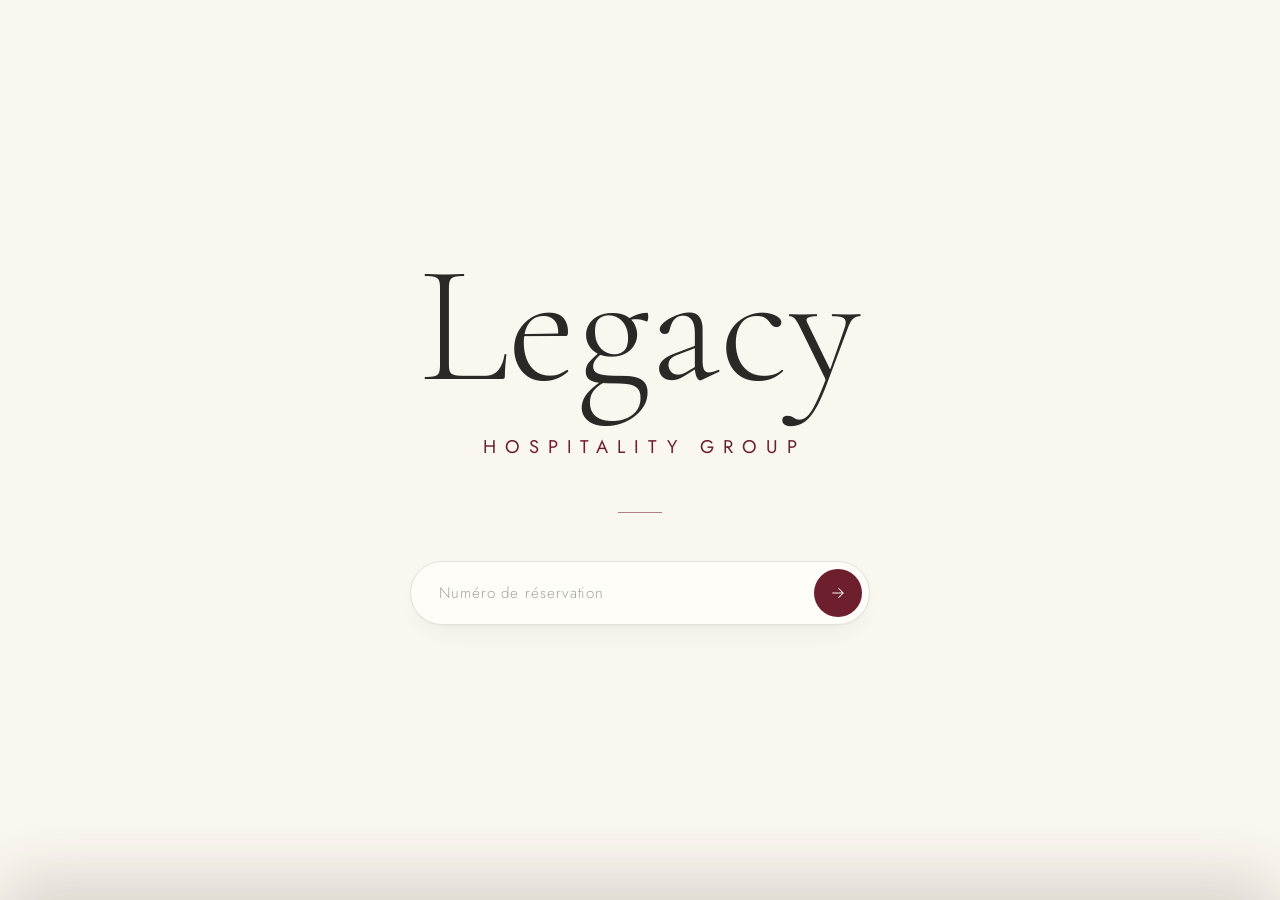
<file: index.html>
<!DOCTYPE html>
<html lang="fr">
<head>
  <meta charset="UTF-8">
  <meta name="viewport" content="width=device-width, initial-scale=1.0">
  <title>Legacy Hospitality Group</title>
  <link rel="preconnect" href="https://fonts.googleapis.com">
  <link rel="preconnect" href="https://fonts.gstatic.com" crossorigin>
  <link href="https://fonts.googleapis.com/css2?family=Cormorant+Garamond:wght@300;400;500&family=Jost:wght@300;400;500&display=swap" rel="stylesheet">
  <style>
    :root {
      --ivory: #FAF7F0;
      --cream: #F3EEE3;
      --grey-light: #E4E1DB;
      --grey: #A8A39B;
      --ink: #2B2826;
      --burgundy: #6E1F2E;
      --burgundy-deep: #561723;
    }

    * { margin: 0; padding: 0; box-sizing: border-box; }

    html, body { height: 100%; }

    body {
      background: var(--ivory);
      color: var(--ink);
      font-family: 'Jost', system-ui, sans-serif;
      font-weight: 300;
      -webkit-font-smoothing: antialiased;
      display: flex;
      align-items: center;
      justify-content: center;
      min-height: 100vh;
      padding: 24px 16px;
    }

    main {
      width: 100%;
      max-width: 960px;
      text-align: center;
      animation: rise 1.4s cubic-bezier(.2,.7,.2,1) both;
    }

    h1 {
      font-family: 'Cormorant Garamond', serif;
      font-weight: 300;
      line-height: 1.05;
      letter-spacing: 0.01em;
      color: var(--ink);
    }

    h1 .legacy {
      display: block;
      font-size: clamp(4.2rem, 16vw, 10.5rem);
    }

    h1 .group {
      display: block;
      margin-top: 22px;
      font-family: 'Jost', sans-serif;
      font-weight: 400;
      font-size: clamp(0.85rem, 2.6vw, 1.15rem);
      letter-spacing: 0.48em;
      text-transform: uppercase;
      color: var(--burgundy);
      padding-left: 0.48em; /* compense le letter-spacing final */
    }

    .divider {
      width: 44px;
      height: 1px;
      background: var(--burgundy);
      opacity: .55;
      margin: 56px auto 48px;
    }

    form {
      display: flex;
      align-items: center;
      gap: 8px;
      max-width: 460px;
      margin: 0 auto;
      padding: 7px 7px 7px 28px;
      background: #FFFDF8;
      border: 1px solid var(--grey-light);
      border-radius: 999px;
      box-shadow: 0 1px 2px rgba(43,40,38,.03), 0 12px 32px -16px rgba(43,40,38,.12);
      transition: border-color .4s ease, box-shadow .4s ease;
    }

    form:focus-within {
      border-color: rgba(110,31,46,.35);
      box-shadow: 0 1px 2px rgba(43,40,38,.03), 0 16px 40px -18px rgba(110,31,46,.25);
    }

    form.error { animation: shake .45s ease; border-color: rgba(110,31,46,.55); }

    label.sr {
      position: absolute; width: 1px; height: 1px; overflow: hidden; clip: rect(0 0 0 0);
    }

    input {
      flex: 1;
      min-width: 0;
      border: none;
      outline: none;
      background: transparent;
      font-family: 'Jost', sans-serif;
      font-size: 0.95rem;
      font-weight: 400;
      letter-spacing: 0.14em;
      text-transform: uppercase;
      color: var(--ink);
      padding: 12px 0;
    }

    input::placeholder {
      color: var(--grey);
      font-weight: 300;
      letter-spacing: 0.06em;
      text-transform: none;
    }

    button {
      flex-shrink: 0;
      width: 48px;
      height: 48px;
      border: none;
      border-radius: 50%;
      background: var(--burgundy);
      color: var(--ivory);
      cursor: pointer;
      display: grid;
      place-items: center;
      transition: background .3s ease, transform .3s ease;
    }

    button:hover { background: var(--burgundy-deep); transform: translateX(2px); }
    button:focus-visible { outline: 2px solid var(--burgundy); outline-offset: 3px; }

    button svg { width: 18px; height: 18px; }

    @keyframes rise {
      from { opacity: 0; transform: translateY(14px); }
      to   { opacity: 1; transform: none; }
    }

    @keyframes shake {
      20%, 60% { transform: translateX(-5px); }
      40%, 80% { transform: translateX(5px); }
    }

    .message {
      min-height: 1.4em;
      margin-top: 18px;
      font-size: 0.82rem;
      letter-spacing: 0.06em;
      color: var(--burgundy);
      opacity: 0;
      transition: opacity .4s ease;
    }

    .message.visible { opacity: 1; }

    /* ---------- Transition vers la page de l'hôtel ---------- */
    .curtain {
      position: fixed;
      inset: 0;
      z-index: 10;
      background: #FAF7F0; /* fond ivoire de la page de l'hôtel */
      border-radius: 32px 32px 0 0;
      box-shadow: 0 -24px 60px rgba(60, 45, 30, 0.16);
      transform: translateY(100%);
      pointer-events: none;
    }

    .leaving main {
      animation: leave .7s cubic-bezier(.5,0,.2,1) forwards;
    }

    .leaving form { border-color: rgba(110,31,46,.35); }

    .leaving .curtain {
      animation: curtain-up 1s .35s cubic-bezier(.7,0,.2,1) forwards;
    }

    @keyframes leave {
      from { opacity: 1; transform: none; filter: blur(0); }
      to   { opacity: 0; transform: translateY(-28px); filter: blur(6px); }
    }

    @keyframes curtain-up {
      from { transform: translateY(100%); }
      to   { transform: translateY(0); }
    }

    @media (prefers-reduced-motion: reduce) {
      main, form.error { animation: none; }
      .leaving main { animation: none; opacity: 0; transition: opacity .3s ease; }
      .leaving .curtain { animation: none; transform: none; }
    }
  </style>
</head>
<body>
  <main>
    <h1>
      <span class="legacy">Legacy</span>
      <span class="group">Hospitality Group</span>
    </h1>

    <div class="divider" aria-hidden="true"></div>

    <form id="booking" novalidate>
      <label class="sr" for="ref">Numéro de réservation</label>
      <input id="ref" name="ref" type="text" autocomplete="off" spellcheck="false"
             placeholder="Numéro de réservation" maxlength="24">
      <button type="submit" aria-label="Accéder à ma réservation">
        <svg viewBox="0 0 24 24" fill="none" stroke="currentColor" stroke-width="1.4" stroke-linecap="round" stroke-linejoin="round">
          <path d="M5 12h14M13 6l6 6-6 6"/>
        </svg>
      </button>
    </form>
    <p class="message" id="message" role="alert" aria-live="polite"></p>
  </main>

  <div class="curtain" aria-hidden="true"></div>

  <script>
    // Numéros de réservation → page de l'hôtel associé
    const RESERVATIONS = {
      '012345': 'shelter-co.html',
    };

    const form = document.getElementById('booking');
    const input = document.getElementById('ref');
    const message = document.getElementById('message');

    function fail(text) {
      message.textContent = text;
      message.classList.add('visible');
      form.classList.remove('error');
      void form.offsetWidth;
      form.classList.add('error');
      input.focus();
    }

    input.addEventListener('input', () => message.classList.remove('visible'));

    form.addEventListener('submit', (e) => {
      e.preventDefault();
      const ref = input.value.trim().toUpperCase();
      if (!ref) return fail('Veuillez saisir votre numéro de réservation.');
      const page = RESERVATIONS[ref];
      if (!page) return fail('Numéro de réservation introuvable.');

      // Le contenu s'efface, un rideau gris monte, puis la page de l'hôtel prend le relais
      input.blur();
      try { sessionStorage.setItem('lhg-transition', '1'); } catch (err) {}
      document.body.classList.add('leaving');
      const reduce = matchMedia('(prefers-reduced-motion: reduce)').matches;
      setTimeout(() => {
        window.location.href = page + '?ref=' + encodeURIComponent(ref);
      }, reduce ? 300 : 1400);
    });

    // Retour arrière (cache du navigateur) : on retire le rideau
    addEventListener('pageshow', (e) => {
      if (e.persisted) document.body.classList.remove('leaving');
    });
  </script>
</body>
</html>
</file>
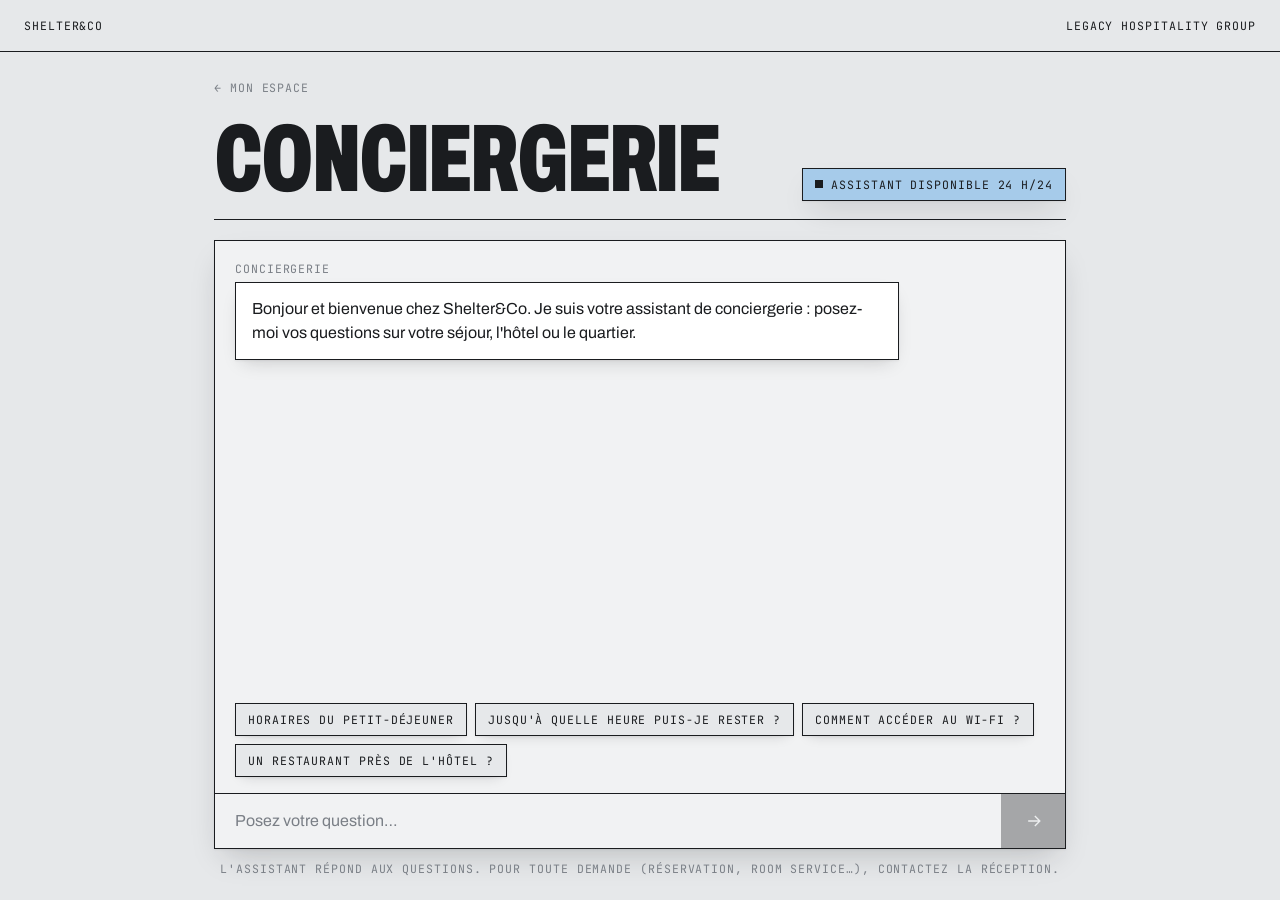
<file: conciergerie-ia.html>
<!DOCTYPE html>
<html lang="fr">
<head>
  <meta charset="UTF-8">
  <meta name="viewport" content="width=device-width, initial-scale=1.0">
  <title>Conciergerie — Shelter&amp;Co</title>
  <link rel="preconnect" href="https://fonts.googleapis.com">
  <link rel="preconnect" href="https://fonts.gstatic.com" crossorigin>
  <link href="https://fonts.googleapis.com/css2?family=Archivo:wdth,wght@62..125,300..900&family=JetBrains+Mono:wght@400;500&display=swap" rel="stylesheet">
  <style>
    :root {
      --bg: #E6E8EA;
      --panel: #F1F2F3;
      --line: #1A1C1F;
      --ink: #1A1C1F;
      --grey: #7A7F86;
      --blue: #A6CBEA;
      --blue-ink: #3F6F98;
      --shadow: 0 1px 2px rgba(26,28,31,.06), 0 14px 30px -10px rgba(26,28,31,.22);
      --shadow-up: 0 2px 4px rgba(26,28,31,.08), 0 26px 44px -12px rgba(26,28,31,.30);
    }

    * { margin: 0; padding: 0; box-sizing: border-box; }

    html, body { height: 100%; }

    body {
      background: var(--bg);
      color: var(--ink);
      font-family: 'Archivo', system-ui, sans-serif;
      -webkit-font-smoothing: antialiased;
      display: flex;
      flex-direction: column;
    }

    .mono {
      font-family: 'JetBrains Mono', ui-monospace, monospace;
      font-size: 0.72rem;
      letter-spacing: 0.08em;
      text-transform: uppercase;
    }

    .topbar {
      display: flex;
      justify-content: space-between;
      padding: 18px 24px;
      border-bottom: 1px solid var(--line);
      background: var(--bg);
    }

    main {
      flex: 1;
      min-height: 0;
      width: 100%;
      max-width: 900px;
      margin: 0 auto;
      padding: 28px 24px 24px;
      display: flex;
      flex-direction: column;
      animation: rise .7s cubic-bezier(.2,.7,.2,1) both;
    }

    .back {
      color: var(--grey);
      text-decoration: none;
      margin-bottom: 24px;
      transition: color .2s ease;
    }

    .back:hover { color: var(--ink); }

    .head {
      display: flex;
      justify-content: space-between;
      align-items: flex-end;
      gap: 16px;
      flex-wrap: wrap;
      padding-bottom: 18px;
      border-bottom: 1px solid var(--line);
      margin-bottom: 20px;
    }

    h1 {
      font-weight: 850;
      font-stretch: 62%;
      font-size: clamp(3rem, 9vw, 6rem);
      line-height: 0.85;
      text-transform: uppercase;
      letter-spacing: -0.02em;
    }

    .status {
      display: inline-flex;
      align-items: center;
      gap: 8px;
      background: var(--blue);
      border: 1px solid var(--line);
      padding: 8px 12px;
      box-shadow: var(--shadow);
    }

    .status::before {
      content: '';
      width: 8px;
      height: 8px;
      background: var(--ink);
      animation: blink 2s ease-in-out infinite;
    }

    /* ---------- Fenêtre de discussion ---------- */
    .chat {
      flex: 1;
      min-height: 320px;
      display: flex;
      flex-direction: column;
      border: 1px solid var(--line);
      background: var(--panel);
      box-shadow: var(--shadow);
    }

    .log {
      flex: 1;
      min-height: 0;
      overflow-y: auto;
      padding: 20px;
      display: flex;
      flex-direction: column;
      gap: 14px;
      scroll-behavior: smooth;
    }

    .msg {
      max-width: 82%;
      display: flex;
      flex-direction: column;
      gap: 6px;
      animation: rise .35s cubic-bezier(.2,.7,.2,1) both;
    }

    .msg .who { color: var(--grey); }

    .msg .bubble {
      padding: 14px 16px;
      border: 1px solid var(--line);
      font-size: 1rem;
      line-height: 1.5;
      white-space: pre-wrap;
      overflow-wrap: anywhere;
      box-shadow: 0 1px 2px rgba(26,28,31,.06), 0 8px 18px -8px rgba(26,28,31,.22);
    }

    .msg.bot { align-self: flex-start; }
    .msg.bot .bubble { background: #fff; }

    .msg.user { align-self: flex-end; align-items: flex-end; }
    .msg.user .bubble { background: var(--blue); }

    .msg.error .bubble { background: var(--bg); color: var(--grey); border-style: dashed; }

    /* points d'attente pendant que l'assistant écrit */
    .typing { display: inline-flex; gap: 5px; padding: 4px 0; }
    .typing i {
      width: 7px;
      height: 7px;
      background: var(--ink);
      animation: dot 1.2s ease-in-out infinite;
    }
    .typing i:nth-child(2) { animation-delay: .15s; }
    .typing i:nth-child(3) { animation-delay: .3s; }

    .suggestions {
      display: flex;
      flex-wrap: wrap;
      gap: 8px;
      padding: 0 20px 16px;
    }

    .suggestions[hidden] { display: none; }

    .suggestions button {
      padding: 8px 12px;
      border: 1px solid var(--line);
      background: var(--bg);
      color: var(--ink);
      cursor: pointer;
      box-shadow: 0 1px 2px rgba(26,28,31,.06), 0 6px 14px -8px rgba(26,28,31,.22);
      transition: background .2s ease, transform .2s ease;
    }

    .suggestions button:hover { background: var(--blue); transform: translateY(-2px); }

    .composer {
      display: flex;
      align-items: stretch;
      border-top: 1px solid var(--line);
    }

    .composer textarea {
      flex: 1;
      min-width: 0;
      resize: none;
      border: none;
      outline: none;
      background: transparent;
      padding: 16px 20px;
      font-family: 'Archivo', sans-serif;
      font-size: 1rem;
      line-height: 1.4;
      max-height: 140px;
      color: var(--ink);
    }

    .composer textarea::placeholder { color: var(--grey); }

    .composer:focus-within { box-shadow: inset 0 0 0 2px var(--blue-ink); }

    .send {
      flex-shrink: 0;
      width: 64px;
      border: none;
      border-left: 1px solid var(--line);
      background: var(--ink);
      color: var(--bg);
      cursor: pointer;
      display: grid;
      place-items: center;
      transition: background .2s ease, color .2s ease;
    }

    .send:hover:not(:disabled) { background: var(--blue); color: var(--ink); }
    .send:disabled { opacity: .35; cursor: not-allowed; }
    .send svg { width: 20px; height: 20px; fill: none; stroke: currentColor; stroke-width: 1.6; }

    .note { color: var(--grey); margin-top: 12px; text-align: center; }

    @keyframes rise {
      from { opacity: 0; transform: translateY(10px); }
      to   { opacity: 1; transform: none; }
    }

    @keyframes dot {
      0%, 80%, 100% { transform: scale(.5); opacity: .4; }
      40% { transform: scale(1); opacity: 1; }
    }

    @keyframes blink { 50% { opacity: .25; } }

    @media (max-width: 760px) {
      .topbar { padding: 14px 16px; }
      main { padding: 20px 16px 16px; }
      .log { padding: 16px; }
      .msg { max-width: 92%; }
      .suggestions { padding: 0 16px 14px; }
      .composer textarea { padding: 14px 16px; }
      .send { width: 56px; }
    }

    @media (prefers-reduced-motion: reduce) {
      main, .msg { animation: none; }
      .log { scroll-behavior: auto; }
    }
  </style>
</head>
<body>
  <header class="topbar mono">
    <span>Shelter&amp;Co</span>
    <span>Legacy Hospitality Group</span>
  </header>

  <main>
    <a class="back mono" id="back" href="shelter-co.html#espace">← Mon espace</a>

    <div class="head">
      <h1>Conciergerie</h1>
      <span class="status mono">Assistant disponible 24&nbsp;h/24</span>
    </div>

    <section class="chat" aria-label="Discussion avec l'assistant de conciergerie">
      <div class="log" id="log" role="log" aria-live="polite"></div>

      <div class="suggestions" id="suggestions">
        <button type="button" class="mono">Horaires du petit-déjeuner</button>
        <button type="button" class="mono">Jusqu'à quelle heure puis-je rester ?</button>
        <button type="button" class="mono">Comment accéder au Wi-Fi ?</button>
        <button type="button" class="mono">Un restaurant près de l'hôtel ?</button>
      </div>

      <form class="composer" id="composer">
        <label for="input" class="mono" style="position:absolute;width:1px;height:1px;overflow:hidden;clip:rect(0 0 0 0)">Votre question</label>
        <textarea id="input" rows="1" maxlength="2000" placeholder="Posez votre question…"></textarea>
        <button class="send" id="send" type="submit" aria-label="Envoyer" disabled>
          <svg viewBox="0 0 24 24" aria-hidden="true"><path d="M5 12h14M13 6l6 6-6 6"/></svg>
        </button>
      </form>
    </section>

    <p class="note mono">L'assistant répond aux questions. Pour toute demande (réservation, room service…), contactez la réception.</p>
  </main>

  <script>
    const ref = new URLSearchParams(location.search).get('ref') || '';
    if (ref) {
      document.getElementById('back').href =
        'shelter-co.html?ref=' + encodeURIComponent(ref) + '#espace';
    }

    const log = document.getElementById('log');
    const form = document.getElementById('composer');
    const input = document.getElementById('input');
    const send = document.getElementById('send');
    const suggestions = document.getElementById('suggestions');

    // Historique envoyé au serveur (texte uniquement)
    const history = [];
    let busy = false;

    function addMessage(role, text) {
      const wrap = document.createElement('div');
      wrap.className = 'msg ' + (role === 'user' ? 'user' : 'bot');
      const who = document.createElement('span');
      who.className = 'who mono';
      who.textContent = role === 'user' ? 'Vous' : 'Conciergerie';
      const bubble = document.createElement('div');
      bubble.className = 'bubble';
      bubble.textContent = text;
      wrap.append(who, bubble);
      log.appendChild(wrap);
      log.scrollTop = log.scrollHeight;
      return { wrap, bubble };
    }

    function typing(bubble) {
      bubble.innerHTML = '<span class="typing" aria-label="L\'assistant écrit"><i></i><i></i><i></i></span>';
    }

    function refreshSend() {
      send.disabled = busy || !input.value.trim();
    }

    function autosize() {
      input.style.height = 'auto';
      input.style.height = Math.min(input.scrollHeight, 140) + 'px';
    }

    // Lecture du flux Server-Sent Events renvoyé par /api/chat
    async function readStream(response, onEvent) {
      const reader = response.body.getReader();
      const decoder = new TextDecoder();
      let buffer = '';
      for (;;) {
        const { value, done } = await reader.read();
        if (done) break;
        buffer += decoder.decode(value, { stream: true });
        let cut;
        while ((cut = buffer.indexOf('\n\n')) >= 0) {
          const chunk = buffer.slice(0, cut);
          buffer = buffer.slice(cut + 2);
          const line = chunk.split('\n').find((l) => l.startsWith('data: '));
          if (line) onEvent(JSON.parse(line.slice(6)));
        }
      }
    }

    async function ask(question) {
      question = question.trim();
      if (!question || busy) return;
      busy = true;
      suggestions.hidden = true;
      input.value = '';
      autosize();
      refreshSend();

      addMessage('user', question);
      history.push({ role: 'user', content: question });

      const { wrap, bubble } = addMessage('assistant', '');
      typing(bubble);
      let answer = '';
      let failed = '';

      try {
        const response = await fetch('/api/chat', {
          method: 'POST',
          headers: { 'Content-Type': 'application/json' },
          body: JSON.stringify({ ref, messages: history }),
        });
        if (!response.ok || !response.body) {
          const data = await response.json().catch(() => ({}));
          throw new Error(data.error || 'L\'assistant est momentanément indisponible.');
        }
        await readStream(response, (event) => {
          if (event.text) {
            answer += event.text;
            bubble.textContent = answer;
            log.scrollTop = log.scrollHeight;
          }
          if (event.error) failed = event.error;
        });
      } catch (err) {
        failed = err && err.message && !/fetch/i.test(err.message)
          ? err.message
          : 'Connexion à l\'assistant impossible. Le site doit être ouvert via le serveur (serveur.py).';
      }

      if (answer.trim()) {
        history.push({ role: 'assistant', content: answer });
      } else {
        // pas de réponse : on retire la question de l'historique pour pouvoir la reposer
        history.pop();
      }
      if (failed && !answer.trim()) {
        wrap.classList.add('error');
        bubble.textContent = failed;
      }

      busy = false;
      refreshSend();
      input.focus();
    }

    form.addEventListener('submit', (e) => {
      e.preventDefault();
      ask(input.value);
    });

    // Entrée pour envoyer, Maj+Entrée pour aller à la ligne
    input.addEventListener('keydown', (e) => {
      if (e.key === 'Enter' && !e.shiftKey && !e.isComposing) {
        e.preventDefault();
        ask(input.value);
      }
    });

    input.addEventListener('input', () => { autosize(); refreshSend(); });

    suggestions.addEventListener('click', (e) => {
      const btn = e.target.closest('button');
      if (btn) ask(btn.textContent);
    });

    addMessage('assistant',
      'Bonjour et bienvenue chez Shelter&Co. Je suis votre assistant de conciergerie : ' +
      'posez-moi vos questions sur votre séjour, l\'hôtel ou le quartier.');
  </script>
</body>
</html>
</file>
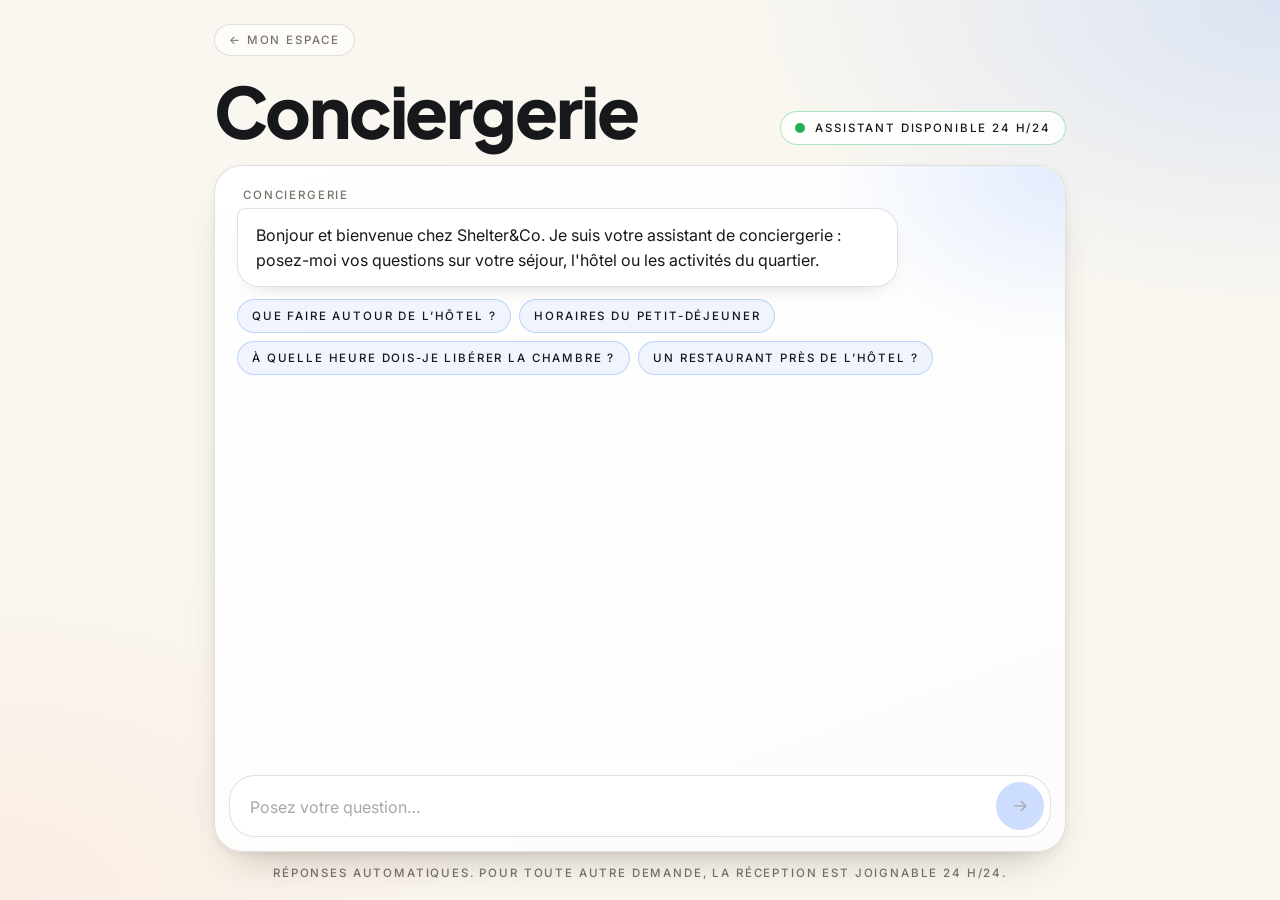
<file: conciergerie.html>
<!DOCTYPE html>
<html lang="fr">
<head>
  <meta charset="UTF-8">
  <meta name="viewport" content="width=device-width, initial-scale=1.0">
  <title>Conciergerie — Shelter&amp;Co</title>
  <script>
    // Arrivée depuis une tuile de Mon espace : le contenu arrive en glissant
    try {
      if (sessionStorage.getItem('lhg-portal')) document.documentElement.classList.add('portal-in');
      sessionStorage.removeItem('lhg-portal');
    } catch (e) {}
  </script>
  <link rel="preconnect" href="https://fonts.googleapis.com">
  <link rel="preconnect" href="https://fonts.gstatic.com" crossorigin>
  <link href="https://fonts.googleapis.com/css2?family=Plus+Jakarta+Sans:wght@500;600;700;800&family=Inter:wght@400;500;600&display=swap" rel="stylesheet">
  <link rel="stylesheet" href="assets/urbain.css">
  <style>
    :root { --accent: var(--blue); }

    html, body { height: 100%; }

    body {
      display: flex;
      flex-direction: column;
    }

    main {
      flex: 1;
      min-height: 0;
      width: 100%;
      max-width: 900px;
      margin: 0 auto;
      padding: 24px 24px 20px;
      display: flex;
      flex-direction: column;
      animation: rise .8s var(--ease) both;
    }

    .back { align-self: flex-start; margin-bottom: 22px; }

    .head {
      display: flex;
      justify-content: space-between;
      align-items: flex-end;
      gap: 16px;
      flex-wrap: wrap;
      margin-bottom: 20px;
    }

    h1 {
      font-family: 'Plus Jakarta Sans', sans-serif;
      font-weight: 800;
      font-size: clamp(2.4rem, 7vw, 4.4rem);
      line-height: 0.95;
      letter-spacing: -0.03em;
    }

    .status {
      display: inline-flex;
      align-items: center;
      gap: 10px;
      padding: 9px 14px;
      border-radius: 999px;
      background: rgba(255, 255, 255, 0.85);
      border: 1px solid color-mix(in srgb, #1FAF55 35%, transparent);
    }

    /* voyant « disponible » : vert franc avec une onde qui pulse */
    .status::before {
      content: '';
      width: 10px;
      height: 10px;
      border-radius: 50%;
      background: #1FAF55;
      box-shadow: 0 0 0 0 rgba(31, 175, 85, 0.55);
      animation: live 1.8s ease-out infinite;
    }

    /* ---------- Fenêtre de discussion ---------- */
    .chat {
      position: relative;
      flex: 1;
      min-height: 340px;
      display: flex;
      flex-direction: column;
      overflow: hidden;
      isolation: isolate;
      border-radius: 28px;
      background: var(--card-bg);
      border: 1px solid var(--stroke);
      box-shadow: var(--shadow);
    }

    /* halo de couleur : dégradé qui épouse l'arrondi (pas de cercle flouté qui déborde) */
    .chat::before {
      content: '';
      position: absolute;
      inset: 0;
      border-radius: inherit;
      background: radial-gradient(360px 260px at 100% 0%, color-mix(in srgb, var(--blue) 32%, transparent), transparent 70%);
      opacity: .6;
      z-index: -1;
      pointer-events: none;
      transition: opacity .45s ease;
    }

    .log {
      flex: 1;
      min-height: 0;
      overflow-y: auto;
      padding: 22px;
      display: flex;
      flex-direction: column;
      gap: 14px;
      scroll-behavior: smooth;
      transform: translateZ(0);
      -webkit-transform: translateZ(0);
    }

    .msg {
      max-width: 82%;
      display: flex;
      flex-direction: column;
      gap: 6px;
      animation: rise .4s var(--ease) both;
    }

    .msg .who { color: var(--muted); padding: 0 6px; }

    .msg .bubble {
      padding: 14px 18px;
      border-radius: 22px;
      font-size: 1rem;
      line-height: 1.55;
      white-space: pre-wrap;
      overflow-wrap: anywhere;
    }

    .msg.bot { align-self: flex-start; }

    .msg.bot .bubble {
      background: #fff;
      border: 1px solid var(--stroke);
      border-top-left-radius: 8px;
      box-shadow: 0 10px 24px -18px rgba(60, 45, 30, 0.4);
    }

    .msg.user { align-self: flex-end; align-items: flex-end; }

    .msg.user .bubble {
      background: var(--blue);
      color: var(--on-accent);
      border-top-right-radius: 8px;
      box-shadow: 0 14px 30px -16px color-mix(in srgb, var(--blue) 80%, transparent);
    }

    .msg.error .bubble { color: var(--muted); border-style: dashed; }

    .typing { display: inline-flex; gap: 5px; padding: 4px 0; }

    .typing i {
      width: 7px;
      height: 7px;
      border-radius: 50%;
      background: var(--text);
      animation: dot 1.2s ease-in-out infinite;
    }

    .typing i:nth-child(2) { animation-delay: .15s; }
    .typing i:nth-child(3) { animation-delay: .3s; }

    /* suggestions : affichées dans le fil, sous la dernière réponse */
    .suggestions {
      display: flex;
      flex-wrap: wrap;
      gap: 8px;
      max-width: 92%;
      margin-top: -2px;
      animation: rise .4s var(--ease) both;
    }

    .suggestions button {
      padding: 9px 14px;
      border-radius: 999px;
      border: 1px solid color-mix(in srgb, var(--blue) 40%, transparent);
      background: color-mix(in srgb, var(--blue) 10%, transparent);
      color: var(--text);
      cursor: pointer;
      transition: background .25s ease, color .25s ease, transform .3s var(--ease);
    }

    .suggestions button:hover {
      background: var(--blue);
      color: var(--on-accent);
      transform: translateY(-2px);
    }

    .composer {
      display: flex;
      align-items: flex-end;
      gap: 10px;
      margin: 0 14px 14px;
      padding: 6px 6px 6px 8px;
      border-radius: 26px;
      background: rgba(255, 255, 255, 0.85);
      border: 1px solid var(--stroke);
      transition: border-color .2s ease, box-shadow .2s ease;
    }

    .composer:focus-within {
      border-color: color-mix(in srgb, var(--blue) 60%, transparent);
      box-shadow: 0 0 0 4px color-mix(in srgb, var(--blue) 16%, transparent);
    }

    .composer textarea {
      flex: 1;
      min-width: 0;
      resize: none;
      border: none;
      background: transparent;
      box-shadow: none;
      padding: 12px 12px;
      max-height: 140px;
      line-height: 1.4;
    }

    .composer textarea:focus { box-shadow: none; background: transparent; }

    .send {
      flex-shrink: 0;
      width: 48px;
      height: 48px;
      border: none;
      border-radius: 50%;
      background: var(--blue);
      color: var(--on-accent);
      cursor: pointer;
      display: grid;
      place-items: center;
      transition: transform .3s var(--ease), filter .2s ease, opacity .2s ease;
    }

    .send:hover:not(:disabled) { transform: rotate(-45deg); filter: brightness(1.08); }
    .send:disabled { opacity: .35; cursor: not-allowed; }
    .send svg { width: 20px; height: 20px; fill: none; stroke: currentColor; stroke-width: 1.8; }

    .note { color: var(--muted); margin-top: 14px; text-align: center; }

    @keyframes dot {
      0%, 80%, 100% { transform: scale(.5); opacity: .4; }
      40% { transform: scale(1); opacity: 1; }
    }

    @keyframes live {
      0%   { box-shadow: 0 0 0 0 rgba(31, 175, 85, 0.55); }
      70%  { box-shadow: 0 0 0 9px rgba(31, 175, 85, 0); }
      100% { box-shadow: 0 0 0 0 rgba(31, 175, 85, 0); }
    }

    @media (max-width: 760px) {
      main { padding: 20px 16px 14px; }
      .log { padding: 16px; }
      .msg { max-width: 92%; }
      .composer { margin: 0 10px 10px; }
    }

  </style>
</head>
<body>

  <main>
    <a class="back mono" id="back" href="shelter-co.html#espace">← Mon espace</a>

    <div class="head">
      <h1>Conciergerie</h1>
      <span class="status mono">Assistant disponible 24&nbsp;h/24</span>
    </div>

    <section class="chat" aria-label="Discussion avec l'assistant de conciergerie">
      <div class="log" id="log" role="log" aria-live="polite"></div>


      <form class="composer" id="composer">
        <label for="input" class="mono" style="position:absolute;width:1px;height:1px;overflow:hidden;clip:rect(0 0 0 0)">Votre question</label>
        <textarea id="input" rows="1" maxlength="2000" placeholder="Posez votre question…"></textarea>
        <button class="send" id="send" type="submit" aria-label="Envoyer" disabled>
          <svg viewBox="0 0 24 24" aria-hidden="true"><path d="M5 12h14M13 6l6 6-6 6"/></svg>
        </button>
      </form>
    </section>

    <p class="note mono">Réponses automatiques. Pour toute autre demande, la réception est joignable 24&nbsp;h/24.</p>
  </main>

  <script src="assets/activites-data.js"></script>
  <script src="assets/conciergerie-data.js"></script>
  <script>
    // ------------------------------------------------------------------
    // Assistant de conciergerie à réponses programmées (gratuit, sans IA).
    // Chaque sujet : une question type, des mots-clés, une réponse.
    // Données de démonstration — à adapter aux vraies infos de l'hôtel.
    // ------------------------------------------------------------------

    const RESERVATIONS = {
      '012345': {
        room: '412 — Suite Deluxe',
        arrival: 'lundi 12 octobre',
        departure: 'jeudi 15 octobre',
        checkout: '14:00',
        tier: 'Silver',
        points: '12 480',
        toGold: '2 520',
        lp: '1 500',
      },
    };

    const ref = new URLSearchParams(location.search).get('ref') || '';
    const r = RESERVATIONS[ref] || null;
    // points et solde LP à jour (activités réservées)
    const ACT = window.LHG_ACTIVITES;
    if (r && ACT && ACT.STAYS[ref]) {
      const f = (n) => new Intl.NumberFormat('fr-FR').format(n).replace(/\u202F/g, '\u00A0');
      const pts = ACT.loyaltyPoints(ref);
      r.points = f(pts);
      r.toGold = f(Math.max(0, ACT.STAYS[ref].nextTierAt - pts));
      r.lp = f(ACT.balance(ref));
    }

    // Les 100 questions-réponses sont dans assets/conciergerie-data.js (un seul fichier à modifier)
    const DATA = window.CONCIERGE;
    const TOPICS = DATA.topics.map((t) => ({ ...t }));
    const INDEX = Object.fromEntries(TOPICS.map((t, i) => [t.id, i]));
    TOPICS.forEach((t) => {
      const answer = t.a;
      t.a = () => answer(r);                       // réponse personnalisée avec la réservation
      t.next = t.next.map((id) => INDEX[id]);      // suggestions : identifiants → positions
    });
    const FALLBACK = DATA.fallback;
    const START = DATA.start.map((id) => INDEX[id]);
    const POPULAR = DATA.popular.map((id) => INDEX[id]);

    // ------------------------------------------------------------------

    if (ref) {
      document.getElementById('back').href =
        'shelter-co.html?ref=' + encodeURIComponent(ref) + '#espace';
    }

    const log = document.getElementById('log');
    const form = document.getElementById('composer');
    const input = document.getElementById('input');
    const send = document.getElementById('send');
    const reduce = matchMedia('(prefers-reduced-motion: reduce)').matches;
    let busy = false;

    // Un mot-clé précédé de « ~ » est faible : il ne compte que pour moitié
    // (« matin », « venir »… apparaissent dans beaucoup de questions).

    // minuscules, sans accents ni ponctuation : « Petit-déj ? » → « petit dej »
    const normalize = (s) => ' ' + s.toLowerCase()
      .normalize('NFD').replace(/[̀-ͯ]/g, '')
      .replace(/[^a-z0-9]+/g, ' ').trim() + ' ';

    TOPICS.forEach((t) => {
      t.norm = t.keys.map((k) => ({
        text: normalize(k.replace(/^~/, '')).trim(),
        weight: k.startsWith('~') ? 0.5 : 1,
      }));
    });

    // Le sujet dont le plus de mots-clés apparaissent (les expressions longues comptent plus)
    function findTopic(text) {
      const n = normalize(text);
      let best = null;
      let bestScore = 0;
      TOPICS.forEach((t) => {
        let score = 0;
        t.norm.forEach((k) => {
          if (n.includes(' ' + k.text)) score += k.text.split(' ').length * k.weight;
        });
        if (score > bestScore) { best = t; bestScore = score; }
      });
      return best;
    }

    function addMessage(role, text) {
      const wrap = document.createElement('div');
      wrap.className = 'msg ' + (role === 'user' ? 'user' : 'bot');
      const who = document.createElement('span');
      who.className = 'who mono';
      who.textContent = role === 'user' ? 'Vous' : 'Conciergerie';
      const bubble = document.createElement('div');
      bubble.className = 'bubble';
      bubble.textContent = text;
      wrap.append(who, bubble);
      log.appendChild(wrap);
      log.scrollTop = log.scrollHeight;
      return bubble;
    }

    // une seule rangée de suggestions à la fois, placée sous la dernière réponse
    function clearSuggestions() {
      log.querySelectorAll('.suggestions').forEach((el) => {
        el.style.display = 'none'; // libère la place avant la suppression (évite les restes d'affichage)
        el.remove();
      });
    }

    function showSuggestions(indexes) {
      clearSuggestions();
      if (!indexes.length) return;
      const group = document.createElement('div');
      group.className = 'suggestions';
      group.setAttribute('role', 'group');
      group.setAttribute('aria-label', 'Suggestions de questions');
      indexes.forEach((i) => {
        const b = document.createElement('button');
        b.type = 'button';
        b.className = 'mono';
        b.dataset.index = i;
        b.textContent = TOPICS[i].q;
        group.appendChild(b);
      });
      log.appendChild(group);
      log.scrollTop = log.scrollHeight;
    }

    function refreshSend() {
      send.disabled = busy || !input.value.trim();
    }

    function autosize() {
      input.style.height = 'auto';
      input.style.height = Math.min(input.scrollHeight, 140) + 'px';
    }

    // topicIndex : sujet choisi directement via une suggestion
    function ask(question, topicIndex) {
      question = question.trim();
      if (!question || busy) return;
      busy = true;
      input.value = '';
      autosize();
      refreshSend();
      clearSuggestions();

      addMessage('user', question);
      const topic = Number.isInteger(topicIndex) ? TOPICS[topicIndex] : findTopic(question);

      const bubble = addMessage('assistant', '');
      bubble.innerHTML = '<span class="typing" aria-label="L\'assistant écrit"><i></i><i></i><i></i></span>';

      // petit délai d'écriture pour un échange plus naturel
      setTimeout(() => {
        if (topic) {
          bubble.textContent = topic.a();
          showSuggestions(topic.next);
        } else {
          bubble.textContent = FALLBACK;
          showSuggestions(POPULAR);
        }
        busy = false;
        refreshSend();
        log.scrollTop = log.scrollHeight;
        input.focus();
      }, reduce ? 0 : 500 + Math.random() * 400);
    }

    form.addEventListener('submit', (e) => {
      e.preventDefault();
      ask(input.value);
    });

    // Entrée pour envoyer, Maj+Entrée pour aller à la ligne
    input.addEventListener('keydown', (e) => {
      if (e.key === 'Enter' && !e.shiftKey && !e.isComposing) {
        e.preventDefault();
        ask(input.value);
      }
    });

    input.addEventListener('input', () => { autosize(); refreshSend(); });

    log.addEventListener('click', (e) => {
      const btn = e.target.closest('.suggestions button');
      if (btn) ask(btn.textContent, Number(btn.dataset.index));
    });

    addMessage('assistant',
      'Bonjour et bienvenue chez Shelter&Co. Je suis votre assistant de conciergerie : ' +
      'posez-moi vos questions sur votre séjour, l\'hôtel ou les activités du quartier.');
    showSuggestions(START);
  
  </script>
</body>
</html>
</file>
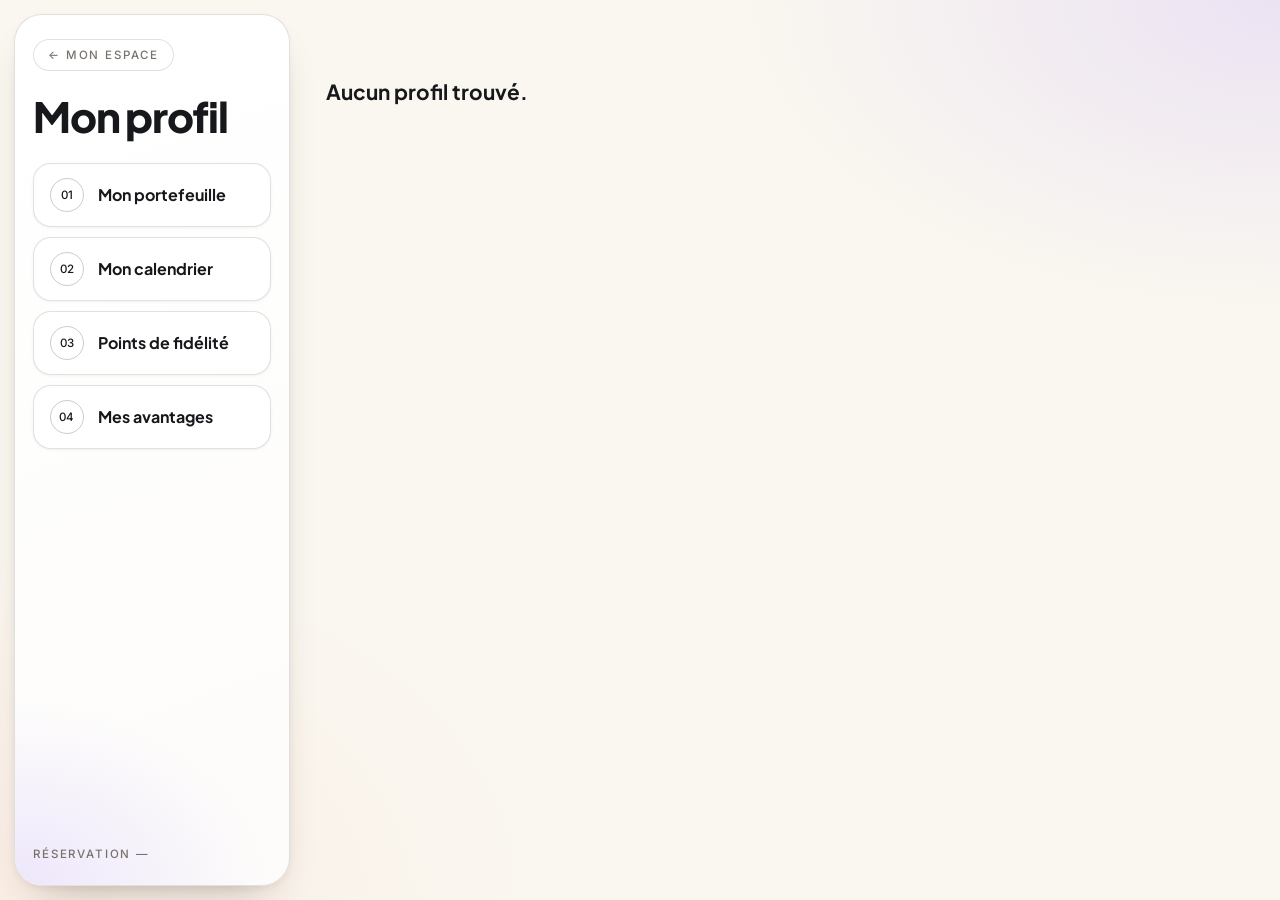
<file: mon-profil.html>
<!DOCTYPE html>
<html lang="fr">
<head>
  <meta charset="UTF-8">
  <meta name="viewport" content="width=device-width, initial-scale=1.0">
  <title>Mon profil — Shelter&amp;Co</title>
  <script>
    // Arrivée depuis une tuile de Mon espace : le contenu arrive en glissant
    try {
      if (sessionStorage.getItem('lhg-portal')) document.documentElement.classList.add('portal-in');
      sessionStorage.removeItem('lhg-portal');
    } catch (e) {}
  </script>
  <link rel="preconnect" href="https://fonts.googleapis.com">
  <link rel="preconnect" href="https://fonts.gstatic.com" crossorigin>
  <link href="https://fonts.googleapis.com/css2?family=Plus+Jakarta+Sans:wght@500;600;700;800&family=Inter:wght@400;500;600&display=swap" rel="stylesheet">
  <link rel="stylesheet" href="assets/urbain.css">
  <style>
    :root {
      --accent: var(--violet);
      --bar: 0px;
      /* Mon profil : uniquement des nuances de violet */
      --v-profond: #6E4FD8;   /* Mon portefeuille : violet profond */
      --v-indigo: #8F73F2;    /* Mon calendrier : violet soutenu */
      --v-violet: #B6A1FF;    /* Points de fidélité : violet moyen */
      --v-lavande: #DDD1FF;   /* Mes avantages : lavande pâle */
    }

    .layout {
      display: grid;
      grid-template-columns: 290px minmax(0, 1fr);
      gap: 8px;
      max-width: 1320px;
      margin: 0 auto;
      min-height: calc(100vh - var(--bar));
    }

    /* ---------- Bandeau vertical (verre flottant) ---------- */
    .side {
      position: sticky;
      top: calc(var(--bar) + 14px);
      align-self: start;
      height: calc(100vh - var(--bar) - 28px);
      margin: 14px 0 14px 14px;
      display: flex;
      flex-direction: column;
      gap: 26px;
      padding: 24px 18px;
      border-radius: 28px;
      overflow: hidden;
      isolation: isolate;
      background: var(--card-bg);
      border: 1px solid var(--stroke);
      backdrop-filter: blur(22px);
      -webkit-backdrop-filter: blur(22px);
      box-shadow: var(--shadow);
    }

    /* halo de couleur : dégradé qui épouse l'arrondi (pas de cercle flouté qui déborde) */
    .side::before {
      content: '';
      position: absolute;
      inset: 0;
      border-radius: inherit;
      background: radial-gradient(360px 260px at 0% 100%, color-mix(in srgb, var(--violet) 32%, transparent), transparent 70%);
      opacity: .7;
      z-index: -1;
      pointer-events: none;
      transition: opacity .45s ease;
    }

    .back { align-self: flex-start; }

    .side h1 {
      font-family: 'Plus Jakarta Sans', sans-serif;
      font-weight: 800;
      font-size: 2.6rem;
      line-height: 0.95;
      letter-spacing: -0.03em;
    }

    .tabs { display: flex; flex-direction: column; gap: 10px; }

    .tab {
      --c: var(--violet);
      display: flex;
      align-items: center;
      gap: 14px;
      padding: 14px 16px;
      border-radius: 18px;
      border: 1px solid var(--stroke);
      background: #fff;
      color: var(--text);
      box-shadow: 0 1px 3px rgba(60, 45, 30, 0.06);
      text-align: left;
      cursor: pointer;
      transition: background .3s ease, color .3s ease, border-color .3s ease, transform .4s var(--ease);
    }

    #tab-portefeuille { --c: var(--v-profond); }
    #tab-calendrier { --c: var(--v-indigo); }
    #tab-points { --c: var(--v-violet); }
    #tab-avantages { --c: var(--v-lavande); }
    #tab-portefeuille[aria-selected="true"],
    #tab-calendrier[aria-selected="true"] { color: #fff; } /* texte blanc sur le violet profond */

    .tab .idx {
      display: grid;
      place-items: center;
      flex-shrink: 0;
      width: 34px;
      height: 34px;
      border-radius: 50%;
      border: 1px solid var(--stroke-2);
      letter-spacing: 0.04em;
      transition: background .3s ease, color .3s ease, border-color .3s ease;
    }

    .tab .label {
      font-family: 'Plus Jakarta Sans', sans-serif;
      font-weight: 700;
      font-size: 1rem;
      display: flex;
      justify-content: space-between;
      flex: 1;
      gap: 8px;
    }

    .tab .label span { opacity: 0; transform: translateX(-6px); transition: opacity .3s ease, transform .3s var(--ease); }

    .tab:hover { border-color: color-mix(in srgb, var(--c) 60%, transparent); transform: translateY(-2px); }

    .tab[aria-selected="true"] {
      color: var(--on-accent);
      background: var(--c);
      border-color: var(--c);
      box-shadow: 0 16px 34px -16px color-mix(in srgb, var(--c) 75%, transparent);
    }

    .tab[aria-selected="true"] .idx { background: #fff; border-color: #fff; color: var(--text); }
    .tab[aria-selected="true"] .label span { opacity: 1; transform: none; }

    .side-foot { margin-top: auto; color: var(--muted); }

    /* ---------- Contenu ---------- */
    .content {
      min-width: 0;
      padding: 30px 28px 72px;
      max-width: 1000px;
    }

    .panel[hidden] { display: none; }
    .panel { animation: rise .55s var(--ease) both; }

    .panel-head {
      display: flex;
      justify-content: space-between;
      align-items: flex-end;
      gap: 16px;
      flex-wrap: wrap;
      margin-bottom: 26px;
    }

    .panel-head h2 {
      font-family: 'Plus Jakarta Sans', sans-serif;
      font-weight: 800;
      font-size: clamp(2.2rem, 5.5vw, 4rem);
      line-height: 0.95;
      letter-spacing: -0.03em;
    }

    .tag {
      display: inline-flex;
      align-items: center;
      gap: 8px;
      padding: 9px 14px;
      border-radius: 999px;
      background: color-mix(in srgb, var(--violet) 16%, transparent);
      border: 1px solid color-mix(in srgb, var(--violet) 45%, transparent);
    }

    .tag::before {
      content: '';
      width: 8px;
      height: 8px;
      border-radius: 50%;
      background: var(--violet);
      box-shadow: 0 0 12px var(--violet);
    }

    .cards {
      display: grid;
      grid-template-columns: repeat(2, minmax(0, 1fr));
      gap: 14px;
    }

    .cards[hidden] { display: none; }

    .card {
      --c: var(--violet);
      position: relative;
      overflow: hidden;
      isolation: isolate;
      display: flex;
      flex-direction: column;
      justify-content: space-between;
      gap: 26px;
      min-height: 170px;
      padding: 22px;
      border-radius: var(--radius);
      background: var(--card-bg);
      border: 1px solid var(--stroke);
      backdrop-filter: blur(20px);
      -webkit-backdrop-filter: blur(20px);
      box-shadow: var(--shadow);
      transition: transform .45s var(--ease), box-shadow .45s var(--ease), border-color .45s ease;
    }

    /* halo de couleur : dégradé qui épouse l'arrondi (pas de cercle flouté qui déborde) */
    .card::before {
      content: '';
      position: absolute;
      inset: 0;
      border-radius: inherit;
      background: radial-gradient(360px 260px at 100% 0%, color-mix(in srgb, var(--c) 32%, transparent), transparent 70%);
      opacity: .7;
      z-index: -1;
      pointer-events: none;
      transition: opacity .45s ease;
    }

    .card:hover {
      transform: translateY(-4px);
      border-color: color-mix(in srgb, var(--c) 45%, transparent);
      box-shadow: 0 30px 60px -24px color-mix(in srgb, var(--c) 40%, transparent);
    }

    .card:hover::before { opacity: 1; }

    .card.wide { grid-column: 1 / -1; }

    /* carte « mise en avant » : dégradé coloré */
    .card.dark {
      background:
        radial-gradient(420px 220px at 100% 0%, color-mix(in srgb, var(--c) 45%, transparent), transparent 70%),
        linear-gradient(150deg, #24222E, #17181C);
      border-color: color-mix(in srgb, var(--c) 30%, transparent);
    }

    .card.dark .k { color: rgba(245, 245, 247, 0.7); }

    .k { color: var(--muted); display: flex; justify-content: space-between; align-items: center; gap: 12px; }

    .big {
      font-family: 'Plus Jakarta Sans', sans-serif;
      font-weight: 800;
      font-size: clamp(2.6rem, 7vw, 4.4rem);
      line-height: 0.9;
      letter-spacing: -0.03em;
    }

    .big small {
      font-size: 0.34em;
      font-weight: 600;
      letter-spacing: 0;
      color: var(--muted);
      margin-left: 6px;
    }

    .v {
      font-family: 'Plus Jakarta Sans', sans-serif;
      font-weight: 700;
      font-size: clamp(1.1rem, 2vw, 1.35rem);
      letter-spacing: -0.01em;
      line-height: 1.2;
    }

    .v-sub { color: var(--muted); margin-top: 8px; }

    .progress {
      height: 12px;
      border-radius: 999px;
      background: rgba(23, 24, 27, 0.08);
      overflow: hidden;
    }

    .progress i {
      display: block;
      height: 100%;
      border-radius: 999px;
      background: linear-gradient(90deg, var(--v-violet), var(--v-profond));
      box-shadow: 0 0 18px color-mix(in srgb, var(--violet) 60%, transparent);
    }

    .scale { display: flex; justify-content: space-between; margin-top: 10px; color: var(--text); }

    .rows { list-style: none; }

    .rows li {
      display: flex;
      justify-content: space-between;
      align-items: baseline;
      gap: 16px;
      padding: 14px 0;
      border-top: 1px solid var(--stroke);
    }

    .rows li:first-child { border-top: none; padding-top: 0; }

    .rows .pts {
      font-family: 'Plus Jakarta Sans', sans-serif;
      font-weight: 700;
      white-space: nowrap;
      color: var(--violet-ink);
    }

    .rows li.doc { align-items: center; }
    .rows li.doc .pts { color: var(--text); }
    .doc-end { display: flex; align-items: center; gap: 14px; }

    .dl {
      display: grid;
      place-items: center;
      width: 42px;
      height: 42px;
      flex-shrink: 0;
      border-radius: 50%;
      border: 1px solid var(--stroke-2);
      background: var(--glass);
      transition: background .2s ease, color .2s ease, transform .3s var(--ease);
    }

    .dl:hover { background: var(--violet); color: var(--on-accent); transform: translateY(-2px); }
    .dl svg { width: 18px; height: 18px; fill: none; stroke: currentColor; stroke-width: 1.8; }

    .status {
      align-self: flex-start;
      padding: 5px 12px;
      border-radius: 999px;
      border: 1px solid var(--stroke-2);
      color: var(--muted);
    }

    .status.on {
      background: color-mix(in srgb, var(--v-lavande) 70%, transparent);
      border-color: color-mix(in srgb, var(--v-lavande) 100%, transparent);
      color: var(--violet-ink);
    }

    .group-title {
      margin: 40px 0 16px;
      font-family: 'Plus Jakarta Sans', sans-serif;
      font-size: 1.4rem;
      font-weight: 700;
      letter-spacing: -0.01em;
      display: flex;
      align-items: center;
      gap: 14px;
    }

    .panel-head + .group-title { margin-top: 0; }

    /* couleur des cartes selon l'onglet */
    #panel-portefeuille .card { --c: var(--v-profond); }
    #panel-calendrier .card { --c: var(--v-indigo); }
    #panel-points .card { --c: var(--v-violet); }
    #panel-avantages .card { --c: var(--v-lavande); }
    #panel-portefeuille .card.dark { --c: var(--violet); }

    /* ---------- Mon calendrier ---------- */
    .card.month { gap: 18px; min-height: 0; }
    .month-name { font-family: 'Plus Jakarta Sans', sans-serif; font-weight: 800; font-size: 1.5rem; letter-spacing: -0.02em; text-transform: capitalize; }

    .grid7 { display: grid; grid-template-columns: repeat(7, minmax(0, 1fr)); row-gap: 6px; text-align: center; }
    .grid7 .wd { color: var(--muted); padding-bottom: 6px; }

    .day {
      position: relative;
      display: grid;
      place-items: center;
      height: 46px;
      font-family: 'Plus Jakarta Sans', sans-serif;
      font-weight: 600;
      color: var(--text-2);
    }
    .day.out { visibility: hidden; }
    .day.stay { color: var(--text); background: color-mix(in srgb, var(--v-indigo) 18%, transparent); }
    .day.first { border-radius: 999px 0 0 999px; }
    .day.last { border-radius: 0 999px 999px 0; }
    .day.first.last { border-radius: 999px; }
    .day.first > span:first-child, .day.last > span:first-child {
      display: grid; place-items: center; width: 40px; height: 40px; border-radius: 50%;
      background: var(--v-profond); color: #fff; box-shadow: 0 8px 18px -8px var(--v-profond);
    }
    .day a { position: absolute; inset: 0; border-radius: inherit; }
    .day .dots { position: absolute; bottom: 3px; left: 50%; transform: translateX(-50%); display: flex; gap: 3px; }
    .day .dots i { width: 5px; height: 5px; border-radius: 50%; background: var(--v-indigo); }
    .day.first .dots, .day.last .dots { bottom: -1px; }

    .legend { display: flex; flex-wrap: wrap; gap: 8px 18px; color: var(--muted); }
    .legend span { display: inline-flex; align-items: center; gap: 8px; }
    .legend i { width: 10px; height: 10px; border-radius: 50%; }

    .agenda { display: flex; flex-direction: column; gap: 14px; margin-top: 14px; }
    .agenda .card { flex-direction: row; justify-content: flex-start; gap: 22px; min-height: 0; scroll-margin-top: 20px; }
    .agenda .card:target { border-color: var(--v-indigo); }

    .date-col { flex: 0 0 74px; display: flex; flex-direction: column; align-items: flex-start; gap: 4px; }
    .date-col .num { font-family: 'Plus Jakarta Sans', sans-serif; font-weight: 800; font-size: 2.6rem; line-height: .9; letter-spacing: -0.03em; }
    .date-col .mono { color: var(--muted); }

    .events { flex: 1; min-width: 0; list-style: none; }
    .events li {
      display: grid;
      grid-template-columns: 92px minmax(0, 1fr) auto;
      align-items: center;
      gap: 14px;
      padding: 12px 0;
      border-top: 1px solid var(--stroke);
    }
    .events li:first-child { border-top: none; padding-top: 2px; }
    .events .time { font-family: 'Plus Jakarta Sans', sans-serif; font-weight: 700; }
    .events .time small { display: block; font-family: 'Inter', sans-serif; font-weight: 500; font-size: .78rem; color: var(--muted); }
    .events .pill { padding: 5px 11px; border-radius: 999px; white-space: nowrap; }
    .events .pill.stay { background: var(--v-profond); color: #fff; }
    .events .pill.act { background: color-mix(in srgb, var(--v-indigo) 20%, transparent); color: var(--violet-ink); }
    .events .empty { color: var(--muted); display: block; }
    .events .empty a { color: var(--violet-ink); text-decoration: underline; text-underline-offset: 3px; }

    @media (max-width: 640px) {
      .agenda .card { flex-direction: column; gap: 14px; }
      .date-col { flex-direction: row; align-items: baseline; gap: 10px; }
      .events li { grid-template-columns: 64px minmax(0, 1fr); }
      .events .pill { grid-column: 2; justify-self: start; }
      .day { height: 40px; }
      .day.first > span:first-child, .day.last > span:first-child { width: 34px; height: 34px; }
    }

    /* ---------- Legacy Points ---------- */
    .credit-row {
      display: flex;
      justify-content: space-between;
      align-items: flex-end;
      gap: 16px;
      flex-wrap: wrap;
    }

    .lp { display: inline-block; flex-shrink: 0; vertical-align: middle; }
    .lp-lg { width: 0.8em; height: 0.8em; margin-right: 14px; filter: drop-shadow(0 0 18px rgba(183, 155, 255, 0.5)); }
    .lp-sm { width: 18px; height: 18px; margin-right: 6px; }
    .lp-big { display: flex; align-items: center; }

    .btn-light {
      background: var(--violet);
      border: none;
      color: var(--on-accent);
      font-weight: 600;
    }

    .btn-light:hover { background: color-mix(in srgb, var(--violet) 85%, white); }

    .price {
      display: inline-flex;
      align-items: center;
      padding: 5px 12px 5px 6px;
      border-radius: 999px;
      background: #fff;
      border: 1px solid var(--stroke-2);
      color: var(--text);
      letter-spacing: 0.08em;
    }

    .card.activity { gap: 20px; }

    .act-foot {
      display: flex;
      justify-content: space-between;
      align-items: center;
      gap: 12px;
      flex-wrap: wrap;
    }

    .act-foot .ok { color: var(--violet-ink); }
    .act-foot .short { color: var(--muted); }
    .earn { margin-top: 10px; color: var(--violet-ink); font-weight: 600; }
    .new {
      display: inline-block; vertical-align: middle; margin-left: 6px; padding: 3px 8px;
      border-radius: 999px; background: var(--v-lavande); color: var(--violet-ink); font-size: .62rem;
    }

    .act-foot .booked { color: var(--v-profond); font-weight: 600; }

    /* ---------- Fenêtre « Ajouter de l'argent » ---------- */
    .money {
      margin: auto;
      width: min(460px, calc(100vw - 32px));
      padding: 0;
      border-radius: 28px;
      border: 1px solid var(--stroke-2);
      background: linear-gradient(160deg, #FFFFFF, #F6F2EA);
      color: var(--text);
      box-shadow: 0 40px 90px -30px rgba(60, 45, 30, 0.45);
      overflow: hidden;
    }

    .money::backdrop {
      background: rgba(40, 32, 24, 0.25);
      backdrop-filter: blur(10px);
      -webkit-backdrop-filter: blur(10px);
    }

    .money[open] { animation: rise .4s var(--ease) both; }

    .money-head {
      display: flex;
      justify-content: space-between;
      align-items: center;
      padding: 16px 16px 8px 24px;
      color: var(--muted);
    }

    .money-body { padding: 8px 24px 24px; display: flex; flex-direction: column; gap: 18px; }

    .money h3 {
      font-family: 'Plus Jakarta Sans', sans-serif;
      font-weight: 800;
      font-size: 2rem;
      line-height: 1;
      letter-spacing: -0.02em;
    }

    .amounts { display: grid; grid-template-columns: repeat(4, 1fr); gap: 8px; }

    .amounts button {
      padding: 13px 0;
      border-radius: 16px;
      border: 1px solid var(--stroke-2);
      background: var(--glass);
      color: var(--text);
      font-family: 'Plus Jakarta Sans', sans-serif;
      font-weight: 700;
      font-size: 1rem;
      cursor: pointer;
      transition: background .2s ease, color .2s ease, border-color .2s ease;
    }

    .amounts button:hover { background: var(--glass-2); }
    .amounts button[aria-pressed="true"] { background: var(--violet); border-color: var(--violet); color: var(--on-accent); }

    .custom {
      display: flex;
      align-items: center;
      border-radius: 16px;
      border: 1px solid var(--stroke);
      background: #fff;
      transition: border-color .2s ease, box-shadow .2s ease;
    }

    .custom:focus-within {
      border-color: color-mix(in srgb, var(--violet) 70%, transparent);
      box-shadow: 0 0 0 4px color-mix(in srgb, var(--violet) 18%, transparent);
    }

    .custom input { border: none; background: transparent; box-shadow: none; }
    .custom input:focus { box-shadow: none; background: transparent; }
    .custom span { padding: 0 16px; font-weight: 600; color: var(--muted); }

    .money .confirm {
      display: flex;
      justify-content: space-between;
      align-items: center;
      padding: 18px 22px;
      border: none;
      border-radius: 999px;
      background: var(--violet);
      color: var(--on-accent);
      font-family: 'Plus Jakarta Sans', sans-serif;
      font-weight: 700;
      font-size: 1.05rem;
      cursor: pointer;
      box-shadow: 0 18px 36px -16px color-mix(in srgb, var(--violet) 75%, transparent);
      transition: filter .2s ease, transform .3s var(--ease);
    }

    .money .confirm:hover:not(:disabled) { filter: brightness(1.06); transform: translateY(-2px); }
    .money .confirm:disabled { opacity: .4; cursor: not-allowed; }

    .money-note { color: var(--violet-ink); min-height: 1.2em; }

    .icon-btn {
      width: 38px;
      height: 38px;
      border-radius: 50%;
      border: 1px solid var(--stroke-2);
      background: var(--glass);
      color: var(--text);
      cursor: pointer;
      font-size: 0.95rem;
      transition: background .2s ease;
    }

    .icon-btn:hover { background: var(--glass-2); }

    .missing {
      padding: 48px 0;
      font-family: 'Plus Jakarta Sans', sans-serif;
      font-weight: 700;
      font-size: 1.3rem;
    }

    @media (max-width: 860px) {
      :root { --bar: 0px; }
      .layout { grid-template-columns: 138px minmax(0, 1fr); gap: 0; }
      .side { margin: 10px 0 10px 10px; padding: 16px 8px; gap: 18px; border-radius: 22px; top: calc(var(--bar) + 10px); height: calc(100vh - var(--bar) - 20px); }
      .side h1 { font-size: 1.35rem; padding: 0 6px; }
      .back { padding: 7px 10px; font-size: 0.62rem; }
      .tab { flex-direction: column; align-items: flex-start; gap: 8px; padding: 10px 8px; }
      .tab .label { font-size: 0.72rem; hyphens: auto; -webkit-hyphens: auto; }
      .tab .label span { display: none; }
      .side-foot { display: none; }
      .content { padding: 22px 14px 56px; }
      .cards { grid-template-columns: minmax(0, 1fr); gap: 12px; }
      .card { min-height: 130px; padding: 18px; }
      .amounts { grid-template-columns: repeat(2, 1fr); }
    }


    /* cartes « mise en avant » : fond sombre, texte clair */
    .card.dark { color: #F5F5F7; }
    .card.dark .big small { color: rgba(245, 245, 247, 0.6); }
  </style>
</head>
<body>
  <!-- Logo de la monnaie Legacy Points (pièce frappée d'un L) -->
  <svg width="0" height="0" style="position:absolute" aria-hidden="true">
    <symbol id="lp-logo" viewBox="0 0 32 32">
      <circle cx="16" cy="16" r="15" fill="#B79BFF" stroke="#121316" stroke-width="1.5"/>
      <circle cx="16" cy="16" r="11.5" fill="none" stroke="#121316" stroke-width="1" stroke-dasharray="1.6 1.8"/>
      <path d="M12.5 9.5v13h8" fill="none" stroke="#121316" stroke-width="3.2" stroke-linecap="square"/>
    </symbol>
  </svg>

  <div class="layout">
    <aside class="side">
      <a class="back mono" id="back" href="shelter-co.html#espace">← Mon espace</a>
      <h1>Mon profil</h1>

      <nav class="tabs" role="tablist" aria-orientation="vertical" aria-label="Mon profil">
        <button class="tab" role="tab" id="tab-portefeuille" aria-controls="panel-portefeuille" data-tab="portefeuille">
          <span class="idx mono">01</span>
          <span class="label">Mon portefeuille <span>→</span></span>
        </button>
        <button class="tab" role="tab" id="tab-calendrier" aria-controls="panel-calendrier" data-tab="calendrier">
          <span class="idx mono">02</span>
          <span class="label">Mon calendrier <span>→</span></span>
        </button>
        <button class="tab" role="tab" id="tab-points" aria-controls="panel-points" data-tab="points">
          <span class="idx mono">03</span>
          <span class="label">Points de fidélité <span>→</span></span>
        </button>
        <button class="tab" role="tab" id="tab-avantages" aria-controls="panel-avantages" data-tab="avantages">
          <span class="idx mono">04</span>
          <span class="label">Mes avantages <span>→</span></span>
        </button>
      </nav>

      <span class="side-foot mono" id="ref">Réservation —</span>
    </aside>

    <main class="content" id="content"></main>
  </div>

  <dialog class="money" id="money" aria-labelledby="money-title">
    <div class="money-head mono">
      <span>Mon portefeuille</span>
      <button class="icon-btn" id="money-close" type="button" aria-label="Fermer">✕</button>
    </div>
    <form class="money-body" id="money-form" method="dialog" novalidate>
      <h3 id="money-title">Ajouter de l’argent</h3>
      <div class="amounts" role="group" aria-label="Montant">
        <button type="button" data-amount="50">50 €</button>
        <button type="button" data-amount="100">100 €</button>
        <button type="button" data-amount="200">200 €</button>
        <button type="button" data-amount="500">500 €</button>
      </div>
      <label class="custom">
        <input id="money-amount" type="number" min="1" step="1" inputmode="numeric" placeholder="Autre montant" aria-label="Autre montant">
        <span>€</span>
      </label>
      <button class="confirm" id="money-confirm" type="submit" disabled>
        <span>Continuer</span><span aria-hidden="true">→</span>
      </button>
      <p class="money-note mono" id="money-note" role="status"></p>
    </form>
  </dialog>

  <script src="assets/activites-data.js"></script>
  <script>
    const ACT = window.LHG_ACTIVITES;
    // Données de démonstration — à remplacer par la vraie base clients
    const PROFILES = {
      '012345': {
        tier: 'Silver',
        nextTier: 'Gold',
        tierStart: 5000,   // seuil du statut actuel (Silver)
        nextTierAt: 15000, // seuil du statut suivant (Gold)
        // Le solde affiché est la somme de cet historique (12 480 points)
        history: [
          { label: 'Shelter&Co Paris — 2 nuits', date: 'Mai 2026',   pts: 900 },
          { label: 'Parrainage d’un ami',        date: 'Avr. 2026',  pts: 1000 },
          { label: 'Bonus de statut Silver',     date: 'Mars 2026',  pts: 1000 },
          { label: 'Shelter&Co Paris — 7 nuits', date: 'Févr. 2026', pts: 3150 },
          { label: 'Restaurant & spa',           date: 'Févr. 2026', pts: 1380 },
          { label: 'Shelter&Co Paris — 4 nuits', date: 'Déc. 2025',  pts: 1800 },
          { label: 'Bonus anniversaire',         date: 'Oct. 2025',  pts: 500 },
          { label: 'Shelter&Co Paris — 5 nuits', date: 'Juil. 2025', pts: 2250 },
          { label: 'Bienvenue dans le programme', date: 'Janv. 2025', pts: 500 },
        ],
        perks: [
          { name: 'Late check-out', detail: "Jusqu'à 14:00", status: 'Inclus', on: true },
          { name: 'Petit-déjeuner', detail: 'Offert chaque matin', status: 'Inclus', on: true },
          { name: 'Surclassement', detail: 'Selon disponibilité à l’arrivée', status: 'Sur demande', on: false },
          { name: 'Wi-Fi premium', detail: 'Très haut débit', status: 'Inclus', on: true },
        ],
        vouchers: [
          { name: 'Spa — 20 %', until: 'Valable jusqu’au 31 déc. 2026' },
          { name: 'Dîner pour deux', until: 'Valable jusqu’au 15 oct. 2026' },
        ],
        wallet: {
          // Solde de Legacy Points et activités : voir assets/activites-data.js
          // Factures et reçus (PDF dans le dossier documents/) — masqués pour l'instant
          showInvoices: false,
          invoices: [
            { label: 'Rechargement du portefeuille', kind: 'Reçu', date: '12 sept. 2026', amount: '150,00 €', file: 'documents/recu-R-2026-0912.pdf' },
            { label: 'Séjour mai 2026 — 2 nuits',   kind: 'Facture', date: '20 mai 2026',  amount: '412,00 €', file: 'documents/facture-F-2026-0518.pdf' },
            { label: 'Séjour déc. 2025 — 4 nuits',  kind: 'Facture', date: '8 déc. 2025',  amount: '700,00 €', file: 'documents/facture-F-2025-1204.pdf' },
          ],
        },
      },
    };

    const ref = new URLSearchParams(location.search).get('ref');
    const data = ref && PROFILES[ref];
    const content = document.getElementById('content');
    const nfBase = new Intl.NumberFormat('fr-FR');
    // espace insécable classique (la police n'a pas l'espace fine insécable)
    const nf = { format: (n) => nfBase.format(n).replace(/\u202F/g, '\u00A0') };

    if (ref) {
      document.getElementById('ref').textContent = 'Réservation n° ' + ref;
      document.getElementById('back').href =
        'shelter-co.html?ref=' + encodeURIComponent(ref) + '#espace';
    }

    // Monnaie virtuelle Legacy Hospitality Group
    const LP_RATE = 10; // 1 € = 10 Legacy Points
    const lpIcon = (cls) =>
      `<svg class="lp ${cls}" viewBox="0 0 32 32" role="img" aria-label="Legacy Points"><use href="#lp-logo"/></svg>`;

    const esc = (s) => String(s).replace(/[&<>"]/g, (c) =>
      ({ '&': '&amp;', '<': '&lt;', '>': '&gt;', '"': '&quot;' }[c]));

    // ---------- Mon calendrier : séjour + activités réservées ----------
    const toMin = (h) => { const [a, b] = h.split(':').map(Number); return a * 60 + b; };
    const fmtH = (m) => String(Math.floor(m / 60)).padStart(2, '0') + 'h' + String(m % 60).padStart(2, '0');
    const dateOf = (day) => new Date(day + 'T12:00:00');
    const fmtDate = (day, opts) => dateOf(day).toLocaleDateString('fr-FR', opts);

    function stayEvents(stay, day) {
      const list = [];
      if (day === stay.arrival) list.push({
        start: toMin(stay.arrivalHour), title: 'Arrivée · Check-in',
        sub: 'Shelter&Co · 24 rue Charlot, 75003 Paris', pill: 'Séjour', cls: 'stay',
      });
      if (day === stay.departure) list.push({
        start: toMin(stay.departureHour), title: 'Départ · Check-out',
        sub: 'Late check-out · avantage membre Silver', pill: 'Séjour', cls: 'stay',
      });
      ACT.getBookings(ref).filter((b) => b.day === day).forEach((b) => {
        const a = ACT.ACTIVITIES.find((x) => x.id === b.activity);
        if (!a) return;
        list.push({
          start: toMin(b.hour), end: toMin(b.hour) + a.duration,
          title: a.name, sub: a.place, pill: nf.format(a.cost) + ' LP', cls: 'act',
        });
      });
      return list.sort((x, y) => x.start - y.start);
    }

    function monthGrid(stay, days, first) {
      const y = first.getFullYear(), m = first.getMonth();
      const lead = (first.getDay() + 6) % 7; // semaine commençant le lundi
      const count = new Date(y, m + 1, 0).getDate();
      const cells = [];
      for (let i = 0; i < lead; i++) cells.push('<div class="day out"></div>');
      for (let n = 1; n <= count; n++) {
        const day = `${y}-${String(m + 1).padStart(2, '0')}-${String(n).padStart(2, '0')}`;
        const inStay = days.includes(day);
        const acts = inStay ? ACT.getBookings(ref).filter((b) => b.day === day).length : 0;
        const cls = ['day', inStay && 'stay', day === stay.arrival && 'first', day === stay.departure && 'last']
          .filter(Boolean).join(' ');
        cells.push(`<div class="${cls}"><span>${n}</span>${acts
          ? `<span class="dots">${'<i></i>'.repeat(Math.min(acts, 3))}</span>` : ''}${inStay
          ? `<a href="#jour-${day}" aria-label="${esc(fmtDate(day, { weekday: 'long', day: 'numeric', month: 'long' }))}"></a>` : ''}</div>`);
      }
      return `
        <div class="card month">
          <span class="month-name">${esc(first.toLocaleDateString('fr-FR', { month: 'long', year: 'numeric' }))}</span>
          <div class="grid7">
            ${['L', 'M', 'M', 'J', 'V', 'S', 'D'].map((d) => `<span class="wd mono">${d}</span>`).join('')}
            ${cells.join('')}
          </div>
          <div class="legend mono">
            <span><i style="background:var(--v-profond)"></i>Arrivée / départ</span>
            <span><i style="background:color-mix(in srgb, var(--v-indigo) 35%, transparent)"></i>Votre séjour</span>
            <span><i style="background:var(--v-indigo)"></i>Activité réservée</span>
          </div>
        </div>`;
    }

    function calendarPanel() {
      const stay = ACT.STAYS[ref];
      if (!stay) return '';
      const days = ACT.stayDays(stay);
      const nbActs = ACT.getBookings(ref).filter((b) => days.includes(b.day)).length;
      const nights = days.length - 1;

      // un mois par mois couvert par le séjour
      const months = [];
      for (const d of days) {
        const first = new Date(dateOf(d).getFullYear(), dateOf(d).getMonth(), 1);
        if (!months.some((x) => x.getTime() === first.getTime())) months.push(first);
      }

      const portefeuille = '#portefeuille';
      return `
        <section class="panel" id="panel-calendrier" role="tabpanel" aria-labelledby="tab-calendrier" hidden>
          <div class="panel-head">
            <h2>Mon calendrier</h2>
            <span class="tag mono">${nights} nuit${nights > 1 ? 's' : ''} · ${nbActs} activité${nbActs > 1 ? 's' : ''}</span>
          </div>
          <div class="cards">${months.map((f) => monthGrid(stay, days, f).replace('card month', 'card month wide')).join('')}</div>

          <div class="agenda">
            ${days.map((day) => {
              const ev = stayEvents(stay, day);
              return `
              <div class="card" id="jour-${day}">
                <div class="date-col">
                  <span class="num">${dateOf(day).getDate()}</span>
                  <span class="mono">${esc(fmtDate(day, { weekday: 'long' }))}</span>
                  <span class="mono">${esc(fmtDate(day, { month: 'long' }))}</span>
                </div>
                <ul class="events">
                  ${ev.length ? ev.map((e) => `
                    <li>
                      <span class="time">${fmtH(e.start)}${e.end ? `<small>→ ${fmtH(e.end)}</small>` : ''}</span>
                      <span><span class="v">${esc(e.title)}</span><span class="v-sub mono" style="display:block">${esc(e.sub)}</span></span>
                      <span class="pill mono ${e.cls}">${esc(e.pill)}</span>
                    </li>`).join('') : `
                    <li><span class="empty mono" style="grid-column:1/-1">Journée libre · <a href="${portefeuille}" data-go="portefeuille">réserver une activité</a></span></li>`}
                </ul>
              </div>`;
            }).join('')}
          </div>
        </section>`;
    }

    // Activités réservées en LP → lignes de l'historique des points de fidélité
    function bookingHistory() {
      return ACT.getBookings(ref).slice().reverse().map((b) => {
        const a = ACT.ACTIVITIES.find((x) => x.id === b.activity);
        const when = new Date(b.bookedAt || Date.now());
        const month = when.toLocaleDateString('fr-FR', { month: 'short', year: 'numeric' });
        return {
          label: (a ? a.name : 'Activité') + ' · réservée en Legacy Points',
          date: month.charAt(0).toUpperCase() + month.slice(1),
          pts: b.pts != null ? b.pts : a ? ACT.pointsFor(a) : 0,
          fresh: true,
        };
      });
    }

    function panels(d) {
      const history = bookingHistory().concat(d.history);
      d.points = history.reduce((sum, h) => sum + h.pts, 0);
      const pct = Math.min(100, Math.max(0,
        Math.round((d.points - d.tierStart) / (d.nextTierAt - d.tierStart) * 100)));
      const remaining = Math.max(0, d.nextTierAt - d.points);

      return calendarPanel() + `
        <section class="panel" id="panel-points" role="tabpanel" aria-labelledby="tab-points" hidden>
          <div class="panel-head">
            <h2>Points de fidélité</h2>
            <span class="tag mono ${d.tier === 'Silver' ? 'silver' : ''}">Membre ${esc(d.tier)}</span>
          </div>
          <div class="cards">
            <div class="card dark">
              <span class="k mono">Solde</span>
              <div class="big">${nf.format(d.points)}<small>pts</small></div>
            </div>
            <div class="card">
              <span class="k mono">Vers ${esc(d.nextTier)} <span>${pct} %</span></span>
              <div>
                <div class="progress" role="progressbar" aria-valuenow="${pct}" aria-valuemin="0" aria-valuemax="100"><i style="width:${pct}%"></i></div>
                <div class="scale mono"><span>${nf.format(d.tierStart)} pts</span><span>${nf.format(d.nextTierAt)} pts</span></div>
                <p class="v-sub mono">Encore ${nf.format(remaining)} points pour devenir membre ${esc(d.nextTier)}</p>
              </div>
            </div>
            <div class="card wide">
              <span class="k mono">Historique</span>
              <ul class="rows">
                ${history.map((h) => `
                  <li>
                    <span><span class="v">${esc(h.label)}${h.fresh ? ' <span class="new mono">Nouveau</span>' : ''}</span><span class="v-sub mono" style="display:block">${esc(h.date)}</span></span>
                    <span class="pts">+${nf.format(h.pts)}</span>
                  </li>`).join('')}
              </ul>
            </div>
          </div>
        </section>

        <section class="panel" id="panel-avantages" role="tabpanel" aria-labelledby="tab-avantages" hidden>
          <div class="panel-head">
            <h2>Mes avantages</h2>
            <span class="tag mono ${d.tier === 'Silver' ? 'silver' : ''}">Membre ${esc(d.tier)}</span>
          </div>
          <h3 class="group-title">Avantages</h3>
          <div class="cards">
            ${d.perks.map((p) => `
              <div class="card">
                <span class="status mono ${p.on ? 'on' : ''}">${esc(p.status)}</span>
                <div>
                  <div class="v">${esc(p.name)}</div>
                  <p class="v-sub mono">${esc(p.detail)}</p>
                </div>
              </div>`).join('')}
          </div>

          <h3 class="group-title">Bons cadeaux</h3>
          <div class="cards">
            ${d.vouchers.map((v) => `
              <div class="card">
                <span class="status mono on">Bon cadeau</span>
                <div>
                  <div class="v">${esc(v.name)}</div>
                  <p class="v-sub mono">${esc(v.until)}</p>
                </div>
              </div>`).join('')}
          </div>
        </section>

        <section class="panel" id="panel-portefeuille" role="tabpanel" aria-labelledby="tab-portefeuille" hidden>
          <div class="panel-head">
            <h2>Mon portefeuille</h2>
          </div>
          <div class="cards">
            <div class="card dark wide">
              <span class="k mono">Legacy Points disponibles</span>
              <div class="credit-row">
                <div class="big lp-big">${lpIcon('lp-lg')}${nf.format(ACT.balance(ref))}<small>LP</small></div>
              </div>
            </div>
          </div>

          <h3 class="group-title">Activités à l’hôtel</h3>
          <div class="cards">
            ${ACT.ACTIVITIES.map((a) => {
              const missing = a.cost - ACT.balance(ref);
              const booked = ACT.getBookings(ref).filter((b) => b.activity === a.id);
              const book = 'reserver.html?ref=' + encodeURIComponent(ref) + '&activite=' + encodeURIComponent(a.id);
              const status = booked.length
                ? `<span class="mono booked">✓ Réservé · ${booked.map((b) => esc(b.label)).join(' · ')}</span>`
                : `<span class="mono ${missing > 0 ? 'short' : 'ok'}">${missing > 0
                    ? `Il vous manque ${nf.format(missing)} LP`
                    : 'Disponible avec vos points'}</span>`;
              return `
              <div class="card activity">
                <span class="k mono">${esc(a.cat)} <span class="price">${lpIcon('lp-sm')}${nf.format(a.cost)} LP</span></span>
                <div>
                  <div class="v">${esc(a.name)}</div>
                  <p class="v-sub mono">${esc(a.detail)}</p>
                  <p class="earn mono">+${nf.format(ACT.pointsFor(a))} pts de fidélité</p>
                </div>
                <div class="act-foot">
                  ${status}
                  <a class="btn mono" href="${esc(book)}">Réserver →</a>
                </div>
              </div>`;
            }).join('')}
          </div>

          <div class="cards" ${d.wallet.showInvoices ? '' : 'hidden'}>
            <div class="card wide">
              <span class="k mono">Factures & reçus</span>
              <ul class="rows">
                ${d.wallet.invoices.map((i) => `
                  <li class="doc">
                    <span><span class="v">${esc(i.label)}</span><span class="v-sub mono" style="display:block">${esc(i.kind)} · ${esc(i.date)}</span></span>
                    <span class="doc-end">
                      <span class="pts">${esc(i.amount)}</span>
                      <a class="dl" href="${esc(i.file)}" target="_blank" rel="noopener"
                         aria-label="Ouvrir le PDF : ${esc(i.kind)} ${esc(i.label)}" title="Ouvrir / télécharger le PDF">
                        <svg viewBox="0 0 24 24" aria-hidden="true"><path d="M12 4v11M7 10l5 5 5-5M5 20h14"/></svg>
                      </a>
                    </span>
                  </li>`).join('')}
              </ul>
            </div>
          </div>
        </section>`;
    }

    // ---------- Ajouter de l'argent ----------
    // Le paiement n'est pas encore branché : on choisit un montant, puis un message l'indique.
    function setupAddMoney() {
      const dialog = document.getElementById('money');
      const input = document.getElementById('money-amount');
      const confirm = document.getElementById('money-confirm');
      const note = document.getElementById('money-note');
      const presets = [...dialog.querySelectorAll('[data-amount]')];
      let amount = 0;

      function setAmount(value, fromPreset) {
        amount = Math.max(0, Math.floor(Number(value) || 0));
        presets.forEach((b) => b.setAttribute('aria-pressed', fromPreset && Number(b.dataset.amount) === amount));
        confirm.disabled = amount < 1;
        confirm.firstElementChild.textContent = amount
          ? `Ajouter ${nf.format(amount)} € · ${nf.format(amount * LP_RATE)} LP`
          : 'Continuer';
        note.textContent = '';
      }

      presets.forEach((b) => b.addEventListener('click', () => {
        input.value = '';
        setAmount(b.dataset.amount, true);
      }));
      input.addEventListener('input', () => setAmount(input.value, false));

      document.getElementById('add-money').addEventListener('click', () => {
        input.value = '';
        setAmount(0);
        dialog.showModal();
      });
      document.getElementById('money-close').addEventListener('click', () => dialog.close());
      dialog.addEventListener('click', (e) => { if (e.target === dialog) dialog.close(); });

      document.getElementById('money-form').addEventListener('submit', (e) => {
        e.preventDefault();
        if (amount < 1) return;
        note.textContent = 'Le paiement en ligne sera bientôt disponible.';
      });
    }

    const tabs = [...document.querySelectorAll('.tab')];

    function select(name, focus) {
      const tab = tabs.find((t) => t.dataset.tab === name) || tabs[0];
      tabs.forEach((t) => {
        const on = t === tab;
        t.setAttribute('aria-selected', on);
        t.tabIndex = on ? 0 : -1;
        const panel = document.getElementById('panel-' + t.dataset.tab);
        if (panel) panel.hidden = !on;
      });
      if (focus) tab.focus();
      history.replaceState(null, '', location.search + '#' + tab.dataset.tab);
    }

    if (!data) {
      content.innerHTML = '<p class="missing">Aucun profil trouvé.</p>';
      tabs.forEach((t) => (t.disabled = true));
    } else {
      content.innerHTML = panels(data);
      content.addEventListener('click', (e) => {
        const go = e.target.closest('[data-go]');
        if (go) { e.preventDefault(); select(go.dataset.go); scrollTo({ top: 0, behavior: 'smooth' }); }
      });
      // bouton « Ajouter de l'argent » retiré : la fenêtre et setupAddMoney() restent disponibles
      if (document.getElementById('add-money')) setupAddMoney();
      tabs.forEach((t) => t.addEventListener('click', () => select(t.dataset.tab)));

      // navigation au clavier entre les onglets
      document.querySelector('.tabs').addEventListener('keydown', (e) => {
        const i = tabs.indexOf(document.activeElement);
        if (i < 0) return;
        if (e.key === 'ArrowDown') { e.preventDefault(); select(tabs[(i + 1) % tabs.length].dataset.tab, true); }
        if (e.key === 'ArrowUp')   { e.preventDefault(); select(tabs[(i - 1 + tabs.length) % tabs.length].dataset.tab, true); }
      });

      select(location.hash.slice(1) || 'portefeuille');

      // Mise à jour après chaque réservation (retour arrière, autre onglet)
      const refresh = () => {
        const current = (tabs.find((t) => t.getAttribute('aria-selected') === 'true') || tabs[0]).dataset.tab;
        content.innerHTML = panels(data);
        select(current);
      };
      addEventListener('pageshow', (e) => { if (e.persisted) refresh(); });
      addEventListener('storage', (e) => { if (e.key === 'lhg-bookings-' + ref) refresh(); });
    }
  
  </script>
</body>
</html>
</file>
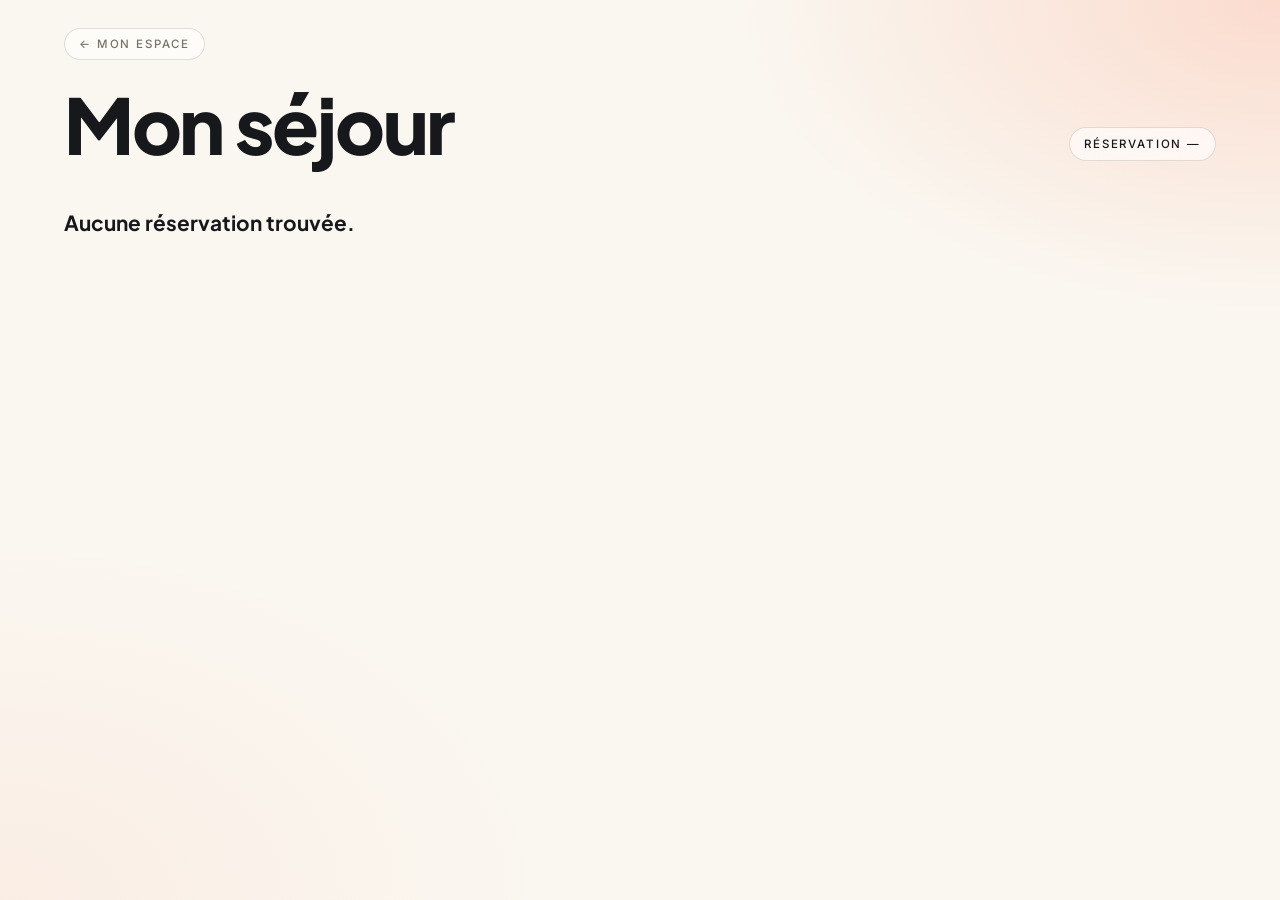
<file: mon-sejour.html>
<!DOCTYPE html>
<html lang="fr">
<head>
  <meta charset="UTF-8">
  <meta name="viewport" content="width=device-width, initial-scale=1.0">
  <title>Mon séjour — Shelter&amp;Co</title>
  <script>
    // Arrivée depuis la tuile « Mon séjour » : la photo démarre à la position de la tuile
    try {
      const z = JSON.parse(sessionStorage.getItem('lhg-room-zoom') || 'null');
      if (z && z.width > 0) {
        const root = document.documentElement;
        root.classList.add('zoom-in');
        ['top', 'left', 'width', 'height'].forEach((k) => root.style.setProperty('--z-' + k, z[k] + 'px'));
      }
      sessionStorage.removeItem('lhg-room-zoom');
    } catch (e) {}
  </script>
  <link rel="preconnect" href="https://fonts.googleapis.com">
  <link rel="preconnect" href="https://fonts.gstatic.com" crossorigin>
  <link href="https://fonts.googleapis.com/css2?family=Plus+Jakarta+Sans:wght@500;600;700;800&family=Inter:wght@400;500;600&display=swap" rel="stylesheet">
  <link rel="stylesheet" href="assets/urbain.css">
  <style>
    :root { --accent: var(--coral); }

    main {
      max-width: 1200px;
      margin: 0 auto;
      padding: 28px 24px 72px;
      animation: rise .8s var(--ease) both;
    }

    .back { margin-bottom: 28px; }

    .head {
      display: flex;
      justify-content: space-between;
      align-items: flex-end;
      gap: 16px;
      flex-wrap: wrap;
    }

    h1 {
      font-family: 'Plus Jakarta Sans', sans-serif;
      font-weight: 800;
      font-size: clamp(2.6rem, 7vw, 4.8rem);
      line-height: 0.95;
      letter-spacing: -0.03em;
    }

    .ref-tag {
      padding: 9px 14px;
      border-radius: 999px;
      background: var(--glass);
      border: 1px solid var(--stroke);
      backdrop-filter: blur(14px);
      -webkit-backdrop-filter: blur(14px);
    }

    /* ---------- Chambre ---------- */
    .room {
      display: flex;
      justify-content: space-between;
      align-items: baseline;
      gap: 16px;
      flex-wrap: wrap;
      padding: 34px 0 18px;
    }

    .room h2 {
      font-family: 'Plus Jakarta Sans', sans-serif;
      font-weight: 700;
      font-size: clamp(1.4rem, 3vw, 2.1rem);
      letter-spacing: -0.02em;
      line-height: 1.1;
    }

    .room .meta { color: var(--muted); }

    .gallery {
      display: grid;
      grid-template-columns: repeat(2, minmax(0, 1fr));
      grid-template-rows: minmax(260px, 56vh) minmax(170px, 30vh);
      gap: 14px;
    }

    .gallery figure {
      position: relative;
      overflow: hidden;
      border-radius: var(--radius);
      border: 1px solid var(--stroke);
      background: var(--bg-2);
      box-shadow: var(--shadow);
      transition: transform .5s var(--ease), box-shadow .5s var(--ease);
    }

    .gallery figure:first-child { grid-column: 1 / -1; }

    .gallery figure:hover {
      transform: translateY(-4px);
      box-shadow: var(--shadow-up);
    }

    .gallery img {
      width: 100%;
      height: 100%;
      object-fit: cover;
      display: block;
      transition: transform 1s var(--ease);
    }

    .gallery figure:hover img { transform: scale(1.05); }

    .gallery .open {
      display: block;
      width: 100%;
      height: 100%;
      padding: 0;
      border: none;
      background: none;
      cursor: zoom-in;
    }

    .gallery figcaption {
      position: absolute;
      left: 14px;
      bottom: 14px;
      padding: 7px 12px;
      border-radius: 999px;
      background: rgba(18, 19, 22, 0.5);
      border: 1px solid var(--stroke);
      backdrop-filter: blur(12px);
      -webkit-backdrop-filter: blur(12px);
      pointer-events: none;
    }

    /* ---------- Agrandissement des photos ---------- */
    .lightbox {
      width: 100vw;
      height: 100vh;
      max-width: none;
      max-height: none;
      margin: 0;
      padding: 0;
      border: none;
      background: rgba(12, 13, 15, 0.82);
      backdrop-filter: blur(24px);
      -webkit-backdrop-filter: blur(24px);
      color: var(--text);
    }

    .lightbox::backdrop { background: transparent; }

    .lightbox[open] {
      display: grid;
      grid-template-rows: auto 1fr;
      animation: lb-in .3s ease both;
    }

    .lb-bar {
      display: flex;
      justify-content: space-between;
      align-items: center;
      padding: 16px 18px 16px 24px;
    }

    .lb-bar .count { color: var(--muted); margin-left: 12px; }

    .lb-stage {
      position: relative;
      display: grid;
      place-items: center;
      padding: 8px 84px 28px;
      min-height: 0;
    }

    .lb-stage img {
      max-width: 100%;
      max-height: calc(100vh - 120px);
      object-fit: contain;
      border-radius: var(--radius);
      box-shadow: 0 40px 80px -30px rgba(0, 0, 0, 0.8);
      animation: lb-img .4s var(--ease) both;
    }

    .lb-btn {
      display: grid;
      place-items: center;
      width: 48px;
      height: 48px;
      border-radius: 50%;
      border: 1px solid var(--stroke-2);
      background: var(--glass);
      color: var(--text);
      font-size: 1.1rem;
      cursor: pointer;
      backdrop-filter: blur(12px);
      -webkit-backdrop-filter: blur(12px);
      transition: background .2s ease, color .2s ease;
    }

    .lb-btn:hover { background: var(--accent); color: var(--on-accent); border-color: var(--accent); }

    .lb-prev, .lb-next { position: absolute; top: 50%; transform: translateY(-50%); }
    .lb-prev { left: 18px; }
    .lb-next { right: 18px; }

    @keyframes lb-in  { from { opacity: 0; } to { opacity: 1; } }
    @keyframes lb-img { from { opacity: 0; transform: scale(.97); } to { opacity: 1; transform: none; } }

    /* ---------- Infos du séjour ---------- */
    .info {
      display: grid;
      grid-template-columns: 1fr 1fr 1.3fr;
      grid-template-areas:
        "arr dep addr"
        "cal cal addr";
      gap: 14px;
      margin-top: 36px;
    }

    .cell {
      position: relative;
      overflow: hidden;
      isolation: isolate;
      padding: 22px;
      min-height: 190px;
      display: flex;
      flex-direction: column;
      justify-content: space-between;
      gap: 28px;
      border-radius: var(--radius);
      background: var(--card-bg);
      border: 1px solid var(--stroke);
      backdrop-filter: blur(20px);
      -webkit-backdrop-filter: blur(20px);
      box-shadow: var(--shadow);
      transition: transform .45s var(--ease), box-shadow .45s var(--ease), border-color .45s ease;
    }

    /* halo de couleur : dégradé qui épouse l'arrondi (pas de cercle flouté qui déborde) */
    .cell::before {
      content: '';
      position: absolute;
      inset: 0;
      border-radius: inherit;
      background: radial-gradient(360px 260px at 100% 0%, color-mix(in srgb, var(--c, var(--accent)) 32%, transparent), transparent 70%);
      opacity: .75;
      z-index: -1;
      pointer-events: none;
      transition: opacity .45s ease;
    }

    .cell:hover {
      transform: translateY(-4px);
      border-color: color-mix(in srgb, var(--c, var(--accent)) 45%, transparent);
    }

    .cell-arr  { grid-area: arr;  --c: var(--coral); }
    .cell-dep  { grid-area: dep;  --c: var(--violet); }
    .cell-addr { grid-area: addr; --c: var(--blue); }

    .cell .label { color: var(--muted); display: flex; justify-content: space-between; align-items: center; gap: 8px; }

    .date {
      font-family: 'Plus Jakarta Sans', sans-serif;
      font-weight: 800;
      font-size: clamp(2.4rem, 5vw, 3.6rem);
      line-height: 0.9;
      letter-spacing: -0.03em;
      text-transform: uppercase;
    }

    .date small {
      display: block;
      margin-top: 10px;
      font-family: 'Inter', sans-serif;
      font-weight: 500;
      font-size: 1rem;
      letter-spacing: 0;
      text-transform: none;
    }

    .sub { color: var(--muted); margin-top: 8px; }
    .perk { color: #5F656E; margin-top: 8px; }

    .nights {
      padding: 4px 10px;
      border-radius: 999px;
      background: color-mix(in srgb, var(--c, var(--accent)) 22%, transparent);
      border: 1px solid color-mix(in srgb, var(--c, var(--accent)) 50%, transparent);
      color: var(--text);
    }

    .address {
      font-family: 'Plus Jakarta Sans', sans-serif;
      font-weight: 700;
      font-size: clamp(1.15rem, 2vw, 1.45rem);
      line-height: 1.3;
      letter-spacing: -0.01em;
    }

    .address .amp { font-weight: 800; }

    .map-link {
      display: inline-flex;
      align-self: flex-start;
      gap: 10px;
      padding: 10px 16px;
      border-radius: 999px;
      border: 1px solid var(--stroke-2);
      background: var(--glass);
      text-decoration: none;
      transition: background .2s ease, color .2s ease;
    }

    .map-link:hover { background: var(--blue); color: var(--on-accent); border-color: var(--blue); }

    .cal-wrap { grid-area: cal; display: flex; flex-direction: column; gap: 10px; }

    .cal-btn {
      width: 100%;
      display: flex;
      justify-content: space-between;
      align-items: center;
      gap: 16px;
      padding: 22px 26px;
      border: none;
      border-radius: var(--radius);
      background: linear-gradient(110deg, var(--coral), color-mix(in srgb, var(--coral) 55%, var(--violet)));
      color: var(--on-accent);
      font-family: 'Plus Jakarta Sans', sans-serif;
      font-weight: 700;
      font-size: clamp(1.05rem, 1.8vw, 1.3rem);
      text-align: left;
      cursor: pointer;
      box-shadow: 0 20px 40px -18px color-mix(in srgb, var(--coral) 70%, transparent);
      transition: transform .45s var(--ease), box-shadow .45s var(--ease), filter .3s ease;
    }

    .cal-btn:hover { transform: translateY(-4px); filter: brightness(1.06); }

    .cal-btn .plus {
      display: grid;
      place-items: center;
      width: 40px;
      height: 40px;
      border-radius: 50%;
      background: rgba(18, 19, 22, 0.15);
      font-weight: 400;
      font-size: 1.4rem;
      line-height: 1;
    }

    .missing {
      padding: 48px 0;
      font-family: 'Plus Jakarta Sans', sans-serif;
      font-weight: 700;
      font-size: 1.3rem;
    }

    @media (max-width: 760px) {
      main { padding: 22px 16px 56px; }
      .gallery { grid-template-rows: 260px 150px; gap: 10px; }
      .gallery figcaption { left: 10px; bottom: 10px; padding: 5px 10px; }
      .lb-stage { padding: 8px 16px 90px; }
      .lb-prev, .lb-next { top: auto; bottom: 24px; transform: none; }
      .lb-stage img { max-height: calc(100vh - 200px); }
      .info {
        grid-template-columns: repeat(2, minmax(0, 1fr));
        gap: 10px;
        grid-template-areas:
          "arr dep"
          "cal cal"
          "addr addr";
      }
      .cell { min-height: 160px; padding: 18px; }
    }


    /* éléments posés sur photo ou fond sombre : texte clair */
    .gallery figcaption { color: #F5F5F7; border-color: rgba(255, 255, 255, 0.22); }
    .lightbox { color: #F5F5F7; }
    .lb-bar .count { color: rgba(245, 245, 247, 0.6); }
    .lb-btn { background: rgba(255, 255, 255, 0.12); border-color: rgba(255, 255, 255, 0.25); color: #F5F5F7; }

    /* photo affichée dès le premier rendu à la position de la tuile, puis remplacée par .zoom (JS) */
    .zoom-in body::after {
      content: '';
      position: fixed;
      z-index: 100;
      top: var(--z-top);
      left: var(--z-left);
      width: var(--z-width);
      height: var(--z-height);
      border-radius: 26px;
      background: url('images/chambre-412/chambre.jpg') center / cover;
    }

    .zoom-in.zoom-ready body::after { display: none; }
    .zoom-in main { opacity: 0; }

    .zoom {
      position: fixed;
      z-index: 100;
      background: center / cover no-repeat;
      box-shadow: 0 30px 60px -28px rgba(60, 45, 30, 0.45);
      pointer-events: none;
    }

    /* « + » dessiné en icône : parfaitement centré dans son rond */
    .cal-btn .plus svg {
      width: 18px;
      height: 18px;
      fill: none;
      stroke: currentColor;
      stroke-width: 2.2;
      stroke-linecap: round;
    }

    /* menu des calendriers */
    .cal-btn .plus { transition: transform .35s var(--ease); }
    .cal-btn.open .plus { transform: rotate(45deg); }

    .cal-menu {
      display: grid;
      grid-template-columns: repeat(3, minmax(0, 1fr));
      gap: 10px;
      animation: rise .35s var(--ease) both;
    }

    .cal-menu[hidden] { display: none; }

    .cal-opt {
      display: flex;
      align-items: center;
      gap: 12px;
      padding: 14px;
      border-radius: 18px;
      border: 1px solid var(--stroke);
      background: #fff;
      color: var(--text);
      text-decoration: none;
      box-shadow: var(--shadow);
      transition: transform .35s var(--ease), border-color .25s ease;
    }

    .cal-opt:hover { transform: translateY(-3px); border-color: color-mix(in srgb, var(--coral) 55%, transparent); }

    .cal-opt b { display: block; font-family: 'Plus Jakarta Sans', sans-serif; font-weight: 700; font-size: 0.98rem; }
    .cal-opt small { display: block; margin-top: 3px; color: var(--muted); font-size: 0.62rem; }

    .cal-ico {
      flex-shrink: 0;
      display: grid;
      place-items: center;
      width: 40px;
      height: 40px;
      border-radius: 12px;
      background: var(--ico);
      color: #fff;
    }

    .cal-ico svg { width: 20px; height: 20px; fill: none; stroke: currentColor; stroke-width: 1.8; stroke-linecap: round; }
    .cal-go { margin-left: auto; color: var(--muted); }

    @media (max-width: 760px) {
      .cal-menu { grid-template-columns: minmax(0, 1fr); }
    }
  </style>
</head>
<body>

  <main>
    <a class="back mono" id="back" href="shelter-co.html#espace">← Mon espace</a>

    <div class="head">
      <h1>Mon séjour</h1>
      <span class="ref-tag mono" id="ref">Réservation —</span>
    </div>

    <div id="content"></div>
  </main>

  <dialog class="lightbox" id="lightbox" aria-label="Photo agrandie">
    <div class="lb-bar mono">
      <span><span id="lb-caption"></span><span class="count" id="lb-count"></span></span>
      <button class="lb-btn" id="lb-close" type="button" aria-label="Fermer">✕</button>
    </div>
    <div class="lb-stage" id="lb-stage">
      <img id="lb-img" alt="">
      <button class="lb-btn lb-prev" id="lb-prev" type="button" aria-label="Photo précédente">←</button>
      <button class="lb-btn lb-next" id="lb-next" type="button" aria-label="Photo suivante">→</button>
    </div>
  </dialog>

  <script>
    // Données de démonstration — à remplacer par la vraie base de réservations
    const RESERVATIONS = {
      '012345': {
        room: { number: '412', type: 'Suite Deluxe', guests: '2 adultes', size: '38 m²' },
        arrival:   { date: '2026-10-12', hour: '15:00', label: 'dès' },
        // Late check-out jusqu'à 14:00 grâce au statut Silver (heure standard : 11:00)
        departure: { date: '2026-10-15', hour: '14:00', label: 'avant', perk: 'Late check-out · avantage membre Silver', tier: 'Silver' },
        hotel: {
          name: 'Shelter&Co',
          street: '24 rue Charlot',
          city: '75003 Paris',
          district: 'Haut-Marais', // quartier : affiché, mais pas envoyé à l'itinéraire
          country: 'France',
        },
        photos: [
          { src: 'images/chambre-412/chambre.jpg',     caption: 'Chambre' },
          { src: 'images/chambre-412/salle-d-eau.jpg', caption: "Salle d'eau" },
          { src: 'images/chambre-412/dressing.jpg',    caption: 'Dressing' },
        ],
      },
    };

    // Calendriers proposés par le bouton « Ajouter à mon calendrier »
    const CAL_OPTIONS = [
      { id: 'apple',   name: 'Calendrier Apple', hint: 'iPhone · iPad · Mac', color: '#17181B', newTab: false },
      { id: 'google',  name: 'Google Agenda',    hint: 'Android · Gmail',     color: '#2F62D6', newTab: true },
      { id: 'outlook', name: 'Outlook',          hint: 'Outlook.com · Hotmail', color: '#0F6CBD', newTab: true },
    ];

    // Site en ligne (GitHub Pages) : pas de serveur serveur.py, donc pas d'API /api/…
    const HAS_SERVER = ['localhost', '127.0.0.1', '[::1]'].includes(location.hostname);
    const ref = new URLSearchParams(location.search).get('ref');
    const data = ref && RESERVATIONS[ref];
    const content = document.getElementById('content');

    if (ref) {
      document.getElementById('ref').textContent = 'Réservation n° ' + ref;
      document.getElementById('back').href =
        'shelter-co.html?ref=' + encodeURIComponent(ref) + '#espace';
    }

    const esc = (s) => String(s).replace(/[&<>"]/g, (c) =>
      ({ '&': '&amp;', '<': '&lt;', '>': '&gt;', '"': '&quot;' }[c]));

    function formatDate(iso) {
      const d = new Date(iso + 'T12:00:00');
      return {
        day: d.toLocaleDateString('fr-FR', { day: '2-digit' }),
        month: d.toLocaleDateString('fr-FR', { month: 'short' }).replace('.', ''),
        full: d.toLocaleDateString('fr-FR', { weekday: 'long', day: 'numeric', month: 'long', year: 'numeric' }),
      };
    }

    if (!data) {
      content.innerHTML = '<p class="missing">Aucune réservation trouvée.</p>';
      document.documentElement.classList.remove('zoom-in');
    } else {
      const a = formatDate(data.arrival.date);
      const d = formatDate(data.departure.date);
      const nights = Math.round(
        (new Date(data.departure.date) - new Date(data.arrival.date)) / 86400000);
      const h = data.hotel;
      const fullAddress = `${h.street}, ${h.city}, ${h.country}`;
      const hotelName = esc(h.name).replace('&amp;', '<span class="amp">&amp;</span>');

      content.innerHTML = `
        <section class="room">
          <h2>Chambre ${esc(data.room.number)} — ${esc(data.room.type)}</h2>
          <span class="meta mono">${esc(data.room.size)} · ${esc(data.room.guests)}</span>
        </section>

        <section class="gallery" aria-label="Photos de la chambre">
          ${data.photos.map((p, i) => `
            <figure>
              <button class="open" type="button" data-index="${i}" aria-label="Agrandir : ${esc(p.caption)}">
                <img src="${esc(p.src)}" alt="${esc(p.caption)}" loading="lazy">
              </button>
              <figcaption class="mono">${esc(p.caption)}</figcaption>
            </figure>`).join('')}
        </section>

        <section class="info">
          <div class="cell cell-arr">
            <span class="label mono">Arrivée <span class="nights">${nights} nuit${nights > 1 ? 's' : ''}</span></span>
            <div>
              <div class="date">${a.day} ${a.month}<small>${esc(data.arrival.label)} ${esc(data.arrival.hour)}</small></div>
              <p class="sub mono">${a.full}</p>
            </div>
          </div>
          <div class="cell cell-dep">
            <span class="label mono">Départ ${data.departure.tier ? `<span class="nights ${data.departure.tier === 'Silver' ? 'silver' : ''}">${esc(data.departure.tier)}</span>` : ''}</span>
            <div>
              <div class="date">${d.day} ${d.month}<small>${esc(data.departure.label)} ${esc(data.departure.hour)}</small></div>
              ${data.departure.perk ? `<p class="perk mono">${esc(data.departure.perk).replace('Silver', '<span class="silver-text">Silver</span>')}</p>` : ''}
              <p class="sub mono">${d.full}</p>
            </div>
          </div>
          <div class="cal-wrap">
            <button class="cal-btn" id="add-calendar" type="button" aria-expanded="false" aria-controls="cal-menu">
              Ajouter à mon calendrier <span class="plus" aria-hidden="true"><svg viewBox="0 0 24 24"><path d="M12 5v14M5 12h14"/></svg></span>
            </button>
            <div class="cal-menu" id="cal-menu" hidden>
              ${CAL_OPTIONS.map((o) => `
                <a class="cal-opt" id="cal-${o.id}" href="#" ${o.newTab ? 'target="_blank" rel="noopener"' : ''}>
                  <span class="cal-ico" style="--ico:${o.color}" aria-hidden="true"><svg viewBox="0 0 24 24"><rect x="4" y="5" width="16" height="15" rx="3"/><path d="M4 10h16M9 3v4M15 3v4"/></svg></span>
                  <span><b>${o.name}</b><small class="mono">${o.hint}</small></span>
                  <span class="cal-go" aria-hidden="true">↗</span>
                </a>`).join('')}
            </div>
          </div>
          <div class="cell cell-addr">
            <span class="label mono">Adresse de l'hôtel</span>
            <p class="address">${hotelName}<br>${esc(h.street)}<br>${esc(h.city)}${h.district ? ' — ' + esc(h.district) : ''}<br>${esc(h.country)}</p>
            <a class="map-link mono" target="_blank" rel="noopener"
               href="https://www.google.com/maps/search/?api=1&query=${encodeURIComponent(fullAddress)}">
              Itinéraire <span>↗</span>
            </a>
          </div>
        </section>`;

      setupCalendar(ref, data);

      setupLightbox(data.photos);
      playZoomIn();
    }

    // ---------- Agrandissement des photos ----------
    function setupLightbox(photos) {
      const box = document.getElementById('lightbox');
      const img = document.getElementById('lb-img');
      const caption = document.getElementById('lb-caption');
      const count = document.getElementById('lb-count');
      const pad = (n) => String(n).padStart(2, '0');
      let index = 0;

      function show(i) {
        index = (i + photos.length) % photos.length;
        const p = photos[index];
        img.src = p.src;
        img.alt = p.caption;
        img.style.animation = 'none';
        void img.offsetWidth;
        img.style.animation = '';
        caption.textContent = p.caption;
        count.textContent = `${pad(index + 1)} / ${pad(photos.length)}`;
      }

      document.querySelectorAll('.gallery .open').forEach((btn) =>
        btn.addEventListener('click', () => {
          show(Number(btn.dataset.index));
          box.showModal();
          document.body.style.overflow = 'hidden';
        }));

      box.addEventListener('close', () => { document.body.style.overflow = ''; });
      document.getElementById('lb-close').addEventListener('click', () => box.close());
      document.getElementById('lb-prev').addEventListener('click', () => show(index - 1));
      document.getElementById('lb-next').addEventListener('click', () => show(index + 1));

      // clic en dehors de la photo : fermeture
      document.getElementById('lb-stage').addEventListener('click', (e) => {
        if (e.target.id === 'lb-stage') box.close();
      });

      box.addEventListener('keydown', (e) => {
        if (e.key === 'ArrowLeft') show(index - 1);
        if (e.key === 'ArrowRight') show(index + 1);
      });

      // balayage sur mobile
      let startX = null;
      box.addEventListener('touchstart', (e) => { startX = e.touches[0].clientX; }, { passive: true });
      box.addEventListener('touchend', (e) => {
        if (startX === null) return;
        const dx = e.changedTouches[0].clientX - startX;
        if (Math.abs(dx) > 50) show(index + (dx < 0 ? 1 : -1));
        startX = null;
      });
    }

    // ---------- Ajouter le séjour à son calendrier ----------
    // Décalage horaire de Paris à une date donnée (« +02:00 » en été, « +01:00 » en hiver)
    function parisOffset(date, hour) {
      const d = new Date(`${date}T${hour}:00Z`);
      const name = new Intl.DateTimeFormat('en-US', { timeZone: 'Europe/Paris', timeZoneName: 'longOffset' })
        .formatToParts(d).find((p) => p.type === 'timeZoneName').value; // « GMT+02:00 »
      return name.replace('GMT', '') || '+00:00';
    }

    function setupCalendar(ref, data) {
      const h = data.hotel;
      const ev = {
        title: `Séjour — ${h.name}`,
        start: `${data.arrival.date}T${data.arrival.hour}`,
        end: `${data.departure.date}T${data.departure.hour}`,
        location: `${h.name}, ${h.street}, ${h.city}, ${h.country}`,
        description:
          `Réservation n° ${ref}\nChambre ${data.room.number} — ${data.room.type}\n` +
          `Arrivée ${data.arrival.label} ${data.arrival.hour} · Départ ${data.departure.label} ${data.departure.hour}` +
          (data.departure.perk ? ` (${data.departure.perk})` : ''),
      };
      const compact = (dt) => dt.replace(/[-:]/g, '') + '00';   // 2026-10-12T15:00 → 20261012T150000
      const withOffset = (dt) => dt + ':00' + parisOffset(...dt.split('T'));

      // Apple : événement au format calendrier, ouvert par l'appareil (comme sur le site LinkedIn) :
      // iPhone / iPad → fiche « Ajouter au calendrier » ; Mac (Safari) → application Calendrier.
      document.getElementById('cal-apple').href = HAS_SERVER
        ? '/api/calendrier.ics?' + new URLSearchParams({
            title: ev.title, start: ev.start, end: ev.end, location: ev.location, description: ev.description, uid: ref,
          })
        : 'data:text/calendar;charset=utf-8,' + encodeURIComponent(icsFile(ev, ref)); // site en ligne : fichier construit ici
      // les navigateurs bloquent l'ouverture directe d'un lien data: → on le propose en fichier .ics
      if (!HAS_SERVER) document.getElementById('cal-apple').setAttribute('download', 'Sejour-Shelter-Co.ics');
      // Google Agenda : formulaire d'événement déjà rempli
      document.getElementById('cal-google').href = 'https://calendar.google.com/calendar/render?' + new URLSearchParams({
        action: 'TEMPLATE', text: ev.title, dates: `${compact(ev.start)}/${compact(ev.end)}`,
        ctz: 'Europe/Paris', location: ev.location, details: ev.description,
      });
      // Outlook : fenêtre de création d'événement déjà remplie
      document.getElementById('cal-outlook').href = 'https://outlook.live.com/calendar/0/deeplink/compose?' + new URLSearchParams({
        path: '/calendar/action/compose', rru: 'addevent', subject: ev.title,
        startdt: withOffset(ev.start), enddt: withOffset(ev.end), location: ev.location, body: ev.description,
      });

      // Le clic sur « Ajouter à mon calendrier » affiche les calendriers au choix
      const btn = document.getElementById('add-calendar');
      const menu = document.getElementById('cal-menu');
      const toggle = (open) => {
        menu.hidden = !open;
        btn.setAttribute('aria-expanded', open);
        btn.classList.toggle('open', open);
      };
      btn.addEventListener('click', () => toggle(menu.hidden));
      menu.addEventListener('click', (e) => { if (e.target.closest('.cal-opt')) setTimeout(() => toggle(false), 300); });
      document.addEventListener('keydown', (e) => { if (e.key === 'Escape' && !menu.hidden) toggle(false); });
      document.addEventListener('click', (e) => { if (!e.target.closest('.cal-wrap')) toggle(false); });
    }

    // Événement de calendrier (.ics) — même contenu que /api/calendrier.ics du serveur
    function icsFile(ev, uid) {
      const esc = (s) => String(s || '').replace(/\\/g, '\\\\').replace(/;/g, '\\;').replace(/,/g, '\\,').replace(/\n/g, '\\n');
      const dt = (s) => s.replace(/[-:]/g, '') + '00';
      const stamp = new Date().toISOString().replace(/[-:]/g, '').slice(0, 15) + 'Z';
      return [
        'BEGIN:VCALENDAR', 'VERSION:2.0', 'PRODID:-//Legacy Hospitality Group//Shelter&Co//FR', 'CALSCALE:GREGORIAN', 'METHOD:PUBLISH',
        'BEGIN:VTIMEZONE', 'TZID:Europe/Paris',
        'BEGIN:DAYLIGHT', 'TZOFFSETFROM:+0100', 'TZOFFSETTO:+0200', 'TZNAME:CEST', 'DTSTART:19700329T020000', 'RRULE:FREQ=YEARLY;BYMONTH=3;BYDAY=-1SU', 'END:DAYLIGHT',
        'BEGIN:STANDARD', 'TZOFFSETFROM:+0200', 'TZOFFSETTO:+0100', 'TZNAME:CET', 'DTSTART:19701025T030000', 'RRULE:FREQ=YEARLY;BYMONTH=10;BYDAY=-1SU', 'END:STANDARD',
        'END:VTIMEZONE',
        'BEGIN:VEVENT', `UID:${uid}@shelterandco.legacy-hospitality`, `DTSTAMP:${stamp}`,
        `DTSTART;TZID=Europe/Paris:${dt(ev.start)}`, `DTEND;TZID=Europe/Paris:${dt(ev.end)}`,
        'SUMMARY:' + esc(ev.title), 'LOCATION:' + esc(ev.location), 'DESCRIPTION:' + esc(ev.description),
        'END:VEVENT', 'END:VCALENDAR', '',
      ].join('\r\n');
    }

    // Transition d'arrivée : la photo glisse de la position de la tuile jusqu'à sa place dans la galerie
    function playZoomIn() {
      const root = document.documentElement;
      if (!root.classList.contains('zoom-in')) return;
      const target = document.querySelector('.gallery figure');
      const main = document.querySelector('main');
      const done = () => root.classList.remove('zoom-in', 'zoom-ready');
      if (!target) return done();
      scrollTo(0, 0);
      main.style.animation = 'none'; // pas de glissement : la photo doit atterrir pile à sa place
      const cs = getComputedStyle(root);
      const from = {
        top: cs.getPropertyValue('--z-top').trim(), left: cs.getPropertyValue('--z-left').trim(),
        width: cs.getPropertyValue('--z-width').trim(), height: cs.getPropertyValue('--z-height').trim(),
        borderRadius: '26px',
      };
      const zoom = document.createElement('div');
      zoom.className = 'zoom';
      zoom.style.backgroundImage = `url('${data.photos[0].src}')`;
      Object.assign(zoom.style, from);
      document.body.appendChild(zoom);
      root.classList.add('zoom-ready');
      target.style.visibility = 'hidden'; // la vraie photo apparaît à l'atterrissage
      const r = target.getBoundingClientRect();
      const to = { top: r.top + 'px', left: r.left + 'px', width: r.width + 'px', height: r.height + 'px', borderRadius: '24px' };
      // le reste de la page apparaît en fondu pendant le déplacement
      main.style.opacity = '1';
      main.animate([{ opacity: 0 }, { opacity: 1 }], { duration: 500, delay: 150, easing: 'ease', fill: 'backwards' });
      zoom.animate([from, to], { duration: 650, easing: 'cubic-bezier(.65, 0, .25, 1)', fill: 'forwards' })
        .onfinish = () => {
          target.style.visibility = '';
          done();
          zoom.remove();
        };
    }
  </script>
</body>
</html>
</file>
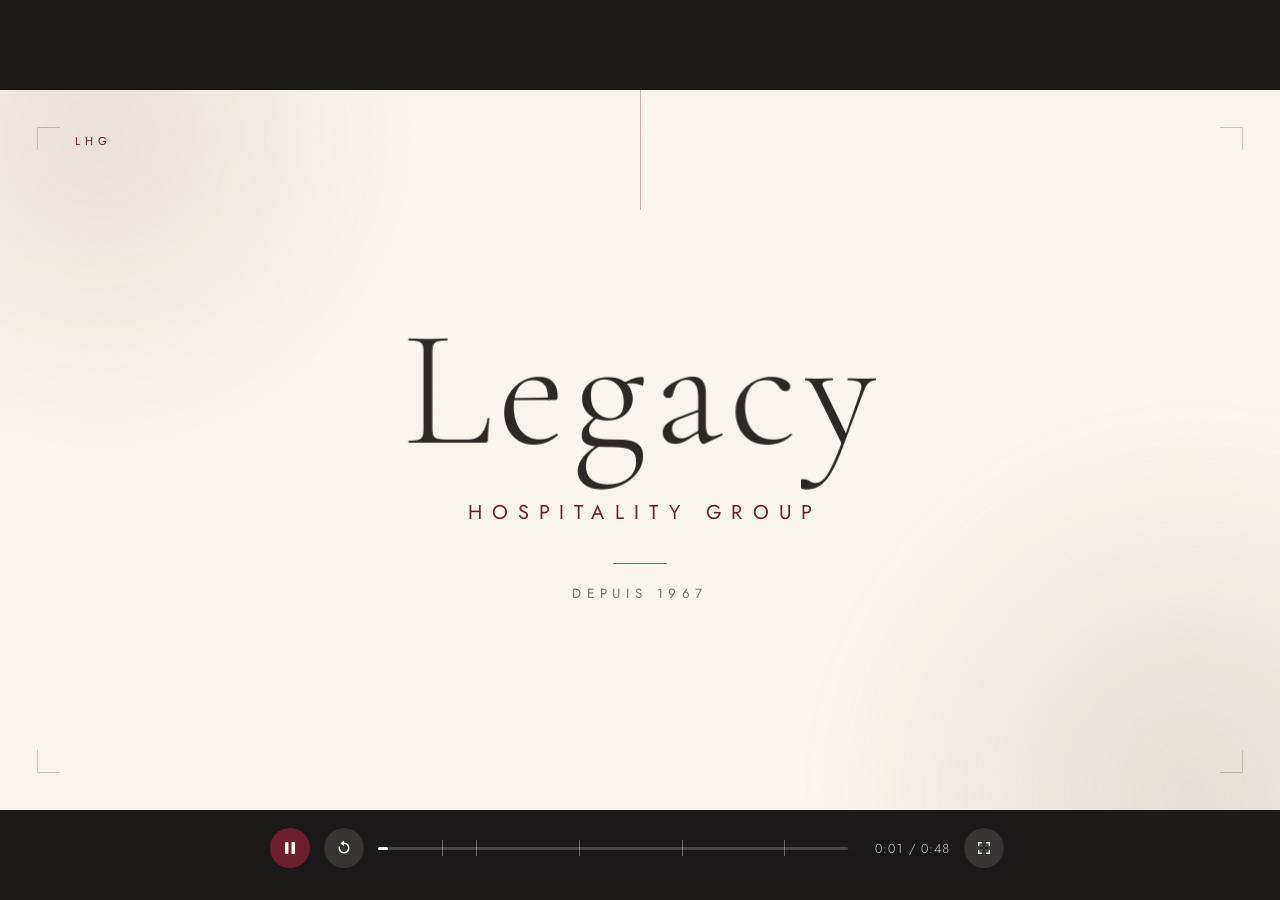
<file: motion-design.html>
<!DOCTYPE html>
<html lang="fr">
<head>
  <meta charset="UTF-8">
  <meta name="viewport" content="width=device-width, initial-scale=1.0">
  <title>Legacy Hospitality Group — Motion design</title>
  <!-- Motion design de présentation (48 s, 1920 × 1080) — charte Legacy Hospitality Group.
       Espace : lecture / pause · ← → : ±5 s · F : plein écran · R : recommencer
       Version précédente : archives/motion-design-v1.html -->
  <link rel="preconnect" href="https://fonts.googleapis.com">
  <link rel="preconnect" href="https://fonts.gstatic.com" crossorigin>
  <link href="https://fonts.googleapis.com/css2?family=Cormorant+Garamond:ital,wght@0,300;0,400;0,500;1,300;1,400&family=Jost:wght@300;400;500&display=block" rel="stylesheet">
  <style>
    :root {
      --ivory: #FAF7F0;
      --paper: #FFFDF8;
      --cream: #F3EEE3;
      --grey-light: #E4E1DB;
      --grey: #A8A39B;
      --muted: #7A746C;
      --ink: #2B2826;
      --burgundy: #6E1F2E;
      --burgundy-deep: #561723;
      --line: rgba(110, 31, 46, .28);
      --ease: cubic-bezier(.2, .7, .2, 1);
      --ease-io: cubic-bezier(.7, 0, .2, 1);
      --spring: cubic-bezier(.3, 1.45, .5, 1);
    }

    * { margin: 0; padding: 0; box-sizing: border-box; }
    html, body { height: 100%; overflow: hidden; }

    body {
      background: #1C1A19;
      font-family: 'Jost', system-ui, sans-serif;
      font-weight: 300;
      color: var(--ink);
      -webkit-font-smoothing: antialiased;
    }
    body.idle { cursor: none; }

    /* ---------- scène 1920 × 1080 mise à l'échelle ---------- */
    .stage {
      position: absolute; left: 50%; top: 50%;
      width: 1920px; height: 1080px;
      transform: translate(-50%, -50%) scale(var(--s, .5));
      background: var(--ivory);
      overflow: hidden;
    }
    .paused * { animation-play-state: paused !important; }

    .ambient { position: absolute; inset: 0; pointer-events: none; }
    .ambient i { position: absolute; border-radius: 50%; filter: blur(40px); animation: drift 22s ease-in-out infinite alternate; }
    .ambient i:nth-child(1) { width: 900px; height: 900px; left: -300px; top: -380px; background: radial-gradient(closest-side, rgba(110, 31, 46, .10), transparent); }
    .ambient i:nth-child(2) { width: 1100px; height: 1100px; right: -420px; bottom: -520px; background: radial-gradient(closest-side, rgba(168, 163, 155, .28), transparent); animation-duration: 28s; }
    @keyframes drift { to { transform: translate(120px, 80px) scale(1.08); } }

    .grain {
      position: absolute; inset: 0; pointer-events: none; opacity: .35; mix-blend-mode: multiply;
      background-image: url("data:image/svg+xml,%3Csvg xmlns='http://www.w3.org/2000/svg' width='160' height='160'%3E%3Cfilter id='n'%3E%3CfeTurbulence type='fractalNoise' baseFrequency='.9' numOctaves='2' stitchTiles='stitch'/%3E%3CfeColorMatrix values='0 0 0 0 0.17 0 0 0 0 0.16 0 0 0 0 0.15 0 0 0 .08 0'/%3E%3C/filter%3E%3Crect width='100%25' height='100%25' filter='url(%23n)'/%3E%3C/svg%3E");
    }

    /* cadre */
    .frame { position: absolute; inset: 0; pointer-events: none; z-index: 5; }
    .corner { position: absolute; width: 34px; height: 34px; border: 0 solid rgba(110, 31, 46, .35); }
    .corner.tl { left: 56px; top: 56px; border-left-width: 1px; border-top-width: 1px; }
    .corner.tr { right: 56px; top: 56px; border-right-width: 1px; border-top-width: 1px; }
    .corner.bl { left: 56px; bottom: 56px; border-left-width: 1px; border-bottom-width: 1px; }
    .corner.br { right: 56px; bottom: 56px; border-right-width: 1px; border-bottom-width: 1px; }
    .sig, .chap { position: absolute; top: 64px; font-weight: 400; font-size: 17px; letter-spacing: .42em; text-transform: uppercase; color: var(--burgundy); }
    .sig { left: 112px; }
    .chap { right: 112px; display: flex; gap: 14px; align-items: center; opacity: 0; transition: opacity .6s ease; }
    .chap.show { opacity: 1; }
    .chap i { width: 44px; height: 2px; background: var(--grey-light); border-radius: 2px; overflow: hidden; position: relative; }
    .chap i b { position: absolute; inset: 0; background: var(--burgundy); transform-origin: left; transform: scaleX(0); }

    /* ---------- scènes & révélations ---------- */
    .scene { position: absolute; inset: 0; visibility: hidden; }
    .scene.on { visibility: visible; }

    .rv, .fade, .pop, .flip, .draw, .mask > span { opacity: 0; }
    .on .rv   { animation: rv 1.1s var(--ease) var(--d, 0s) both; }
    .on .fade { animation: fade 1s ease var(--d, 0s) both; }
    .on .pop  { animation: pop .9s var(--spring) var(--d, 0s) both; }
    .on .draw { animation: draw 1.2s var(--ease-io) var(--d, 0s) both; }
    /* retournement 3D (pièces, pastilles) */
    .on .flip { animation: flip 1.4s var(--ease) var(--d, 0s) both, sway 6s ease-in-out calc(var(--d, 0s) + 1.4s) infinite; }
    @keyframes flip { from { opacity: 0; transform: perspective(900px) rotateY(-200deg) scale(.5); } to { opacity: 1; transform: perspective(900px) rotateY(0) scale(1); } }
    @keyframes sway { 0%, 100% { transform: perspective(900px) rotateY(0); } 50% { transform: perspective(900px) rotateY(22deg) rotateX(-6deg); } }

    /* masque de texte : marge basse généreuse pour ne pas couper les jambages (g, y, p) */
    .mask { display: inline-block; overflow: hidden; vertical-align: bottom; padding: .06em .02em .32em; margin-bottom: -.32em; perspective: 700px; }
    .mask > span { display: inline-block; transform-origin: 50% 100%; }
    .on .mask > span { animation: up 1.3s var(--ease) var(--d, 0s) both; }

    @keyframes rv   { from { opacity: 0; transform: translateY(40px); filter: blur(10px); } to { opacity: 1; transform: none; filter: none; } }
    @keyframes fade { from { opacity: 0; } to { opacity: 1; } }
    @keyframes pop  { from { opacity: 0; transform: scale(.5); } to { opacity: 1; transform: none; } }
    @keyframes draw { from { opacity: 1; transform: scaleX(0); } to { opacity: 1; transform: scaleX(1); } }
    @keyframes up   { from { opacity: 1; transform: translateY(120%) rotateX(-75deg); } to { opacity: 1; transform: none; } }
    @keyframes spin { to { transform: rotate(360deg); } }

    .center { position: absolute; inset: 0; display: flex; flex-direction: column; align-items: center; justify-content: center; text-align: center; }
    .i { fill: none; stroke: currentColor; stroke-width: 1.5; stroke-linecap: round; stroke-linejoin: round; }
    .p3d { transform-style: preserve-3d; }

    /* ---------- logo ---------- */
    .logo-legacy { font-family: 'Cormorant Garamond', serif; font-weight: 300; font-size: 250px; line-height: 1; }
    .logo-legacy .mask > span { --d: calc(var(--d0, .7s) + var(--i) * .07s); }
    .logo-group { margin-top: 36px; font-size: 30px; letter-spacing: .5em; padding-left: .5em; text-transform: uppercase; font-weight: 400; color: var(--burgundy); }
    .on .logo-group { animation: track 1.8s var(--ease) var(--d) both; }
    @keyframes track { from { opacity: 0; letter-spacing: 1.1em; filter: blur(6px); } to { opacity: 1; letter-spacing: .5em; filter: none; } }
    .rule { width: 80px; height: 1px; background: var(--burgundy); margin: 56px auto 0; }
    .vline { position: absolute; left: 50%; top: 0; width: 1px; height: 180px; background: var(--burgundy); opacity: .5; transform-origin: top; transform: scaleY(0); }
    .on .vline { animation: vline 1.2s var(--ease-io) .1s both; }
    @keyframes vline { to { transform: scaleY(1); } }
    .since { margin-top: 30px; font-size: 20px; letter-spacing: .4em; text-transform: uppercase; color: var(--muted); font-weight: 400; }

    /* ---------- 1 · Trois technologies ---------- */
    .trio { position: relative; display: flex; gap: 190px; margin-bottom: 90px; }
    .trio .link { position: absolute; left: 90px; right: 90px; top: 90px; height: 1px; background: var(--line); transform-origin: left; }
    .disc {
      position: relative; width: 180px; height: 180px; border-radius: 50%;
      display: grid; place-items: center; color: var(--burgundy);
      background: var(--paper); border: 1px solid var(--line);
      box-shadow: 0 40px 70px -40px rgba(110, 31, 46, .5);
    }
    .disc svg { width: 70px; height: 70px; }
    .disc .n { position: absolute; top: -16px; right: -6px; width: 46px; height: 46px; border-radius: 50%; background: var(--burgundy); color: var(--ivory); display: grid; place-items: center; font-family: 'Cormorant Garamond', serif; font-size: 22px; }
    .big-line { font-family: 'Cormorant Garamond', serif; font-weight: 300; font-size: 120px; line-height: 1; }

    /* ---------- 2-4 · colonne titre ---------- */
    .title-col { position: absolute; left: 140px; top: 330px; width: 580px; }
    .ghost {
      position: absolute; left: 100px; top: 150px;
      font-family: 'Cormorant Garamond', serif; font-weight: 300; font-size: 560px; line-height: 1;
      color: transparent; -webkit-text-stroke: 1.5px rgba(110, 31, 46, .1); pointer-events: none;
    }
    .on .ghost { animation: ghost 11s linear both; }
    @keyframes ghost { from { opacity: 0; transform: translateY(40px); } 12% { opacity: 1; } to { opacity: 1; transform: translateY(-30px); } }
    .kicker { display: flex; align-items: center; gap: 16px; font-size: 18px; letter-spacing: .42em; text-transform: uppercase; color: var(--burgundy); font-weight: 400; }
    .kicker b { width: 54px; height: 54px; border-radius: 50%; background: var(--burgundy); color: var(--ivory); display: grid; place-items: center; font-family: 'Cormorant Garamond', serif; font-size: 24px; font-weight: 400; letter-spacing: 0; }
    .title-col h2 { margin-top: 30px; font-family: 'Cormorant Garamond', serif; font-weight: 300; font-size: 96px; line-height: 1; white-space: nowrap; }
    .title-col .sep { width: 70px; height: 1px; background: var(--burgundy); margin: 34px 0 30px; transform-origin: left; }
    .title-col p { font-family: 'Cormorant Garamond', serif; font-style: italic; font-weight: 300; font-size: 44px; line-height: 1.2; color: #4A4541; }

    /* zone visuelle 3D : 1020 × 780 */
    .viz { position: absolute; left: 760px; top: 150px; width: 1020px; height: 780px; perspective: 1500px; perspective-origin: 50% 40%; }

    /* ---------- Bienvenue : plan d'orbite incliné en 3D ---------- */
    .plane {
      position: absolute; left: 0; top: 0; width: 1020px; height: 780px;
      transform-origin: 510px 430px;
      transform: rotateX(62deg);
    }
    .on .plane { animation: tilt 1.8s var(--ease) .3s both; }
    @keyframes tilt { from { transform: rotateX(0deg) scale(.4); } to { transform: rotateX(62deg); } }

    .ring { position: absolute; left: 510px; top: 430px; width: 300px; height: 300px; margin: -150px 0 0 -150px; border-radius: 50%; border: 2px solid var(--line); opacity: 0; }
    .on .ring { animation: ring 3.6s ease-out infinite; }
    .on .ring:nth-child(1) { animation-delay: .8s; }
    .on .ring:nth-child(2) { animation-delay: 2s; }
    .on .ring:nth-child(3) { animation-delay: 3.2s; }
    @keyframes ring { 0% { opacity: .9; transform: scale(1); } 100% { opacity: 0; transform: scale(2.8); } }

    .orbit-path { position: absolute; left: 510px; top: 430px; width: 780px; height: 780px; margin: -390px 0 0 -390px; border-radius: 50%; border: 1.5px dashed rgba(110, 31, 46, .3); }
    .on .orbit-path { animation: spin 60s linear infinite; }
    .floor { position: absolute; left: 510px; top: 430px; width: 900px; height: 900px; margin: -450px 0 0 -450px; border-radius: 50%; background: radial-gradient(closest-side, rgba(110, 31, 46, .09), transparent); }

    .sweep {
      position: absolute; left: 510px; top: 430px; width: 860px; height: 860px; margin: -430px 0 0 -430px; border-radius: 50%;
      background: conic-gradient(from 0deg, rgba(110, 31, 46, .26), rgba(110, 31, 46, 0) 22%, transparent);
      opacity: 0;
    }
    .on .sweep { animation: sweepvis 2.8s ease 4.6s both, spin 1.3s linear 4.6s infinite; }
    @keyframes sweepvis { 0% { opacity: 0; } 15% { opacity: 1; } 80% { opacity: 1; } 100% { opacity: 0; } }

    .orbit { position: absolute; left: 0; top: 0; width: 1020px; height: 780px; transform-origin: 510px 430px; }
    .on .orbit { animation: spin 40s linear infinite; }
    .slot { position: absolute; width: 0; height: 0; }
    .fly { transform: scale(0); }
    .on .fly { animation: fly 1.3s var(--ease) var(--d) both; }
    @keyframes fly { from { transform: translate(var(--fx), var(--fy)) scale(0); } to { transform: none; } }
    /* chaque préférence reste face à la caméra (billboard) */
    .badge { position: absolute; left: -58px; top: -116px; width: 116px; height: 116px; transform-origin: 50% 100%; transform: rotateX(-62deg); }
    .on .badge { animation: billboard 40s linear infinite; }
    @keyframes billboard { from { transform: rotateZ(0deg) rotateX(-62deg); } to { transform: rotateZ(-360deg) rotateX(-62deg); } }
    .badge .face {
      width: 116px; height: 116px; border-radius: 50%; background: var(--paper); border: 1px solid var(--grey-light);
      display: grid; place-items: center; color: var(--ink);
      box-shadow: 0 30px 50px -30px rgba(43, 40, 38, .45);
    }
    .badge .face svg { width: 46px; height: 46px; }
    .on .badge .face { animation: litface .5s ease var(--p) both; }
    @keyframes litface { to { border-color: var(--burgundy); color: var(--burgundy); } }
    .badge .ok {
      position: absolute; right: -4px; top: -4px; width: 40px; height: 40px; border-radius: 50%;
      background: var(--burgundy); color: var(--ivory); display: grid; place-items: center; opacity: 0;
      box-shadow: 0 8px 16px -6px rgba(110, 31, 46, .6);
    }
    .badge .ok svg { width: 22px; height: 22px; stroke-width: 2.2; }
    .on .badge .ok { animation: pop .7s var(--spring) var(--p) both; }
    .shadow { position: absolute; left: -40px; top: -14px; width: 80px; height: 28px; border-radius: 50%; background: radial-gradient(closest-side, rgba(43, 40, 38, .22), transparent); }

    .core { position: absolute; left: 510px; top: 330px; width: 240px; height: 240px; margin: -120px 0 0 -120px; }
    .core .body {
      position: absolute; inset: 0; border-radius: 50%; background: radial-gradient(circle at 35% 30%, #fff, var(--paper) 55%, var(--cream));
      border: 1px solid var(--line); display: grid; place-items: center; color: var(--burgundy);
      box-shadow: 0 60px 90px -50px rgba(110, 31, 46, .7), inset -12px -16px 30px rgba(110, 31, 46, .08);
    }
    .on .core .body { animation: flip 1.4s var(--ease) .6s both, hover 4s ease-in-out 2s infinite; }
    @keyframes hover { 50% { transform: translateY(-16px); } }
    .core .body > * { grid-area: 1 / 1; }
    .core svg { width: 92px; height: 92px; }
    .core .done {
      width: 240px; height: 240px; border-radius: 50%; background: radial-gradient(circle at 35% 30%, #9A3E50, var(--burgundy) 60%, #43101B); color: var(--ivory);
      display: flex; flex-direction: column; align-items: center; justify-content: center; gap: 10px;
      opacity: 0; transform: perspective(700px) rotateY(-180deg);
    }
    .core .done svg { width: 84px; height: 84px; stroke-width: 1.8; }
    .core .done span { font-size: 16px; letter-spacing: .34em; text-transform: uppercase; font-weight: 400; padding-left: .34em; }
    .on .core .done { animation: turn .9s var(--ease) 8s both; }
    @keyframes turn { from { opacity: 0; transform: perspective(700px) rotateY(-180deg); } 50% { opacity: 1; } to { opacity: 1; transform: perspective(700px) rotateY(0); } }
    .on .core .key { animation: out .45s ease 7.9s both; }
    @keyframes out { to { opacity: 0; transform: perspective(700px) rotateY(90deg); } }

    /* ---------- Conciergerie : réseau qui pivote en 3D ---------- */
    .netplane { position: absolute; left: 0; top: 0; width: 1020px; height: 780px; transform-origin: 510px 420px; }
    .on .netplane { animation: netin 1.6s var(--ease) .2s both, netsway 9s ease-in-out 1.8s infinite alternate; }
    @keyframes netin { from { transform: rotateX(75deg) rotateZ(-30deg) scale(.3); } to { transform: rotateX(22deg) rotateY(-14deg); } }
    @keyframes netsway { from { transform: rotateX(22deg) rotateY(-14deg); } to { transform: rotateX(14deg) rotateY(12deg); } }

    .net { position: absolute; left: 0; top: 0; width: 1020px; height: 780px; overflow: visible; }
    .net line { stroke: var(--line); stroke-width: 1.5; stroke-dasharray: 1; stroke-dashoffset: 1; transition: stroke .4s ease, stroke-width .4s ease; }
    .on .net line { animation: dash 1.1s var(--ease-io) var(--d) forwards; }
    @keyframes dash { to { stroke-dashoffset: 0; } }
    .net line.lit { stroke: var(--burgundy); stroke-width: 3; }
    .net ellipse { fill: none; stroke: rgba(110, 31, 46, .14); stroke-dasharray: 4 8; }

    .hub {
      position: absolute; left: 510px; top: 420px; width: 220px; height: 220px; margin: -110px 0 0 -110px;
      border-radius: 50%; background: radial-gradient(circle at 35% 30%, #9A3E50, var(--burgundy) 60%, #43101B); color: var(--ivory);
      display: grid; place-items: center;
      box-shadow: 0 50px 90px -40px rgba(110, 31, 46, .75);
    }
    .hub > * { grid-area: 1 / 1; transition: opacity .3s ease, transform .3s ease; }
    .hub svg { width: 84px; height: 84px; }
    .hub .think { display: flex; gap: 12px; opacity: 0; transform: scale(.6); }
    .hub .think i { width: 14px; height: 14px; border-radius: 50%; background: var(--ivory); animation: bounce 1s ease-in-out infinite; }
    .hub .think i:nth-child(2) { animation-delay: .15s; }
    .hub .think i:nth-child(3) { animation-delay: .3s; }
    @keyframes bounce { 50% { transform: translateY(-10px); opacity: .5; } }
    .hub.thinking .think { opacity: 1; transform: none; }
    .hub.thinking svg { opacity: 0; transform: scale(.6); }
    .wave { position: absolute; left: 510px; top: 420px; width: 220px; height: 220px; margin: -110px 0 0 -110px; border-radius: 50%; border: 2px solid rgba(110, 31, 46, .5); opacity: 0; }
    .on .wave { animation: ring 2.4s ease-out 1s infinite; }
    .on .wave + .wave { animation-delay: 2.2s; }

    .node { position: absolute; width: 0; height: 0; }
    .node .dot {
      position: absolute; left: -54px; top: -54px; width: 108px; height: 108px; border-radius: 50%;
      background: var(--paper); border: 1px solid var(--grey-light); color: var(--ink);
      display: grid; place-items: center; box-shadow: 0 26px 46px -28px rgba(43, 40, 38, .45);
      transition: background .45s ease, color .45s ease, border-color .45s ease;
    }
    .node .dot svg { width: 44px; height: 44px; }
    .node .lift { position: absolute; left: 0; top: 0; transition: transform .6s var(--spring); }
    .node.lit .lift { transform: translateZ(60px) scale(1.12); }
    .node.lit .dot { background: var(--burgundy); color: var(--ivory); border-color: var(--burgundy); }
    .node .chip {
      position: absolute; top: 72px; left: 0; transform: translate(-50%, 10px) scale(.8); opacity: 0;
      white-space: nowrap; padding: 10px 18px; border-radius: 999px; background: var(--ink); color: var(--ivory);
      font-size: 16px; letter-spacing: .2em; text-transform: uppercase; font-weight: 400;
      transition: opacity .4s ease, transform .5s var(--spring);
    }
    .node .chip.show { opacity: 1; transform: translate(-50%, 0) scale(1); }

    .pt { position: absolute; left: 510px; top: 420px; width: 12px; height: 12px; margin: -6px 0 0 -6px; border-radius: 50%; background: var(--burgundy); opacity: 0; }
    .on .pt { animation: travel 2.2s var(--ease-io) var(--d) infinite; }
    @keyframes travel { 0% { opacity: 0; transform: translate(0, 0) scale(.5); } 15% { opacity: 1; } 85% { opacity: 1; } 100% { opacity: 0; transform: translate(var(--x), var(--y)) scale(1); } }

    .ask {
      position: absolute; left: 510px; top: 40px; transform: translateX(-50%);
      display: flex; align-items: center; gap: 14px; white-space: nowrap;
      padding: 20px 30px; border-radius: 30px 30px 8px 30px;
      background: var(--paper); border: 1px solid var(--grey-light);
      box-shadow: 0 30px 60px -36px rgba(43, 40, 38, .5);
      font-size: 30px; font-weight: 300; opacity: 0;
      transition: opacity .35s ease;
    }
    .ask.show { opacity: 1; }
    .caret { display: inline-block; width: 2px; height: 1em; background: var(--burgundy); animation: blink 1s steps(1) infinite; }
    @keyframes blink { 50% { opacity: 0; } }
    .live { position: absolute; left: 510px; top: 752px; transform: translateX(-50%); display: flex; align-items: center; gap: 12px; font-size: 16px; letter-spacing: .34em; text-transform: uppercase; color: var(--burgundy); font-weight: 400; white-space: nowrap; }
    .live i { width: 10px; height: 10px; border-radius: 50%; background: #3F8F5A; animation: live 1.8s ease-out infinite; }
    @keyframes live { 0% { box-shadow: 0 0 0 0 rgba(63, 143, 90, .5); } 100% { box-shadow: 0 0 0 14px rgba(63, 143, 90, 0); } }

    /* ---------- Legacy Points : carrousel 3D de blocs autour de la pièce ---------- */
    .world { position: absolute; left: 510px; top: 285px; width: 0; height: 0; transform: rotateX(-8deg); }
    .carousel { position: absolute; left: 0; top: 0; width: 0; height: 0; }
    .on .carousel { animation: carousel 16s linear infinite; }
    @keyframes carousel { from { transform: rotateY(0deg); } to { transform: rotateY(-360deg); } }
    .slot3d { position: absolute; left: 0; top: 0; width: 0; height: 0; }
    .blk {
      position: absolute; left: -62px; top: -52px; width: 124px; height: 104px; border-radius: 20px;
      background: var(--paper); border: 1px solid var(--grey-light);
      display: flex; flex-direction: column; justify-content: center; align-items: center; gap: 6px;
      box-shadow: 0 22px 40px -28px rgba(43, 40, 38, .45);
      opacity: 0;
    }
    .on .blk { animation: fade .8s ease var(--d) both; }
    .blk b { font-family: 'Cormorant Garamond', serif; font-weight: 500; font-size: 25px; white-space: nowrap; }
    .blk i { width: 52px; height: 5px; border-radius: 5px; background: var(--grey-light); }
    .blk i + i { width: 34px; }
    .blk.hot { background: var(--burgundy); border-color: var(--burgundy); }
    .blk.hot b { color: var(--ivory); }
    .blk.hot i { background: rgba(250, 247, 240, .35); }
    .ring3d { position: absolute; left: -400px; top: -400px; width: 800px; height: 800px; border-radius: 50%; border: 1.5px solid var(--line); transform: rotateX(90deg); }

    .coin3d { position: absolute; left: -140px; top: -140px; width: 280px; height: 280px; }
    .on .coin3d { animation: coin 2.2s var(--ease) 1.2s both, coinspin 7s ease-in-out 3.4s infinite; }
    @keyframes coin { from { transform: rotateY(-720deg) scale(0); } to { transform: rotateY(0) scale(1); } }
    @keyframes coinspin { 0%, 55% { transform: rotateY(0); } 80%, 100% { transform: rotateY(360deg); } }
    .coin3d .face { position: absolute; inset: 0; backface-visibility: hidden; }
    .coin3d .face.back { transform: rotateY(180deg); }
    .coin3d svg { width: 280px; height: 280px; filter: drop-shadow(0 40px 50px rgba(110, 31, 46, .4)); }
    .coin3d { transform: scale(0); }

    .spark { position: absolute; left: 510px; top: 285px; width: 10px; height: 10px; margin: -5px; border-radius: 50%; background: var(--burgundy); opacity: 0; }
    .on .spark { animation: sparkin 1.1s var(--ease-io) var(--d) both; }
    @keyframes sparkin { 0% { opacity: 0; transform: translate(var(--x), var(--y)) scale(.6); } 20% { opacity: 1; } 100% { opacity: 0; transform: translate(0, 0) scale(1.4); } }

    .amount { position: absolute; left: 510px; top: 540px; transform: translateX(-50%); display: flex; align-items: baseline; gap: 16px; white-space: nowrap; }
    .amount b { font-family: 'Cormorant Garamond', serif; font-weight: 300; font-size: 110px; line-height: 1; }
    .amount span { font-size: 28px; letter-spacing: .3em; color: var(--burgundy); font-weight: 400; }
    .lock { position: absolute; left: 510px; top: 505px; transform: translateX(-50%); display: flex; align-items: center; gap: 10px; white-space: nowrap; font-size: 15px; letter-spacing: .3em; text-transform: uppercase; color: var(--burgundy); font-weight: 400; }
    .lock svg { width: 18px; height: 18px; }

    .perk { position: absolute; top: 712px; width: 0; height: 0; }
    .perk .pf { opacity: 0; }
    .on .perk .pf { animation: perkfly 1.2s var(--ease) var(--d) both; }
    @keyframes perkfly { from { opacity: 0; transform: translate(var(--fx), -412px) scale(.3) rotateY(-180deg); } to { opacity: 1; transform: none; } }
    .perk .dot {
      position: absolute; left: -44px; top: -44px; width: 88px; height: 88px; border-radius: 50%;
      background: var(--paper); border: 1px solid var(--line); color: var(--burgundy); display: grid; place-items: center;
      box-shadow: 0 24px 40px -26px rgba(110, 31, 46, .55);
    }
    .perk .dot svg { width: 36px; height: 36px; }
    .perk.dark .dot { background: var(--burgundy); color: var(--ivory); border-color: var(--burgundy); }
    .perk span.l { position: absolute; left: 0; top: 56px; transform: translateX(-50%); white-space: nowrap; font-size: 15px; letter-spacing: .3em; text-transform: uppercase; font-weight: 400; }

    /* ---------- Outro ---------- */
    .icons { display: flex; gap: 60px; margin-bottom: 70px; }
    .icons .disc { width: 110px; height: 110px; }
    .icons .disc svg { width: 44px; height: 44px; }
    .outro .logo-legacy { font-size: 200px; --d0: 1.1s; }
    .outro .logo-group { font-size: 26px; margin-top: 28px; }
    .tagline { margin-top: 60px; font-family: 'Cormorant Garamond', serif; font-style: italic; font-weight: 300; font-size: 48px; }

    /* ---------- rideau ---------- */
    .curtain {
      position: absolute; left: 0; right: 0; top: 0; height: 132%;
      background: var(--burgundy); border-radius: 60px; z-index: 20;
      transform: translateY(110%); display: grid; place-items: center;
    }
    .curtain span { font-family: 'Cormorant Garamond', serif; font-weight: 300; font-size: 64px; letter-spacing: .3em; color: rgba(250, 247, 240, .85); padding-left: .3em; }

    /* ---------- lecteur ---------- */
    .controls {
      position: fixed; left: 50%; bottom: 22px; transform: translateX(-50%);
      width: min(760px, calc(100vw - 32px));
      display: flex; align-items: center; gap: 14px;
      padding: 10px 16px 10px 10px; border-radius: 999px;
      background: rgba(28, 26, 25, .72); backdrop-filter: blur(16px); -webkit-backdrop-filter: blur(16px);
      color: var(--ivory); font-size: 13px; letter-spacing: .08em;
      transition: opacity .5s ease, transform .5s var(--ease); z-index: 50;
    }
    .idle .controls { opacity: 0; transform: translate(-50%, 16px); pointer-events: none; }
    .controls button { flex-shrink: 0; width: 40px; height: 40px; border-radius: 50%; border: none; cursor: pointer; background: rgba(250, 247, 240, .12); color: var(--ivory); display: grid; place-items: center; }
    .controls button:hover { background: rgba(250, 247, 240, .22); }
    .controls button.main { background: var(--burgundy); }
    .controls svg { width: 16px; height: 16px; fill: currentColor; }
    .track { position: relative; flex: 1; height: 26px; cursor: pointer; display: flex; align-items: center; }
    .track .rail { position: absolute; left: 0; right: 0; height: 3px; border-radius: 3px; background: rgba(250, 247, 240, .2); }
    .track .fill { position: absolute; left: 0; height: 3px; border-radius: 3px; background: var(--ivory); }
    .track .mark { position: absolute; top: 5px; width: 1px; height: 16px; background: rgba(250, 247, 240, .35); }
    .time { font-variant-numeric: tabular-nums; min-width: 88px; text-align: right; opacity: .8; }
  </style>
</head>
<body>
  <svg width="0" height="0" style="position:absolute" aria-hidden="true">
    <symbol id="i-key" viewBox="0 0 24 24"><circle cx="8" cy="15.5" r="4.5"/><path d="M11.3 12.2L20 3.5M16.5 7l2.8 2.8M14.3 9.2l2 2"/></symbol>
    <symbol id="i-chat" viewBox="0 0 24 24"><path d="M4 5.5h16v10.5H10l-6 4.5z"/><path d="M8.5 10.8h7"/></symbol>
    <symbol id="i-coin" viewBox="0 0 24 24"><circle cx="12" cy="12" r="9"/><path d="M10.2 7.5v9h5"/></symbol>
    <symbol id="i-check" viewBox="0 0 24 24"><path d="M5 12.5l4.5 4.5L19 7.5"/></symbol>
    <symbol id="i-lock" viewBox="0 0 24 24"><rect x="5" y="11" width="14" height="9" rx="2"/><path d="M8 11V8a4 4 0 0 1 8 0v3"/></symbol>
    <symbol id="i-pillow" viewBox="0 0 24 24"><rect x="3" y="6" width="18" height="12" rx="5"/><path d="M7.5 10.5c3 1.6 6 1.6 9 0"/></symbol>
    <symbol id="i-glass" viewBox="0 0 24 24"><path d="M9 3h6l-.4 6a2.6 2.6 0 0 1-5.2 0z"/><path d="M12 11.6V20M9 20h6M17 4.5l1.6-1.6M18 7.2h2.2"/></symbol>
    <symbol id="i-leaf" viewBox="0 0 24 24"><path d="M5 19c0-8 5-13 14-14-1 9-6 14-14 14z"/><path d="M5 19l8-8"/></symbol>
    <symbol id="i-moon" viewBox="0 0 24 24"><path d="M19 14.5A7.5 7.5 0 1 1 9.5 5a6 6 0 0 0 9.5 9.5z"/></symbol>
    <symbol id="i-heart" viewBox="0 0 24 24"><path d="M12 19.5s-7.5-4.6-7.5-10A4 4 0 0 1 12 7.2a4 4 0 0 1 7.5 2.3c0 5.4-7.5 10-7.5 10z"/></symbol>
    <symbol id="i-thermo" viewBox="0 0 24 24"><path d="M10 14V5a2 2 0 0 1 4 0v9a3.6 3.6 0 1 1-4 0z"/><path d="M12 10v6"/></symbol>
    <symbol id="i-spa" viewBox="0 0 24 24"><path d="M12 4c3 3.6 5 6.6 5 9.2a5 5 0 0 1-10 0C7 10.6 9 7.6 12 4z"/><path d="M9.5 14a2.6 2.6 0 0 0 2.5 2.4"/></symbol>
    <symbol id="i-fork" viewBox="0 0 24 24"><path d="M7 3v8M5 3v5a2 2 0 0 0 4 0V3M7 11v10M17 21V3c-2 1-3 3.5-3 7h3"/></symbol>
    <symbol id="i-car" viewBox="0 0 24 24"><path d="M4 15.5v-3.5l2-5h12l2 5v3.5z"/><circle cx="7.5" cy="16.5" r="1.8"/><circle cx="16.5" cy="16.5" r="1.8"/><path d="M4 12h16"/></symbol>
    <symbol id="i-bell" viewBox="0 0 24 24"><path d="M3.5 17.5h17M5.5 17.5a6.5 6.5 0 0 1 13 0M12 9V7M10.5 7h3"/></symbol>
    <symbol id="i-pin" viewBox="0 0 24 24"><path d="M12 21s-6-5.5-6-10.5a6 6 0 0 1 12 0C18 15.5 12 21 12 21z"/><circle cx="12" cy="10.5" r="2.2"/></symbol>
    <symbol id="i-pct" viewBox="0 0 24 24"><path d="M6 18L18 6"/><circle cx="7.5" cy="7.5" r="2"/><circle cx="16.5" cy="16.5" r="2"/></symbol>
    <symbol id="i-star" viewBox="0 0 24 24"><path d="M12 3.5l2.5 5.3 5.8.7-4.3 4 1.1 5.7L12 16.4l-5.1 2.8L8 13.5l-4.3-4 5.8-.7z"/></symbol>
    <symbol id="i-gem" viewBox="0 0 24 24"><path d="M6 4h12l3 5-9 11L3 9z"/><path d="M3 9h18M9.5 4L8 9l4 11 4-11-1.5-5"/></symbol>
    <symbol id="coin-face" viewBox="0 0 100 100">
      <circle cx="50" cy="50" r="47" fill="url(#cg)" stroke="url(#cr)" stroke-width="3"/>
      <circle cx="50" cy="50" r="36" fill="none" stroke="rgba(250,247,240,.55)" stroke-width="1.2" stroke-dasharray="2.4 3"/>
      <path d="M42 30v40h20" fill="none" stroke="#FAF7F0" stroke-width="7" stroke-linecap="square"/>
    </symbol>
    <defs>
      <radialGradient id="cg" cx="35%" cy="30%" r="80%"><stop offset="0" stop-color="#9A3E50"/><stop offset=".55" stop-color="#6E1F2E"/><stop offset="1" stop-color="#43101B"/></radialGradient>
      <linearGradient id="cr" x1="0" y1="0" x2="1" y2="1"><stop offset="0" stop-color="#F3E3D6"/><stop offset=".5" stop-color="#C9A99A"/><stop offset="1" stop-color="#F3E3D6"/></linearGradient>
    </defs>
  </svg>

  <div class="stage" id="stage">
    <div class="ambient"><i></i><i></i></div>

    <!-- 0 · Ouverture -->
    <section class="scene" data-start="0" data-name="Ouverture">
      <div class="vline"></div>
      <div class="center">
        <div class="logo-legacy" id="legacy1"></div>
        <div class="logo-group" style="--d:1.7s">Hospitality Group</div>
        <div class="rule draw" style="--d:2.6s"></div>
        <div class="since fade" style="--d:3s">Depuis 1967</div>
      </div>
    </section>

    <!-- 1 · Trois technologies -->
    <section class="scene" data-start="6.5" data-name="Trois technologies">
      <div class="center">
        <div class="trio">
          <span class="link draw" style="--d:1.1s"></span>
          <div class="disc flip" style="--d:.3s"><svg class="i"><use href="#i-key"/></svg><span class="n">1</span></div>
          <div class="disc flip" style="--d:.55s"><svg class="i"><use href="#i-chat"/></svg><span class="n">2</span></div>
          <div class="disc flip" style="--d:.8s"><svg class="i"><use href="#i-coin"/></svg><span class="n">3</span></div>
        </div>
        <div class="big-line"><span class="mask"><span style="--d:1.3s">Trois technologies.</span></span></div>
      </div>
    </section>

    <!-- 2 · Bienvenue -->
    <section class="scene" data-start="10" data-name="Bienvenue" data-chap="0">
      <div class="ghost">01</div>
      <div class="title-col">
        <div class="kicker rv" style="--d:.2s"><b>1</b>Bienvenue</div>
        <h2><span class="mask"><span style="--d:.4s">Bienvenue</span></span></h2>
        <div class="sep draw" style="--d:1s"></div>
        <p class="rv" style="--d:1.3s">Chaque préférence, anticipée.</p>
      </div>

      <div class="viz">
        <div class="plane p3d">
          <div class="floor"></div>
          <div><span class="ring"></span><span class="ring"></span><span class="ring"></span></div>
          <div class="orbit-path"></div>
          <div class="sweep"></div>
          <div class="orbit p3d" id="orbit"></div>
        </div>
        <div class="core">
          <div class="body">
            <svg class="i key"><use href="#i-key"/></svg>
            <div class="done"><svg class="i"><use href="#i-check"/></svg><span>Prête</span></div>
          </div>
        </div>
      </div>
    </section>

    <!-- 3 · Conciergerie -->
    <section class="scene" data-start="20.5" data-name="Conciergerie" data-chap="1">
      <div class="ghost">02</div>
      <div class="title-col">
        <div class="kicker rv" style="--d:.2s"><b>2</b>Conciergerie</div>
        <h2><span class="mask"><span style="--d:.4s">Conciergerie</span></span></h2>
        <div class="sep draw" style="--d:1s"></div>
        <p class="rv" style="--d:1.3s">Un assistant, en temps réel.</p>
      </div>

      <div class="viz">
        <div class="netplane p3d">
          <svg class="net" id="net" viewBox="0 0 1020 780"></svg>
          <span class="wave"></span><span class="wave"></span>
          <div id="pts"></div>
          <div id="nodes" class="p3d"></div>
          <div class="hub pop" id="hub" style="--d:.5s">
            <svg class="i"><use href="#i-chat"/></svg>
            <span class="think"><i></i><i></i><i></i></span>
          </div>
        </div>
        <div class="live fade" style="--d:1.2s"><i></i>En ligne · 24h/24</div>
        <div class="ask" id="ask"><span id="ask-t"></span><span class="caret"></span></div>
      </div>
    </section>

    <!-- 4 · Legacy Points -->
    <section class="scene" data-start="31" data-name="Legacy Points" data-chap="2">
      <div class="ghost">03</div>
      <div class="title-col">
        <div class="kicker rv" style="--d:.2s"><b>3</b>Legacy Points</div>
        <h2><span class="mask"><span style="--d:.4s">Legacy Points</span></span></h2>
        <div class="sep draw" style="--d:1s"></div>
        <p class="rv" style="--d:1.3s">La fidélité, sur la blockchain.</p>
      </div>

      <div class="viz">
        <div class="world p3d">
          <div class="carousel p3d" id="carousel">
            <div class="ring3d"></div>
          </div>
          <div class="coin3d p3d">
            <div class="face"><svg><use href="#coin-face"/></svg></div>
            <div class="face back"><svg><use href="#coin-face"/></svg></div>
          </div>
        </div>
        <div id="sparks"></div>
        <div class="lock fade" style="--d:4.4s"><svg class="i"><use href="#i-lock"/></svg>Blockchain vérifiée</div>
        <div class="amount rv" style="--d:3s"><b id="lp-count">0</b><span>LP</span></div>
        <div class="perk" style="left:250px"><div class="pf" style="--d:5.4s; --fx:260px"><span class="dot"><svg class="i"><use href="#i-pct"/></svg></span><span class="l">Réductions</span></div></div>
        <div class="perk dark" style="left:510px"><div class="pf" style="--d:5.7s; --fx:0px"><span class="dot"><svg class="i"><use href="#i-star"/></svg></span><span class="l">Exclusif</span></div></div>
        <div class="perk" style="left:770px"><div class="pf" style="--d:6s; --fx:-260px"><span class="dot"><svg class="i"><use href="#i-gem"/></svg></span><span class="l">Expériences</span></div></div>
      </div>
    </section>

    <!-- 5 · Signature -->
    <section class="scene outro" data-start="41.5" data-name="Signature">
      <div class="center">
        <div class="icons">
          <div class="disc flip" style="--d:.2s"><svg class="i"><use href="#i-key"/></svg></div>
          <div class="disc flip" style="--d:.35s"><svg class="i"><use href="#i-chat"/></svg></div>
          <div class="disc flip" style="--d:.5s"><svg class="i"><use href="#i-coin"/></svg></div>
        </div>
        <div class="logo-legacy" id="legacy2"></div>
        <div class="logo-group" style="--d:2s">Hospitality Group</div>
        <p class="tagline rv" style="--d:3s">Chaque séjour, pensé pour vous.</p>
      </div>
    </section>

    <div class="frame">
      <span class="corner tl"></span><span class="corner tr"></span><span class="corner bl"></span><span class="corner br"></span>
      <span class="sig">LHG</span>
      <span class="chap" id="chap"><span id="chap-n">01 / 03</span><i><b></b></i><i><b></b></i><i><b></b></i></span>
    </div>

    <div class="grain"></div>
    <div class="curtain" id="curtain"><span>LHG</span></div>
  </div>

  <div class="controls" id="controls">
    <button class="main" id="play" type="button" aria-label="Pause">
      <svg viewBox="0 0 16 16" id="play-ico"><rect x="3" y="2" width="3.5" height="12" rx="1"/><rect x="9.5" y="2" width="3.5" height="12" rx="1"/></svg>
    </button>
    <button id="restart" type="button" aria-label="Recommencer">
      <svg viewBox="0 0 16 16"><path d="M8 2.5a5.5 5.5 0 1 1-5.2 3.7l1.4.5A4 4 0 1 0 8 4v2L4.5 3.2 8 .5z"/></svg>
    </button>
    <div class="track" id="track"><span class="rail"></span><span class="fill" id="fill"></span></div>
    <span class="time" id="time">0:00 / 0:48</span>
    <button id="fs" type="button" aria-label="Plein écran">
      <svg viewBox="0 0 16 16"><path d="M2 6V2h4v1.5H3.5V6zM10 2h4v4h-1.5V3.5H10zM3.5 10v2.5H6V14H2v-4zM12.5 10H14v4h-4v-1.5h2.5z"/></svg>
    </button>
  </div>

  <script>
    const DURATION = 48;
    const CURTAIN = 1.3;
    const $ = (id) => document.getElementById(id);
    const stage = $('stage');

    // « Legacy » lettre par lettre (retournement 3D)
    ['legacy1', 'legacy2'].forEach((id) => {
      $(id).innerHTML = [...'Legacy'].map((c, i) => `<span class="mask"><span style="--i:${i}">${c}</span></span>`).join('');
    });

    // ---------- Bienvenue : 6 préférences sur le plan d'orbite ----------
    const PREFS = ['i-pillow', 'i-glass', 'i-leaf', 'i-moon', 'i-heart', 'i-thermo'];
    $('orbit').innerHTML = PREFS.map((ico, k) => {
      const a = (-90 + k * 60) * Math.PI / 180;
      const x = 510 + 390 * Math.cos(a), y = 430 + 390 * Math.sin(a);
      const fx = Math.round(Math.cos(a) * 500), fy = Math.round(Math.sin(a) * 500);
      return `<div class="slot p3d" style="left:${x}px; top:${y}px">
        <div class="fly p3d" style="--d:${1 + k * .22}s; --fx:${fx}px; --fy:${fy}px">
          <span class="shadow"></span>
          <div class="badge" style="--p:${5.4 + k * .35}s">
            <span class="face"><svg class="i"><use href="#${ico}"/></svg></span>
            <span class="ok"><svg class="i"><use href="#i-check"/></svg></span>
          </div>
        </div>
      </div>`;
    }).join('');

    // ---------- Conciergerie : services reliés au hub ----------
    const HUB = { x: 510, y: 420 };
    const NODES = [
      { id: 'exp',  ico: 'i-pin',  x: 850, y: 230 },
      { id: 'rest', ico: 'i-fork', x: 170, y: 230 },
      { id: 'spa',  ico: 'i-spa',  x: 880, y: 590 },
      { id: 'car',  ico: 'i-car',  x: 140, y: 590 },
      { id: 'room', ico: 'i-bell', x: 510, y: 660 },
    ];
    $('net').innerHTML =
      `<ellipse cx="${HUB.x}" cy="${HUB.y}" rx="400" ry="260"/><ellipse cx="${HUB.x}" cy="${HUB.y}" rx="250" ry="160"/>` +
      NODES.map((n, k) => `<line id="l-${n.id}" x1="${HUB.x}" y1="${HUB.y}" x2="${n.x}" y2="${n.y}" pathLength="1" style="--d:${.9 + k * .15}s"/>`).join('');
    $('nodes').innerHTML = NODES.map((n, k) => `
      <div class="node p3d" id="n-${n.id}" style="left:${n.x}px; top:${n.y}px">
        <div class="lift p3d">
          <span class="dot pop" style="--d:${1 + k * .15}s"><svg class="i"><use href="#${n.ico}"/></svg></span>
          <span class="chip" id="chip-${n.id}"></span>
        </div>
      </div>`).join('');
    $('pts').innerHTML = NODES.map((n, k) => [0, 1].map((j) =>
      `<span class="pt" style="--x:${n.x - HUB.x}px; --y:${n.y - HUB.y}px; --d:${2 + k * .3 + j * 1.1}s"></span>`).join('')).join('');

    // ---------- Legacy Points : carrousel de 12 blocs autour de la pièce ----------
    const N_BLOCKS = 12, RADIUS = 390;
    $('carousel').insertAdjacentHTML('beforeend', Array.from({ length: N_BLOCKS }, (_, k) => {
      const n = 10471 + k;
      return `<div class="slot3d p3d" style="transform: rotateY(${k * 360 / N_BLOCKS}deg) translateZ(${RADIUS}px)">
        <div class="blk ${k === 0 ? 'hot' : ''}" style="--d:${.5 + k * .08}s"><b>${k === 0 ? '+1 500' : '#' + String(n).slice(0, 2) + ' ' + String(n).slice(2)}</b><i></i><i></i></div>
      </div>`;
    }).join(''));
    $('sparks').innerHTML = Array.from({ length: 10 }, (_, k) => {
      const side = k % 2 ? 1 : -1;
      return `<span class="spark" style="--x:${side * (300 + (k * 37) % 120)}px; --y:${((k * 53) % 60) - 30}px; --d:${2.8 + k * .12}s"></span>`;
    }).join('');

    // ---------- mise à l'échelle ----------
    function fit() { stage.style.setProperty('--s', Math.min(innerWidth / 1920, innerHeight / 1080)); }
    addEventListener('resize', fit);
    fit();

    const clamp = (x) => Math.min(1, Math.max(0, x));
    const easeOut = (x) => 1 - Math.pow(1 - x, 3);
    const typed = (text, t, from, cps) => text.slice(0, Math.max(0, Math.floor((t - from) * cps)));
    const nf = (n) => new Intl.NumberFormat('fr-FR').format(n).replace(/ /g, ' ');

    function chip(id, text, on) {
      const el = $('chip-' + id);
      if (on) el.textContent = text;
      el.classList.toggle('show', on);
    }
    function lit(id, on) {
      $('n-' + id).classList.toggle('lit', on);
      $('l-' + id).classList.toggle('lit', on);
    }

    // texte tapé, services allumés, compteur
    const TICKS = {
      3: (t) => {
        const q1 = 'Que faire ce soir ?', q2 = 'Un massage demain ?';
        $('ask-t').textContent = t < 6.2 ? typed(q1, t, 2.4, 20) : typed(q2, t, 6.4, 20);
        $('ask').classList.toggle('show', (t >= 2.3 && t < 6) || t >= 6.3);
        $('hub').classList.toggle('thinking', (t >= 3.5 && t < 4.4) || (t >= 7.5 && t < 8.3));
        lit('exp', t >= 4.4 && t < 7.5);
        chip('exp', 'Galerie · 19h', t >= 4.6);
        lit('spa', t >= 8.3);
        lit('room', t >= 8.7);
        chip('spa', 'Spa · 10h ✓', t >= 8.5);
      },
      4: (t) => { $('lp-count').textContent = nf(Math.round(easeOut(clamp((t - 3.1) / 2)) * 1500)); },
    };

    // ---------- horloge ----------
    const scenes = [...document.querySelectorAll('.scene')].map((el, i, all) => ({
      el, start: Number(el.dataset.start),
      end: i + 1 < all.length ? Number(all[i + 1].dataset.start) : DURATION,
      chap: el.dataset.chap != null ? Number(el.dataset.chap) : null,
    }));
    const playing = { on: true };
    let t = 0, last = performance.now(), active = -1;

    const sceneAt = (time) => Math.max(0, scenes.findIndex((s) => time >= s.start && time < s.end));
    let looped = false; // le rideau de fin → début ne s'affiche qu'après un premier tour

    function activate(i, local) {
      scenes.forEach((s, j) => s.el.classList.toggle('on', j === i));
      active = i;
      scenes[i].el.getAnimations({ subtree: true }).forEach((a) => {
        try { a.currentTime = Math.max(0, local) * 1000; } catch (e) {}
      });
    }

    const cuts = scenes.slice(1).map((s) => s.start).concat(DURATION);
    function drawCurtain(time) {
      let y = 110;
      for (const c of cuts) {
        const p = (time - (c - CURTAIN / 2)) / CURTAIN;
        const p2 = (time + DURATION - (c - CURTAIN / 2)) / CURTAIN;
        const q = p >= 0 && p <= 1 ? p : (c === DURATION && looped && p2 >= 0 && p2 <= 1 ? p2 : null);
        if (q != null) {
          const e = q < .5 ? 4 * q * q * q : 1 - Math.pow(-2 * q + 2, 3) / 2;
          y = 110 - e * 250;
          break;
        }
      }
      $('curtain').style.transform = `translateY(${y}%)`;
    }

    const chapBars = [...document.querySelectorAll('#chap i b')];
    function drawChrome(i, time) {
      const s = scenes[i];
      $('chap').classList.toggle('show', s.chap != null);
      if (s.chap == null) return;
      $('chap-n').textContent = `0${s.chap + 1} / 03`;
      chapBars.forEach((b, k) => {
        const sc = scenes.find((x) => x.chap === k);
        const p = k < s.chap ? 1 : k > s.chap ? 0 : clamp((time - sc.start) / (sc.end - sc.start));
        b.style.transform = `scaleX(${p})`;
      });
    }

    const fmt = (x) => Math.floor(x / 60) + ':' + String(Math.floor(x % 60)).padStart(2, '0');
    function render(time, seek) {
      const i = sceneAt(time);
      if (i !== active || seek) activate(i, time - scenes[i].start);
      if (TICKS[i]) TICKS[i](time - scenes[i].start);
      drawCurtain(time);
      drawChrome(i, time);
      $('fill').style.width = (time / DURATION * 100) + '%';
      $('time').textContent = `${fmt(time)} / ${fmt(DURATION)}`;
    }

    function frame(now) {
      // le 1er horodatage de requestAnimationFrame peut précéder performance.now() : jamais de temps négatif
      const dt = Math.min(.1, Math.max(0, (now - last) / 1000));
      last = now;
      if (playing.on) {
        t += dt;
        if (t >= DURATION) { t -= DURATION; looped = true; render(t, true); }
      }
      render(t, false);
      requestAnimationFrame(frame);
    }

    function seek(time) {
      t = Math.min(DURATION - .01, Math.max(0, time));
      if (t < 1) looped = false;
      render(t, true);
    }

    function setPlaying(on) {
      playing.on = on;
      stage.classList.toggle('paused', !on);
      $('play').setAttribute('aria-label', on ? 'Pause' : 'Lecture');
      $('play-ico').innerHTML = on
        ? '<rect x="3" y="2" width="3.5" height="12" rx="1"/><rect x="9.5" y="2" width="3.5" height="12" rx="1"/>'
        : '<path d="M4 2.2v11.6L13.5 8z"/>';
    }

    // ---------- lecteur ----------
    const track = $('track');
    scenes.forEach((s) => {
      if (!s.start) return;
      const m = document.createElement('span');
      m.className = 'mark';
      m.style.left = (s.start / DURATION * 100) + '%';
      m.title = s.el.dataset.name;
      track.appendChild(m);
    });
    track.addEventListener('click', (e) => {
      const r = track.getBoundingClientRect();
      seek((e.clientX - r.left) / r.width * DURATION);
    });
    $('play').addEventListener('click', () => setPlaying(!playing.on));
    $('restart').addEventListener('click', () => { seek(0); setPlaying(true); });
    $('fs').addEventListener('click', toggleFs);
    function toggleFs() {
      if (document.fullscreenElement) document.exitFullscreen();
      else document.documentElement.requestFullscreen?.();
    }
    addEventListener('keydown', (e) => {
      if (e.key === ' ') { e.preventDefault(); setPlaying(!playing.on); }
      if (e.key === 'ArrowRight') seek(t + 5);
      if (e.key === 'ArrowLeft') seek(t - 5);
      if (e.key === 'f' || e.key === 'F') toggleFs();
      if (e.key === 'r' || e.key === 'R') { seek(0); setPlaying(true); }
      wake();
    });

    let idleTimer;
    function wake() {
      document.body.classList.remove('idle');
      clearTimeout(idleTimer);
      idleTimer = setTimeout(() => { if (playing.on) document.body.classList.add('idle'); }, 2500);
    }
    addEventListener('mousemove', wake);
    addEventListener('touchstart', wake, { passive: true });

    // pilotage / export vidéo : MD.seek(s), MD.pause(), MD.play()
    window.MD = { seek, play: () => setPlaying(true), pause: () => setPlaying(false), duration: DURATION };

    const params = new URLSearchParams(location.search);
    if (params.has('t')) seek(Number(params.get('t')));
    if (params.has('pause')) setPlaying(false);

    document.fonts.ready.then(() => {
      render(t, true);
      last = performance.now();
      requestAnimationFrame(frame);
      wake();
    });
  </script>
</body>
</html>
</file>
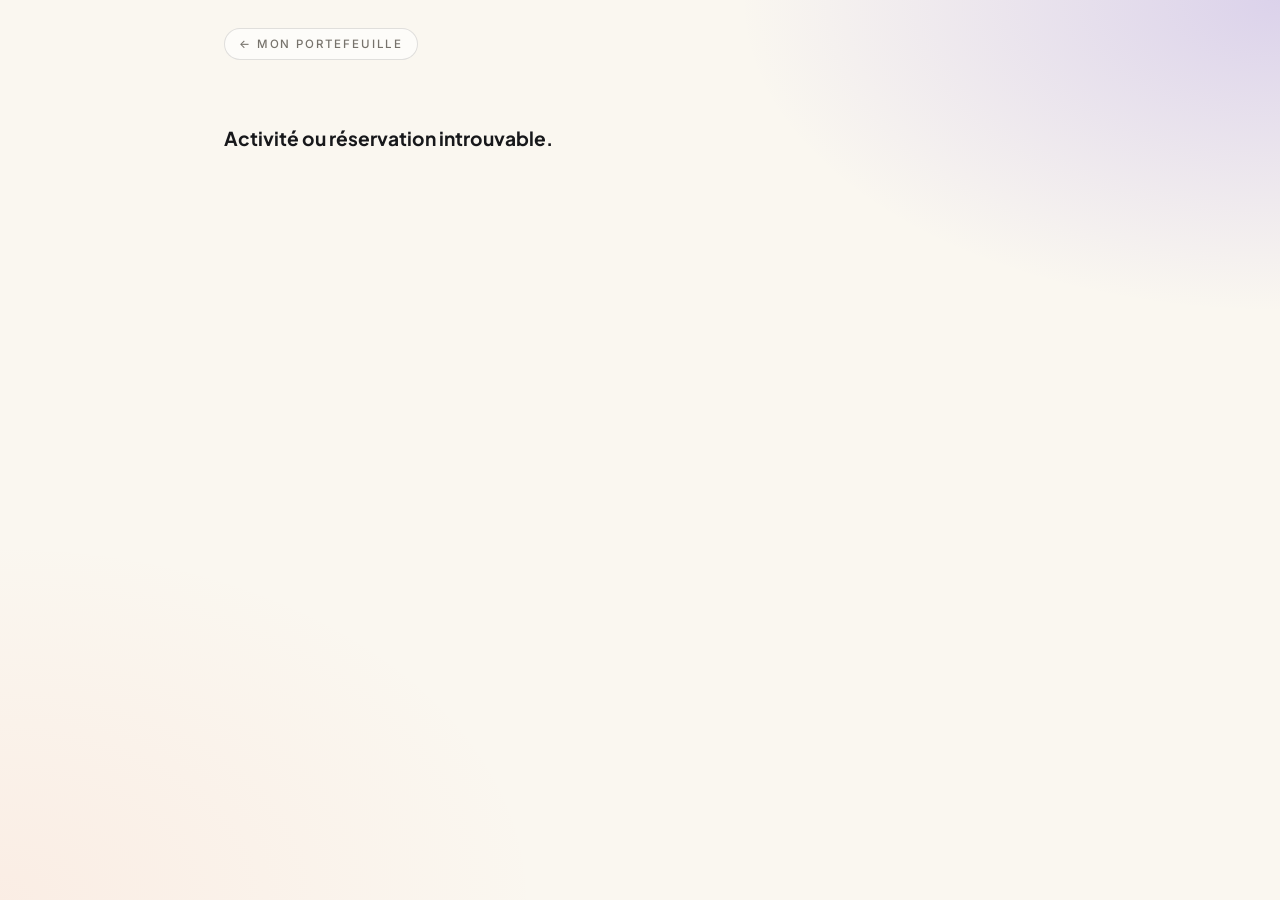
<file: reserver.html>
<!DOCTYPE html>
<html lang="fr">
<head>
  <meta charset="UTF-8">
  <meta name="viewport" content="width=device-width, initial-scale=1.0">
  <title>Réserver une activité — Shelter&amp;Co</title>
  <link rel="preconnect" href="https://fonts.googleapis.com">
  <link rel="preconnect" href="https://fonts.gstatic.com" crossorigin>
  <link href="https://fonts.googleapis.com/css2?family=Plus+Jakarta+Sans:wght@500;600;700;800&family=Inter:wght@400;500;600&display=swap" rel="stylesheet">
  <link rel="stylesheet" href="assets/urbain.css">
  <style>
    :root { --accent: #6E4FD8; --soft: #EFE9FF; }

    main {
      max-width: 880px;
      margin: 0 auto;
      padding: 28px 24px 140px;
      animation: rise .7s var(--ease) both;
    }

    .back { margin-bottom: 26px; }

    .cat { color: var(--muted); margin-bottom: 10px; }

    h1 {
      font-family: 'Plus Jakarta Sans', sans-serif;
      font-weight: 800;
      font-size: clamp(2.2rem, 6.5vw, 3.8rem);
      line-height: 1;
      letter-spacing: -0.03em;
    }

    .facts { display: flex; flex-wrap: wrap; gap: 8px; margin: 18px 0 30px; }

    .fact {
      display: inline-flex;
      align-items: center;
      gap: 8px;
      padding: 8px 14px;
      border-radius: 999px;
      background: #fff;
      border: 1px solid var(--stroke);
      font-size: 0.9rem;
    }

    .fact.cost { background: var(--soft); border-color: color-mix(in srgb, var(--accent) 35%, transparent); font-weight: 600; }
    .fact.earn { color: var(--violet-ink); font-weight: 600; }
    .lp { width: 20px; height: 20px; }

    /* ---------- étapes ---------- */
    .step {
      padding: 22px;
      margin-bottom: 16px;
      border-radius: var(--radius);
      background: var(--card-bg);
      border: 1px solid var(--stroke);
      box-shadow: var(--shadow);
    }

    .step h2 {
      display: flex;
      align-items: center;
      gap: 12px;
      margin-bottom: 16px;
      font-family: 'Plus Jakarta Sans', sans-serif;
      font-weight: 700;
      font-size: 1.25rem;
    }

    .step h2 .n {
      display: grid;
      place-items: center;
      width: 30px;
      height: 30px;
      border-radius: 50%;
      background: var(--accent);
      color: #fff;
      font-size: 0.85rem;
    }

    .days { display: grid; grid-template-columns: repeat(4, minmax(0, 1fr)); gap: 10px; }

    .day {
      display: flex;
      flex-direction: column;
      align-items: flex-start;
      gap: 4px;
      padding: 14px;
      border-radius: 18px;
      border: 1px solid var(--stroke-2);
      background: #fff;
      color: var(--text);
      text-align: left;
      cursor: pointer;
      transition: background .25s ease, border-color .25s ease, transform .3s var(--ease), color .25s ease;
    }

    .day:hover:not(:disabled) { transform: translateY(-2px); border-color: var(--accent); }
    .day b { font-family: 'Plus Jakarta Sans', sans-serif; font-weight: 800; font-size: 1.35rem; line-height: 1; }
    .day .wd { color: var(--muted); }
    .day .count { color: var(--violet-ink); font-size: 0.8rem; font-weight: 500; }
    .day .tag {
      align-self: flex-start;
      margin-top: 4px;
      padding: 2px 8px;
      border-radius: 999px;
      background: var(--soft);
      font-size: 0.62rem;
    }

    .day[aria-pressed="true"] { background: var(--accent); border-color: var(--accent); color: #fff; }
    .day[aria-pressed="true"] .wd, .day[aria-pressed="true"] .count { color: rgba(255, 255, 255, 0.85); }
    .day[aria-pressed="true"] .tag { background: rgba(255, 255, 255, 0.2); color: #fff; }
    .day:disabled { opacity: .45; cursor: not-allowed; }

    .slots { display: grid; grid-template-columns: repeat(auto-fill, minmax(118px, 1fr)); gap: 10px; }

    .slot {
      display: flex;
      flex-direction: column;
      align-items: center;
      gap: 2px;
      padding: 12px 8px;
      border-radius: 16px;
      border: 1px solid var(--stroke-2);
      background: #fff;
      color: var(--text);
      cursor: pointer;
      transition: background .25s ease, border-color .25s ease, transform .3s var(--ease), color .25s ease;
    }

    .slot b { font-family: 'Plus Jakarta Sans', sans-serif; font-weight: 700; font-size: 1.1rem; }
    .slot small { color: var(--muted); font-size: 0.72rem; }
    .slot:hover:not(:disabled) { transform: translateY(-2px); border-color: var(--accent); }
    .slot[aria-pressed="true"] { background: var(--accent); border-color: var(--accent); color: #fff; }
    .slot[aria-pressed="true"] small { color: rgba(255, 255, 255, 0.85); }

    .slot:disabled {
      cursor: not-allowed;
      background: rgba(23, 24, 27, 0.03);
      border-style: dashed;
    }

    .slot:disabled b { color: rgba(23, 24, 27, 0.35); text-decoration: line-through; }

    .hint { color: var(--muted); }

    /* ---------- barre de confirmation ---------- */
    .bar {
      position: fixed;
      left: 50%;
      bottom: 16px;
      z-index: 10;
      width: min(840px, calc(100vw - 32px));
      transform: translateX(-50%);
      display: flex;
      align-items: center;
      justify-content: space-between;
      gap: 16px;
      padding: 14px 14px 14px 22px;
      border-radius: 999px;
      background: rgba(23, 24, 27, 0.92);
      color: #F5F5F7;
      backdrop-filter: blur(16px);
      -webkit-backdrop-filter: blur(16px);
      box-shadow: 0 24px 50px -20px rgba(23, 24, 27, 0.55);
    }

    .bar .sum { display: flex; flex-direction: column; gap: 2px; min-width: 0; }
    .bar .sum b { font-family: 'Plus Jakarta Sans', sans-serif; font-weight: 700; white-space: nowrap; overflow: hidden; text-overflow: ellipsis; }
    .bar .sum span { color: rgba(245, 245, 247, 0.7); font-size: 0.82rem; }
    .bar .sum .warn { color: #FFB199; }

    .confirm {
      flex-shrink: 0;
      padding: 14px 22px;
      border: none;
      border-radius: 999px;
      background: #B79BFF;
      color: #17181B;
      font-family: 'Plus Jakarta Sans', sans-serif;
      font-weight: 700;
      font-size: 1rem;
      cursor: pointer;
      transition: filter .2s ease, transform .3s var(--ease), opacity .2s ease;
    }

    .confirm:hover:not(:disabled) { filter: brightness(1.08); transform: translateY(-2px); }
    .confirm:disabled { opacity: .4; cursor: not-allowed; }

    /* ---------- confirmation ---------- */
    .done { display: none; text-align: center; padding: 30px 22px; }
    .confirmed .picker, .confirmed .bar { display: none; }
    .confirmed .done { display: block; animation: rise .6s var(--ease) both; }

    .check {
      display: grid;
      place-items: center;
      width: 76px;
      height: 76px;
      margin: 0 auto 18px;
      border-radius: 50%;
      background: var(--accent);
      color: #fff;
      box-shadow: 0 18px 40px -16px var(--accent);
    }

    .check svg { width: 34px; height: 34px; fill: none; stroke: currentColor; stroke-width: 2.4; stroke-linecap: round; stroke-linejoin: round; }

    .done h2 {
      font-family: 'Plus Jakarta Sans', sans-serif;
      font-weight: 800;
      font-size: clamp(1.8rem, 5vw, 2.6rem);
      letter-spacing: -0.02em;
    }

    .recap {
      list-style: none;
      max-width: 460px;
      margin: 22px auto;
      text-align: left;
    }

    .recap li { display: flex; justify-content: space-between; gap: 16px; padding: 11px 0; border-top: 1px solid var(--stroke); }
    .recap li:first-child { border-top: none; }
    .recap .k { color: var(--muted); }
    .recap .v { font-weight: 600; text-align: right; }

    .done .note { color: var(--muted); margin-bottom: 22px; }
    .done .btn-primary { padding: 14px 22px; color: #fff; }
    .done-actions { display: flex; justify-content: center; flex-wrap: wrap; gap: 10px; }
    .done-actions .btn { padding: 14px 22px; }

    .error { color: var(--coral-ink); margin-top: 6px; min-height: 1.2em; }

    .missing { padding: 40px 0; font-family: 'Plus Jakarta Sans', sans-serif; font-weight: 700; font-size: 1.2rem; }

    @media (max-width: 640px) {
      main { padding: 22px 16px 150px; }
      .days { grid-template-columns: repeat(2, minmax(0, 1fr)); }
      .step { padding: 18px; }
      .bar { border-radius: 26px; flex-direction: column; align-items: stretch; padding: 14px; }
      .confirm { width: 100%; }
    }
  </style>
</head>
<body>
  <!-- pièce Legacy Points -->
  <svg width="0" height="0" style="position:absolute" aria-hidden="true">
    <symbol id="lp-logo" viewBox="0 0 32 32">
      <circle cx="16" cy="16" r="15" fill="#B79BFF" stroke="#121316" stroke-width="1.5"/>
      <circle cx="16" cy="16" r="11.5" fill="none" stroke="#121316" stroke-width="1" stroke-dasharray="1.6 1.8"/>
      <path d="M12.5 9.5v13h8" fill="none" stroke="#121316" stroke-width="3.2" stroke-linecap="square"/>
    </symbol>
  </svg>

  <main id="main">
    <a class="back mono" id="back" href="mon-profil.html#portefeuille">← Mon portefeuille</a>
    <div id="page"></div>
  </main>

  <script src="assets/activites-data.js"></script>
  <script>
    const ACT = window.LHG_ACTIVITES;
    const params = new URLSearchParams(location.search);
    // Site en ligne (GitHub Pages) : pas de serveur serveur.py, donc pas d'API /api/…
    const HAS_SERVER = ['localhost', '127.0.0.1', '[::1]'].includes(location.hostname);
    const ref = params.get('ref') || '';
    const activity = ACT.ACTIVITIES.find((a) => a.id === params.get('activite'));
    const stay = ACT.STAYS[ref];
    const page = document.getElementById('page');

    const nfBase = new Intl.NumberFormat('fr-FR');
    const nf = (n) => nfBase.format(n).replace(/ /g, ' ');
    const esc = (s) => String(s).replace(/[&<>"]/g, (c) => ({ '&': '&amp;', '<': '&lt;', '>': '&gt;', '"': '&quot;' }[c]));
    const lp = '<svg class="lp" viewBox="0 0 32 32" aria-hidden="true"><use href="#lp-logo"/></svg>';
    const toMin = (h) => { const [a, b] = h.split(':').map(Number); return a * 60 + b; };
    const fmtDay = (iso, opts) => new Date(iso + 'T12:00:00').toLocaleDateString('fr-FR', opts);

    if (ref) {
      document.getElementById('back').href = 'mon-profil.html?ref=' + encodeURIComponent(ref) + '#portefeuille';
    }

    let chosenDay = null;
    let chosenHour = null;

    if (!activity || !stay) {
      page.innerHTML = '<p class="missing">Activité ou réservation introuvable.</p>';
    } else {
      render();
    }

    // Créneaux du jour, en tenant compte des activités déjà réservées pendant le séjour
    function slotsOf(day) {
      const booked = ACT.getBookings(ref).filter((b) => b.day === day);
      return ACT.slotsFor(activity, stay, day).map((s) => {
        if (!s.available) return s;
        const start = toMin(s.hour);
        const end = start + activity.duration;
        const clash = booked.find((b) => {
          const other = ACT.ACTIVITIES.find((a) => a.id === b.activity);
          const bs = toMin(b.hour);
          return start < bs + (other ? other.duration : 60) && bs < end;
        });
        return clash ? { ...s, available: false, reason: 'activité déjà prévue' } : s;
      });
    }

    function render() {
      document.title = `Réserver : ${activity.name} — Shelter&Co`;
      const days = ACT.stayDays(stay);
      page.innerHTML = `
        <div class="picker">
          <p class="cat mono">${esc(activity.cat)} · Réservation</p>
          <h1>${esc(activity.name)}</h1>
          <div class="facts">
            <span class="fact cost">${lp}${nf(activity.cost)} LP</span>
            <span class="fact earn">+${nf(ACT.pointsFor(activity))} pts de fidélité</span>
            <span class="fact">${esc(activity.detail)}</span>
            <span class="fact">${esc(activity.place)}</span>
          </div>

          <section class="step">
            <h2><span class="n">1</span> Choisissez une date</h2>
            <div class="days" role="group" aria-label="Dates de votre séjour">
              ${days.map((day) => {
                const free = slotsOf(day).filter((s) => s.available).length;
                const tag = day === stay.arrival ? 'Arrivée' : day === stay.departure ? 'Départ' : '';
                return `<button class="day" type="button" data-day="${day}" aria-pressed="false" ${free ? '' : 'disabled'}>
                  <span class="wd mono">${esc(fmtDay(day, { weekday: 'long' }))}</span>
                  <b>${esc(fmtDay(day, { day: 'numeric', month: 'short' }))}</b>
                  <span class="count">${free ? `${free} créneau${free > 1 ? 'x' : ''}` : 'Complet'}</span>
                  ${tag ? `<span class="tag mono">${tag}</span>` : ''}
                </button>`;
              }).join('')}
            </div>
          </section>

          <section class="step">
            <h2><span class="n">2</span> Choisissez un horaire</h2>
            <div id="slots"><p class="hint">Sélectionnez d’abord une date.</p></div>
          </section>
          <p class="error mono" id="error" role="alert"></p>
        </div>

        <div class="bar">
          <div class="sum">
            <b id="sum-title">${esc(activity.name)}</b>
            <span id="sum-detail">Choisissez une date et un horaire</span>
          </div>
          <button class="confirm" id="confirm" type="button" disabled>Confirmer</button>
        </div>

        <section class="done" id="done" aria-live="polite"></section>`;

      page.querySelectorAll('.day').forEach((b) => b.addEventListener('click', () => pickDay(b.dataset.day)));
      document.getElementById('confirm').addEventListener('click', confirmBooking);

      // on présélectionne le premier jour qui a des créneaux
      const first = page.querySelector('.day:not(:disabled)');
      if (first) pickDay(first.dataset.day);
    }

    function pickDay(day) {
      chosenDay = day;
      chosenHour = null;
      page.querySelectorAll('.day').forEach((b) => b.setAttribute('aria-pressed', b.dataset.day === day));
      const slots = slotsOf(day);
      document.getElementById('slots').innerHTML = `<div class="slots" role="group" aria-label="Horaires disponibles">
        ${slots.map((s) => `<button class="slot" type="button" data-hour="${s.hour}" aria-pressed="false" ${s.available ? '' : 'disabled'}>
          <b>${s.hour.replace(':', 'h')}</b>
          <small>${s.available ? 'Disponible' : esc(s.reason)}</small>
        </button>`).join('')}
      </div>`;
      document.querySelectorAll('.slot').forEach((b) => b.addEventListener('click', () => pickHour(b.dataset.hour)));
      updateBar();
    }

    function pickHour(hour) {
      chosenHour = hour;
      document.querySelectorAll('.slot').forEach((b) => b.setAttribute('aria-pressed', b.dataset.hour === hour));
      updateBar();
    }

    function label() {
      return `${fmtDay(chosenDay, { weekday: 'short', day: 'numeric', month: 'short' })} · ${chosenHour.replace(':', 'h')}`;
    }

    function updateBar() {
      const after = ACT.balance(ref) - activity.cost;
      const detail = document.getElementById('sum-detail');
      const btn = document.getElementById('confirm');
      if (after < 0) {
        detail.innerHTML = `<span class="warn">Solde insuffisant : il vous manque ${nf(-after)} LP</span>`;
        btn.disabled = true;
        return;
      }
      if (!chosenHour) {
        detail.textContent = chosenDay ? 'Choisissez un horaire' : 'Choisissez une date et un horaire';
        btn.disabled = true;
        return;
      }
      detail.textContent = `${label()} · ${nf(activity.cost)} LP · solde après : ${nf(after)} LP · +${nf(ACT.pointsFor(activity))} pts de fidélité`;
      btn.disabled = false;
    }

    async function confirmBooking() {
      const btn = document.getElementById('confirm');
      const error = document.getElementById('error');
      btn.disabled = true;
      btn.textContent = 'Confirmation…';
      error.textContent = '';
      const when = label();
      let emailed = false;
      if (HAS_SERVER) try {
        // la réception reçoit la réservation (même circuit que la page Bienvenue)
        const res = await fetch('/api/welcome', {
          method: 'POST',
          headers: { 'Content-Type': 'application/json' },
          body: JSON.stringify({
            ref,
            types: ['Autre'],
            message: `Réservation d’activité : ${activity.name} — ${when} (${activity.cost} Legacy Points, ${activity.place}).`,
            consent: true,
          }),
        });
        const data = await res.json().catch(() => ({}));
        if (!res.ok || !data.ok) throw new Error(data.error || 'Réservation impossible pour le moment.');
        emailed = !!data.emailed;
      } catch (e) {
        error.textContent = e instanceof TypeError
          ? 'Connexion impossible : merci de réessayer ou de contacter la réception.'
          : e.message;
        btn.textContent = 'Confirmer';
        btn.disabled = false;
        return;
      }

      ACT.addBooking(ref, { activity: activity.id, day: chosenDay, hour: chosenHour, cost: activity.cost, label: when });
      showDone(when, emailed);
    }

    function showDone(when, emailed) {
      const back = document.getElementById('back').href;
      document.getElementById('done').innerHTML = `
        <div class="check"><svg viewBox="0 0 24 24" aria-hidden="true"><path d="M5 12.5l4.5 4.5L19 7.5"/></svg></div>
        <h2>Réservation confirmée</h2>
        <ul class="recap">
          <li><span class="k">Activité</span><span class="v">${esc(activity.name)}</span></li>
          <li><span class="k">Date</span><span class="v">${esc(fmtDay(chosenDay, { weekday: 'long', day: 'numeric', month: 'long' }))}</span></li>
          <li><span class="k">Horaire</span><span class="v">${esc(chosenHour.replace(':', 'h'))}</span></li>
          <li><span class="k">Lieu</span><span class="v">${esc(activity.place)}</span></li>
          <li><span class="k">Prix</span><span class="v">${nf(activity.cost)} LP</span></li>
          <li><span class="k">Nouveau solde</span><span class="v">${nf(ACT.balance(ref))} LP</span></li>
          <li><span class="k">Points de fidélité</span><span class="v earned">+${nf(ACT.pointsFor(activity))} pts · total ${nf(ACT.loyaltyPoints(ref))} pts</span></li>
        </ul>
        <p class="note">${emailed ? 'La réception a bien reçu votre réservation.' : 'Votre réservation est enregistrée.'} Elle apparaît déjà dans Mon calendrier.</p>
        <div class="done-actions">
          <a class="btn btn-primary" href="${esc(back.replace('#portefeuille', '#calendrier'))}">Voir mon calendrier</a>
          <a class="btn" href="${esc(back)}">Retour à Mon portefeuille</a>
        </div>`;
      document.body.classList.add('confirmed');
      scrollTo({ top: 0, behavior: 'smooth' });
    }
  </script>
</body>
</html>
</file>
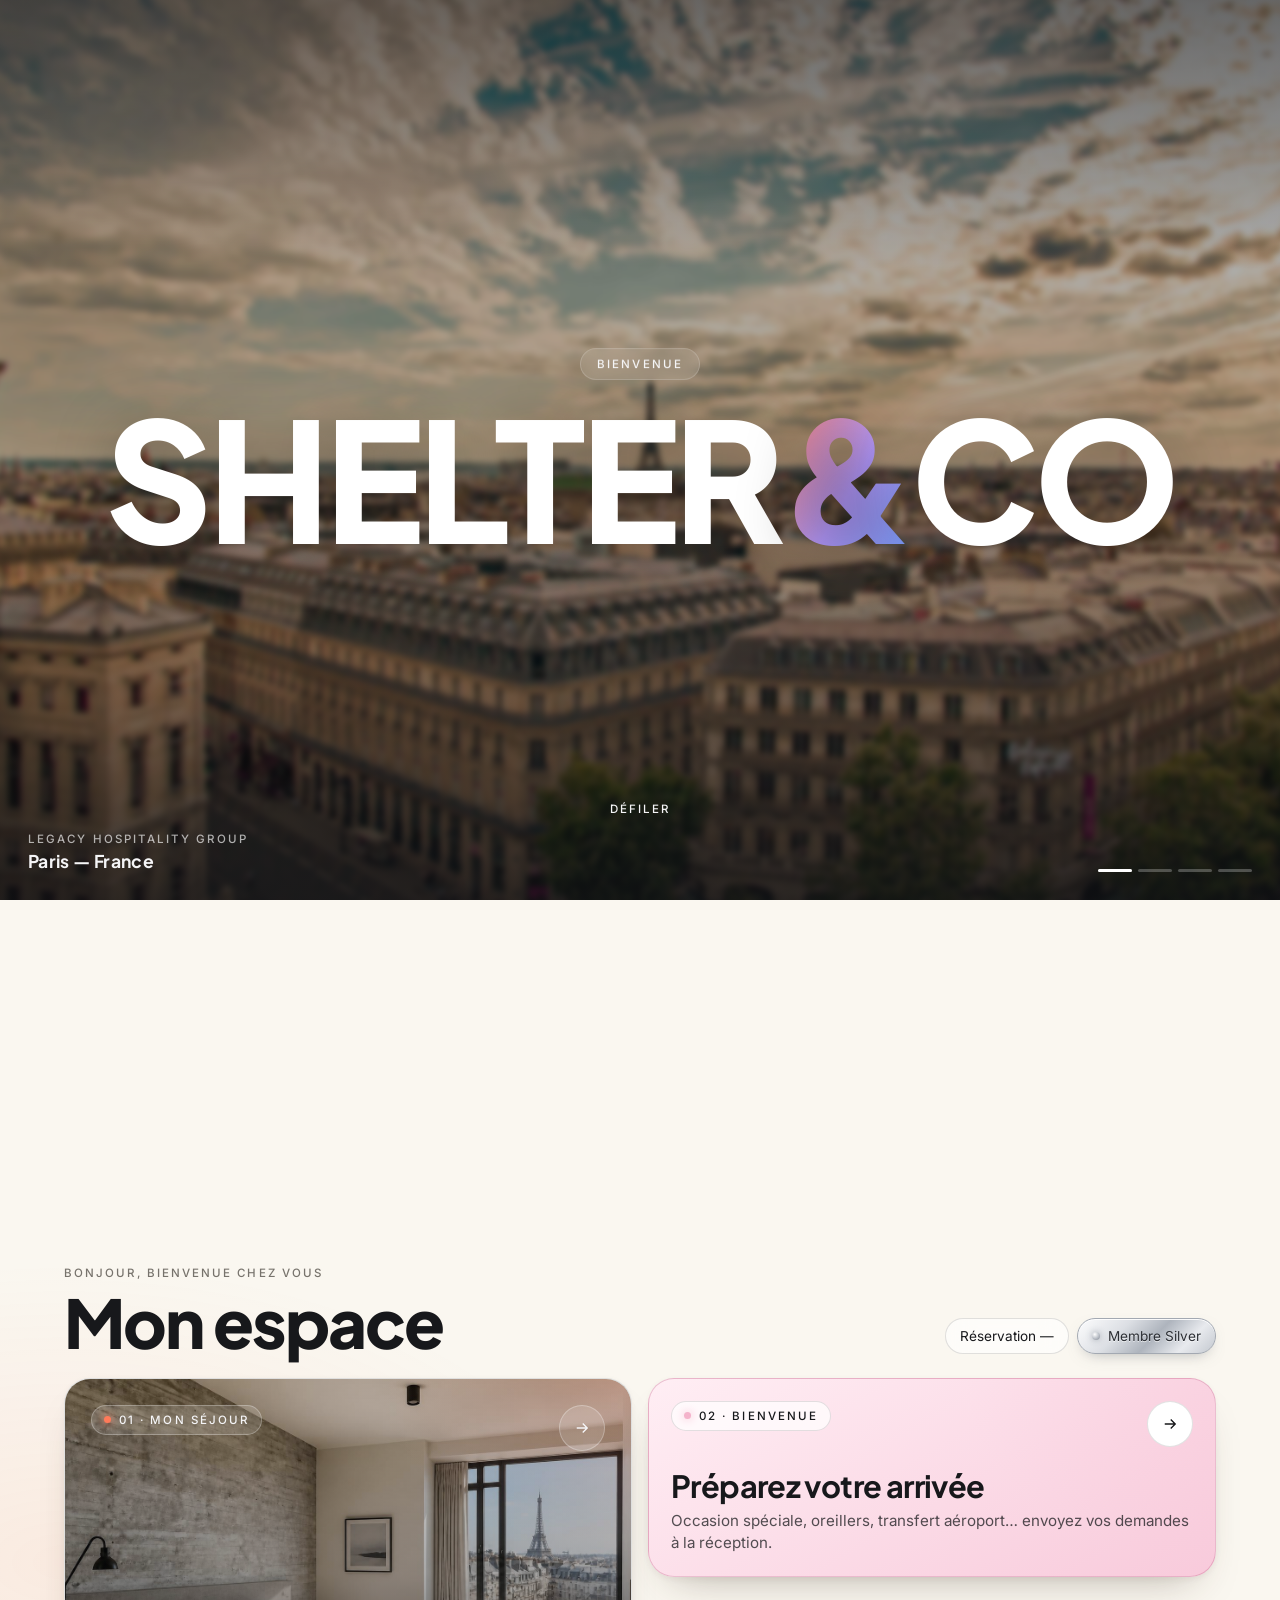
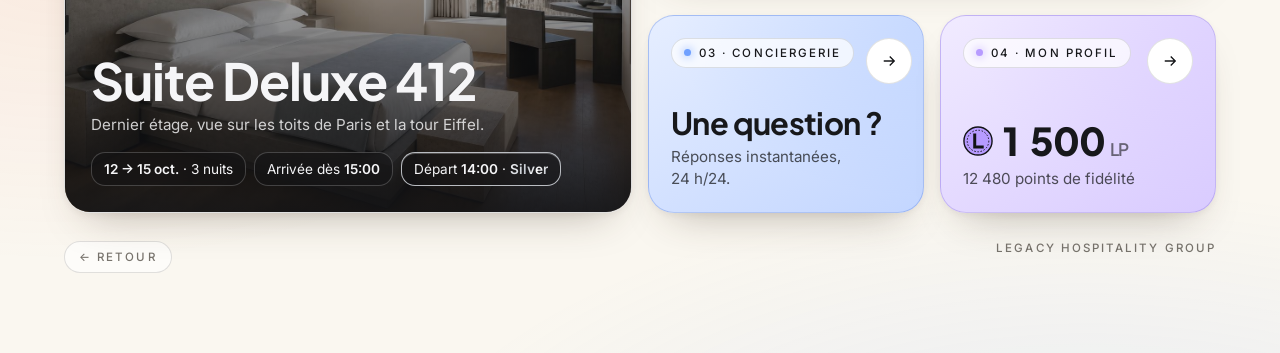
<file: shelter-co.html>
<!DOCTYPE html>
<html lang="fr">
<head>
  <meta charset="UTF-8">
  <meta name="viewport" content="width=device-width, initial-scale=1.0">
  <title>Shelter&amp;Co</title>
  <script>
    // Transition depuis la page d'accueil du groupe
    try {
      if (sessionStorage.getItem('lhg-transition') && location.hash !== '#espace') {
        document.documentElement.classList.add('from-legacy');
      }
      sessionStorage.removeItem('lhg-transition');
    } catch (e) {}
  </script>
  <link rel="preconnect" href="https://fonts.googleapis.com">
  <link rel="preconnect" href="https://fonts.gstatic.com" crossorigin>
  <link href="https://fonts.googleapis.com/css2?family=Plus+Jakarta+Sans:wght@500;600;700;800&family=Inter:wght@400;500;600&display=swap" rel="stylesheet">
  <style>
    :root {
      /* Charte « urbaine » : fond ivoire, texte graphite, touches de couleur */
      --bg: #FAF7F0;             /* blanc ivoire */
      --bg-2: #F1ECE2;
      --text: #17181B;           /* graphite */
      --text-2: rgba(23, 24, 27, 0.68);
      --muted: #77736C;
      --glass: rgba(255, 255, 255, 0.62);
      --glass-2: rgba(255, 255, 255, 0.9);
      --stroke: rgba(23, 24, 27, 0.13);
      --stroke-2: rgba(23, 24, 27, 0.22);
      --card-bg: linear-gradient(160deg, #FFFFFF, #FDFCFA);
      --on-accent: #17181B;      /* texte posé sur une couleur d'accent */
      --coral: #FF7A59;
      --lime: #D5F36B;
      --blue: #6FA0FF;
      --violet: #B79BFF;
      /* versions foncées des accents, lisibles en texte sur l'ivoire */
      --coral-ink: #C9471F;
      --lime-ink: #5E7F0A;
      --mint: #5CCFAE;
      --mint-ink: #1D8466;
      --rose: #F4B3CB;
      --rose-ink: #B23A6E;
      --blue-ink: #2F62D6;
      --violet-ink: #6D4FD8;
      --radius: 26px;
      --ease: cubic-bezier(.2, .7, .2, 1);
    }

    * { margin: 0; padding: 0; box-sizing: border-box; }
    * { -webkit-tap-highlight-color: transparent; }

    html { background: var(--bg); }

    body {
      background:
        radial-gradient(1200px 600px at 85% 110%, rgba(111, 160, 255, 0.14), transparent 60%),
        radial-gradient(900px 500px at 5% 80%, rgba(255, 122, 89, 0.1), transparent 60%),
        var(--bg);
      color: var(--text);
      font-family: 'Inter', system-ui, sans-serif;
      -webkit-font-smoothing: antialiased;
      overflow-x: hidden;
    }

    .label {
      font-size: 0.72rem;
      font-weight: 500;
      letter-spacing: 0.18em;
      text-transform: uppercase;
    }



    .name .amp {
      background: linear-gradient(120deg, var(--coral), var(--violet) 55%, var(--blue));
      -webkit-background-clip: text;
      background-clip: text;
      color: transparent;
    }


    /* ---------- Hero : diaporama plein écran ---------- */
    .hero-wrap { position: relative; height: 200vh; }

    .stage {
      position: sticky;
      top: 0;
      height: 100vh;
      overflow: hidden;
    }

    /* Le cadre photo : plein écran, puis rectangle arrondi (clip-path piloté en JS) */
    .media {
      position: absolute;
      inset: 0;
      clip-path: inset(0 0 0 0 round 0px);
      will-change: clip-path;
      background: #000;
    }

    .slide {
      position: absolute;
      inset: -4%;
      width: 108%;
      height: 108%;
      object-fit: cover;
      opacity: 0;
      filter: blur(3px) brightness(.68) saturate(1.1);
      transform: scale(1.06);
      transition: opacity 1.4s ease, transform 7s linear;
    }

    .slide.active {
      opacity: 1;
      transform: scale(1);
    }

    .shade {
      position: absolute;
      inset: 0;
      background:
        linear-gradient(180deg, rgba(18,19,22,.45) 0%, rgba(18,19,22,0) 30%, rgba(18,19,22,0) 60%, rgba(18,19,22,.75) 100%);
    }

    .hero-text {
      position: absolute;
      left: 0;
      right: 0;
      top: 50vh;
      text-align: center;
      padding: 0 16px;
      transform-origin: center;
      will-change: transform;
    }

    .hero-inner { transform: translateY(-50%); }

    .welcome {
      display: inline-block;
      padding: 8px 16px;
      border-radius: 999px;
      background: rgba(255, 255, 255, 0.1);
      border: 1px solid rgba(255, 255, 255, 0.18);
      backdrop-filter: blur(10px);
      -webkit-backdrop-filter: blur(10px);
      margin-bottom: 22px;
    }

    .name {
      font-family: 'Plus Jakarta Sans', sans-serif;
      font-weight: 800;
      font-size: min(11rem, 13vw);
      line-height: 0.9;
      letter-spacing: -0.03em;
      text-transform: uppercase;
      color: #fff;
      text-shadow: 0 10px 60px rgba(0, 0, 0, 0.35);
      white-space: nowrap;
    }


    /* ville en cours + barres de progression du diaporama */
    .slide-info {
      position: absolute;
      left: 28px;
      right: 28px;
      bottom: 28px;
      display: flex;
      justify-content: space-between;
      align-items: flex-end;
      gap: 16px;
    }

    .city {
      display: flex;
      flex-direction: column;
      gap: 4px;
    }

    .city b {
      font-family: 'Plus Jakarta Sans', sans-serif;
      font-weight: 700;
      font-size: 1.1rem;
      letter-spacing: 0.02em;
    }

    .city span { color: rgba(255, 255, 255, 0.65); }

    .bars { display: flex; gap: 6px; }

    .bars i {
      position: relative;
      width: 34px;
      height: 3px;
      border-radius: 3px;
      background: rgba(255, 255, 255, 0.25);
      overflow: hidden;
    }

    .bars i::after {
      content: '';
      position: absolute;
      inset: 0;
      background: #fff;
      transform: scaleX(0);
      transform-origin: left;
    }

    .bars i.done::after { transform: scaleX(1); }
    .bars i.active::after { animation: fill var(--slide-ms, 5000ms) linear forwards; }

    .hint {
      position: absolute;
      left: 50%;
      bottom: 26px;
      transform: translateX(-50%);
      display: flex;
      flex-direction: column;
      align-items: center;
      gap: 10px;
      padding: 10px 18px;
      border: none;
      border-radius: 999px;
      background: none;
      color: rgba(255, 255, 255, 0.85);
      font-family: inherit;
      cursor: pointer;
      z-index: 3;
    }

    .hint:hover { color: #fff; }
    .hint.gone { pointer-events: none; }
    .hint svg { width: 12px; height: 38px; overflow: visible; }

    .hint svg path {
      fill: none;
      stroke: #fff;
      stroke-width: 1.2;
      stroke-dasharray: 1;
      stroke-dashoffset: 1;
      animation: draw-up 2s cubic-bezier(.6,0,.2,1) infinite;
    }

    /* ---------- Mon espace ---------- */
    .space {
      position: relative;
      z-index: 2;
      max-width: 1200px;
      margin: 0 auto;
      padding: 8px 24px 80px;
    }

    .space-head {
      display: flex;
      justify-content: space-between;
      align-items: flex-end;
      gap: 20px;
      flex-wrap: wrap;
      margin-bottom: 24px;
    }

    .space-head .hello { color: var(--muted); margin-bottom: 10px; }

    .space-head h2 {
      font-family: 'Plus Jakarta Sans', sans-serif;
      font-weight: 800;
      font-size: clamp(2.4rem, 6vw, 4.2rem);
      line-height: 0.95;
      letter-spacing: -0.03em;
    }

    .chips { display: flex; gap: 8px; flex-wrap: wrap; }

    .chip {
      display: inline-flex;
      align-items: center;
      gap: 8px;
      padding: 9px 14px;
      border-radius: 999px;
      background: var(--glass);
      border: 1px solid var(--stroke);
      backdrop-filter: blur(14px);
      -webkit-backdrop-filter: blur(14px);
      font-size: 0.85rem;
      color: var(--text);
    }

    .chip .dot { width: 8px; height: 8px; border-radius: 50%; background: var(--violet); box-shadow: 0 0 12px var(--violet); }

    /* Grille « bento » */
    .bento {
      display: grid;
      grid-template-columns: repeat(4, minmax(0, 1fr));
      grid-auto-rows: minmax(190px, auto);
      gap: 16px;
    }

    .tile {
      --accent: var(--blue);
      position: relative;
      display: flex;
      flex-direction: column;
      justify-content: space-between;
      gap: 24px;
      padding: 22px;
      border-radius: var(--radius);
      overflow: hidden;
      isolation: isolate;
      color: var(--text);
      text-decoration: none;
      background: var(--card-bg);
      border: 1px solid var(--stroke);
      backdrop-filter: blur(20px);
      -webkit-backdrop-filter: blur(20px);
      box-shadow: 0 2px 6px rgba(60, 45, 30, 0.06), 0 22px 44px -24px rgba(60, 45, 30, 0.38);
      transition: transform .45s var(--ease), box-shadow .45s var(--ease), border-color .45s ease;
      opacity: 0;
      transform: translateY(24px);
    }

    .in .tile { opacity: 1; transform: none; transition: opacity .7s var(--ease) var(--d, 0s), transform .7s var(--ease) var(--d, 0s), box-shadow .45s var(--ease), border-color .45s ease; }

    /* halo de couleur : dégradé qui épouse l'arrondi (pas de cercle flouté qui déborde) */
    .tile::before {
      content: '';
      position: absolute;
      inset: 0;
      border-radius: inherit;
      background: radial-gradient(360px 260px at 100% 0%, color-mix(in srgb, var(--accent) 32%, transparent), transparent 70%);
      opacity: .75;
      z-index: -1;
      pointer-events: none;
      transition: opacity .45s ease;
    }

    .in .tile:hover {
      transform: translateY(-6px);
      border-color: color-mix(in srgb, var(--accent) 55%, transparent);
      box-shadow: 0 30px 60px -24px color-mix(in srgb, var(--accent) 45%, transparent);
    }

    .tile:hover::before { opacity: 1; }
    .tile:focus-visible { outline: 2px solid var(--accent); outline-offset: 3px; }

    .tile-top {
      display: flex;
      justify-content: space-between;
      align-items: flex-start;
      gap: 12px;
    }

    .tag {
      white-space: nowrap;
      display: inline-flex;
      align-items: center;
      gap: 8px;
      padding: 7px 12px;
      border-radius: 999px;
      background: rgba(23, 24, 27, 0.05);
      border: 1px solid var(--stroke);
      color: var(--text);
    }

    .tag::before {
      content: '';
      width: 7px;
      height: 7px;
      border-radius: 50%;
      background: var(--accent);
      box-shadow: 0 0 10px var(--accent);
    }

    .go {
      flex-shrink: 0;
      display: grid;
      place-items: center;
      width: 46px;
      height: 46px;
      border-radius: 50%;
      background: rgba(23, 24, 27, 0.05);
      border: 1px solid var(--stroke);
      transition: background .3s ease, color .3s ease, transform .45s var(--ease);
    }

    .go svg { width: 18px; height: 18px; fill: none; stroke: currentColor; stroke-width: 1.8; }
    .tile:hover .go { background: var(--accent); color: var(--on-accent); transform: rotate(-45deg); }

    .tile h3 {
      font-family: 'Plus Jakarta Sans', sans-serif;
      font-weight: 700;
      font-size: clamp(1.5rem, 2.4vw, 2rem);
      line-height: 1;
      letter-spacing: -0.02em;
    }

    .tile p { color: var(--text-2); margin-top: 8px; line-height: 1.45; font-size: 0.95rem; }

    .tile .stat {
      font-family: 'Plus Jakarta Sans', sans-serif;
      font-weight: 800;
      font-size: clamp(1.8rem, 3vw, 2.4rem);
      letter-spacing: -0.02em;
      line-height: 1;
    }

    .tile .stat small { font-size: 0.45em; font-weight: 600; color: var(--muted); margin-left: 4px; }

    /* Mon séjour : grande tuile avec la photo de la chambre */
    .tile.sejour { grid-column: span 2; grid-row: span 2; --accent: var(--coral); padding: 26px; }

    .tile.sejour .photo {
      position: absolute;
      inset: 0;
      z-index: -2;
      background: url('images/chambre-412/chambre.jpg') center / cover;
      transform: scale(1.02);
      transition: transform 1.2s var(--ease);
    }

    .tile.sejour:hover .photo { transform: scale(1.07); }

    .tile.sejour::after {
      content: '';
      position: absolute;
      inset: 0;
      z-index: -1;
      background: linear-gradient(180deg, rgba(18,19,22,.15) 0%, rgba(18,19,22,.35) 45%, rgba(18,19,22,.92) 100%);
    }

    .tile.sejour h3 { font-size: clamp(2rem, 4vw, 3.2rem); }

    .facts { display: flex; flex-wrap: wrap; gap: 8px; margin-top: 16px; }

    .fact {
      padding: 8px 12px;
      border-radius: 14px;
      background: rgba(18, 19, 22, 0.45);
      border: 1px solid var(--stroke);
      backdrop-filter: blur(12px);
      -webkit-backdrop-filter: blur(12px);
      font-size: 0.85rem;
    }

    .fact b { font-weight: 600; }
    .fact.hl { border-color: color-mix(in srgb, var(--coral) 60%, transparent); }

    .tile.welcome { grid-column: span 2; --accent: var(--rose); }
    .tile.concierge { --accent: var(--blue); }
    .tile.profil { --accent: var(--violet); }

    .lp-line { display: flex; align-items: center; gap: 10px; }
    .lp-coin { width: 30px; height: 30px; flex-shrink: 0; }

    .space-foot {
      display: flex;
      justify-content: space-between;
      gap: 16px;
      margin-top: 28px;
      color: var(--muted);
    }

    .space-foot a {
      color: inherit;
      text-decoration: none;
      padding: 8px 14px;
      border-radius: 999px;
      border: 1px solid var(--stroke);
      background: var(--glass);
      transition: color .2s ease, background .2s ease;
    }

    .space-foot a:hover { color: var(--text); background: var(--glass-strong); }

    /* ---------- Animations ---------- */
    @keyframes fill { to { transform: scaleX(1); } }

    @keyframes draw-up {
      0%   { stroke-dashoffset: 1; opacity: 1; }
      60%  { stroke-dashoffset: 0; opacity: 1; }
      100% { stroke-dashoffset: 0; opacity: 0; }
    }

    /* arrivée depuis Legacy Hospitality Group (« backwards » : rend la main au JS ensuite) */
    .from-legacy .welcome { animation: arrive-fade .9s .45s ease backwards; }
    .from-legacy .name    { animation: arrive-rise 1.1s .2s var(--ease) backwards; }
    .from-legacy .slide-info, .from-legacy .hint { animation: arrive-fade .8s .9s ease backwards; }

    @keyframes arrive-fade { from { opacity: 0; } to { opacity: 1; } }
    @keyframes arrive-rise {
      from { clip-path: inset(100% 0 0 0); transform: translateY(35%); }
      to   { clip-path: inset(0 0 0 0);    transform: none; }
    }

    /* ---------- Responsive ---------- */
    @media (max-width: 900px) {
      .bento { grid-template-columns: repeat(2, minmax(0, 1fr)); grid-auto-rows: minmax(170px, auto); }
      .tile.sejour { grid-column: span 2; grid-row: span 1; min-height: 340px; }
      .tile.welcome { grid-column: span 2; }
    }

    @media (max-width: 560px) {
      .space { padding: 8px 16px 64px; }
      .bento { grid-template-columns: minmax(0, 1fr); gap: 12px; }
      .tile.sejour, .tile.welcome { grid-column: auto; }
      .tile { padding: 20px; min-height: 160px; }
      .slide-info { left: 18px; right: 18px; bottom: 90px; }
      .bars i { width: 22px; }
    }

    @media (prefers-reduced-motion: reduce) {
      .slide { transition: opacity .6s ease; transform: none; }
      .slide.active { transform: none; }
      .tile, .in .tile { transition: none; opacity: 1; transform: none; }
      .from-legacy .welcome, .from-legacy .name,
      .from-legacy .slide-info, .from-legacy .hint { animation: none; }
    }

    /* la tuile « Mon séjour » est posée sur une photo : texte clair */
    .tile.sejour, .tile.sejour .fact { color: #F5F5F7; }
    .tile.sejour p { color: rgba(245, 245, 247, 0.82); }
    .tile.sejour .tag, .tile.sejour .go {
      background: rgba(255, 255, 255, 0.14);
      border-color: rgba(255, 255, 255, 0.28);
      color: #F5F5F7;
    }
    .tile.sejour .fact { border-color: rgba(255, 255, 255, 0.2); }
    .tile.sejour .fact.hl { border-color: rgba(214, 218, 224, 0.85); box-shadow: inset 0 1px 0 rgba(255, 255, 255, 0.25); }
    .tile .stat small { color: var(--muted); }

    /* transition vers Mon séjour : les textes s'effacent, la photo part vers sa place sur Mon séjour */
    .tile.sejour.leaving > :not(.photo) { opacity: 0; transition: opacity .2s ease; }
    .tile.sejour.leaving::after { opacity: 0; transition: opacity .2s ease; }

    /* espace des milliers bien visible dans les grands chiffres (1 500) */
    .tile .stat { word-spacing: 0.14em; }

    /* tout ce qui est posé sur le diaporama reste en blanc */
    .hero-text, .slide-info, .hint { color: #F5F5F7; }

    /* ---------- Statut Silver : rendu argenté métallique ---------- */
    .silver {
      background: linear-gradient(135deg, #FDFDFE 0%, #DCDFE4 32%, #AEB4BD 55%, #E8EAEE 78%, #C3C8CF 100%) !important;
      border: 1px solid #A3A9B2 !important;
      color: #2B2E34 !important;
      text-shadow: 0 1px 0 rgba(255, 255, 255, 0.65);
      box-shadow: inset 0 1px 0 rgba(255, 255, 255, 0.9), 0 6px 16px -8px rgba(90, 96, 106, 0.55);
    }
    
    .silver::before, .silver .dot {
      background: radial-gradient(circle at 35% 30%, #FFFFFF, #B9BEC6 55%, #7D838D) !important;
      box-shadow: 0 0 6px rgba(160, 166, 176, 0.9) !important;
    }
    
    /* mot « Silver » en texte argenté */
    .silver-text {
      background: linear-gradient(120deg, #5C626B 0%, #9AA0A9 40%, #4F555E 70%, #858B94 100%);
      -webkit-background-clip: text;
      background-clip: text;
      color: transparent;
      font-weight: 600;
    }
    
    /* sur photo ou fond sombre : argent clair */
    .silver-text.on-dark {
      background: linear-gradient(120deg, #F4F5F7 0%, #C5CAD1 45%, #FFFFFF 70%, #AEB4BD 100%);
      -webkit-background-clip: text;
      background-clip: text;
    }

    /* transition vers Bienvenue / Conciergerie / Mon profil : l'encadré s'étend en plein écran */
    .portal {
      position: fixed;
      z-index: 100;
      pointer-events: none;
      background:
        radial-gradient(900px 520px at 100% 0%, color-mix(in srgb, var(--p-accent) 22%, transparent), transparent 60%),
        radial-gradient(900px 600px at 0% 100%, rgba(255, 122, 89, 0.08), transparent 60%),
        var(--bg);
      border: 1px solid var(--stroke);
      box-shadow: 0 30px 70px -30px rgba(60, 45, 30, 0.35);
    }

    .tile.leaving > * { opacity: 0; transform: translateY(-6px); transition: opacity .2s ease, transform .3s var(--ease); }

    /* ---------- contraste des tuiles : chaque rubrique a sa couleur ---------- */
    .tile.welcome   { background: linear-gradient(150deg, #FFEEF4 0%, #F8CADB 100%); border-color: rgba(178, 58, 110, 0.26); }
    .tile.concierge { background: linear-gradient(150deg, #E6EEFF 0%, #C3D6FF 100%); border-color: rgba(47, 98, 214, 0.28); }
    .tile.profil    { background: linear-gradient(150deg, #F1EBFF 0%, #D9CBFF 100%); border-color: rgba(109, 79, 216, 0.28); }
    .tile.welcome::before, .tile.concierge::before, .tile.profil::before { opacity: .45; }
    .tile.welcome .tag, .tile.concierge .tag, .tile.profil .tag {
      background: rgba(255, 255, 255, 0.72);
      border-color: rgba(23, 24, 27, 0.12);
    }
    .tile.welcome .go, .tile.concierge .go, .tile.profil .go {
      background: #fff;
      border-color: rgba(23, 24, 27, 0.12);
    }
    .tile.welcome p, .tile.concierge p, .tile.profil p { color: rgba(23, 24, 27, 0.74); }
    .tile .stat small { color: rgba(23, 24, 27, 0.6); }
  </style>
</head>
<body>
  <!-- Logo de la monnaie Legacy Points -->
  <svg width="0" height="0" style="position:absolute" aria-hidden="true">
    <symbol id="lp-logo" viewBox="0 0 32 32">
      <circle cx="16" cy="16" r="15" fill="#B79BFF" stroke="#121316" stroke-width="1.5"/>
      <circle cx="16" cy="16" r="11.5" fill="none" stroke="#121316" stroke-width="1" stroke-dasharray="1.6 1.8"/>
      <path d="M12.5 9.5v13h8" fill="none" stroke="#121316" stroke-width="3.2" stroke-linecap="square"/>
    </symbol>
  </svg>

  <div class="hero-wrap" id="heroWrap">
    <div class="stage">
      <div class="media" id="media">
        <img class="slide active" src="images/villes/paris.jpg" alt="Les toits de Paris et la tour Eiffel" data-city="Paris" data-country="France">
        <img class="slide" src="images/villes/londres.jpg" alt="Westminster et la Tamise à Londres" data-city="Londres" data-country="Royaume-Uni">
        <img class="slide" src="images/villes/new-york.jpg" alt="Manhattan et l'Empire State Building" data-city="New York" data-country="États-Unis">
        <img class="slide" src="images/villes/rome.jpg" alt="Le Colisée à Rome" data-city="Rome" data-country="Italie">
        <div class="shade"></div>

        <div class="hero-text" id="heroText">
          <div class="hero-inner">
            <span class="welcome label">Bienvenue</span>
            <h1 class="name">Shelter<span class="amp">&amp;</span>Co</h1>
          </div>
        </div>

        <div class="slide-info" id="slideInfo">
          <div class="city" aria-live="polite">
            <span class="label">Legacy Hospitality Group</span>
            <b id="cityName">Paris — France</b>
          </div>
          <div class="bars" id="bars" aria-hidden="true"></div>
        </div>
      </div>

      <button class="hint label" id="hint" type="button">
        Défiler
        <svg viewBox="0 0 12 40" aria-hidden="true"><path pathLength="1" d="M6 40 V1 M1 6 L6 1 L11 6"/></svg>
      </button>
    </div>
  </div>

  <section class="space" id="mon-espace" aria-label="Mon espace">
    <div class="space-head">
      <div>
        <p class="hello label">Bonjour, bienvenue chez vous</p>
        <h2>Mon espace</h2>
      </div>
      <div class="chips">
        <span class="chip" id="refChip">Réservation —</span>
        <span class="chip silver"><span class="dot"></span>Membre Silver</span>
      </div>
    </div>

    <nav class="bento" id="bento">
      <a class="tile sejour" id="link-sejour" href="mon-sejour.html" style="--d:.05s">
        <span class="photo" aria-hidden="true"></span>
        <div class="tile-top">
          <span class="tag label">01 · Mon séjour</span>
          <span class="go" aria-hidden="true"><svg viewBox="0 0 24 24"><path d="M5 12h14M13 6l6 6-6 6"/></svg></span>
        </div>
        <div>
          <h3>Suite Deluxe 412</h3>
          <p>Dernier étage, vue sur les toits de Paris et la tour Eiffel.</p>
          <div class="facts">
            <span class="fact"><b>12 → 15 oct.</b> · 3 nuits</span>
            <span class="fact">Arrivée dès <b>15:00</b></span>
            <span class="fact hl">Départ <b>14:00</b> · <span class="silver-text on-dark">Silver</span></span>
          </div>
        </div>
      </a>

      <a class="tile welcome" id="link-welcome" href="welcome.html" style="--d:.12s">
        <div class="tile-top">
          <span class="tag label">02 · Bienvenue</span>
          <span class="go" aria-hidden="true"><svg viewBox="0 0 24 24"><path d="M5 12h14M13 6l6 6-6 6"/></svg></span>
        </div>
        <div>
          <h3>Préparez votre arrivée</h3>
          <p>Occasion spéciale, oreillers, transfert aéroport… envoyez vos demandes à la réception.</p>
        </div>
      </a>

      <a class="tile concierge" id="link-conciergerie" href="conciergerie.html" style="--d:.19s">
        <div class="tile-top">
          <span class="tag label">03 · Conciergerie</span>
          <span class="go" aria-hidden="true"><svg viewBox="0 0 24 24"><path d="M5 12h14M13 6l6 6-6 6"/></svg></span>
        </div>
        <div>
          <h3>Une question ?</h3>
          <p>Réponses instantanées, 24&nbsp;h/24.</p>
        </div>
      </a>

      <a class="tile profil" id="link-profil" href="mon-profil.html" style="--d:.26s">
        <div class="tile-top">
          <span class="tag label">04 · Mon profil</span>
          <span class="go" aria-hidden="true"><svg viewBox="0 0 24 24"><path d="M5 12h14M13 6l6 6-6 6"/></svg></span>
        </div>
        <div>
          <div class="lp-line">
            <svg class="lp-coin" viewBox="0 0 32 32" aria-hidden="true"><use href="#lp-logo"/></svg>
            <span class="stat"><span id="tile-lp">1 500</span><small>LP</small></span>
          </div>
          <p><span id="tile-pts">12 480</span> points de fidélité</p>
        </div>
      </a>
    </nav>

    <div class="space-foot label">
      <a href="index.html">← Retour</a>
      <span>Legacy Hospitality Group</span>
    </div>
  </section>

  <script src="assets/activites-data.js"></script>
  <script>
    const ref = new URLSearchParams(location.search).get('ref');
    if (ref) {
      const q = '?ref=' + encodeURIComponent(ref);
      document.getElementById('refChip').textContent = 'Réservation n° ' + ref;
      document.getElementById('link-sejour').href = 'mon-sejour.html' + q;
      document.getElementById('link-welcome').href = 'welcome.html' + q;
      document.getElementById('link-conciergerie').href = 'conciergerie.html' + q;
      document.getElementById('link-profil').href = 'mon-profil.html' + q;

      // soldes à jour après les activités réservées
      const ACT = window.LHG_ACTIVITES;
      if (ACT && ACT.STAYS[ref]) {
        const f = (n) => new Intl.NumberFormat('fr-FR').format(n).replace(/\u202F/g, '\u00A0');
        document.getElementById('tile-lp').textContent = f(ACT.balance(ref));
        document.getElementById('tile-pts').textContent = f(ACT.loyaltyPoints(ref));
      }
    }

    const reduce = matchMedia('(prefers-reduced-motion: reduce)').matches;

    // ---------- Diaporama des villes ----------
    const SLIDE_MS = 5000;
    const slides = [...document.querySelectorAll('.slide')];
    const bars = document.getElementById('bars');
    const cityName = document.getElementById('cityName');
    document.documentElement.style.setProperty('--slide-ms', SLIDE_MS + 'ms');
    slides.forEach(() => bars.appendChild(document.createElement('i')));
    let current = 0;

    function showSlide(i) {
      slides[current].classList.remove('active');
      current = i;
      const s = slides[current];
      s.classList.add('active');
      cityName.textContent = `${s.dataset.city} — ${s.dataset.country}`;
      [...bars.children].forEach((b, k) => {
        b.classList.remove('active', 'done');
        void b.offsetWidth; // relance l'animation de la barre
        if (k < current) b.classList.add('done');
        if (k === current) b.classList.add('active');
      });
    }

    showSlide(0);
    setInterval(() => showSlide((current + 1) % slides.length), SLIDE_MS);

    // ---------- Défilement : plein écran → rectangle arrondi ----------
    const wrap = document.getElementById('heroWrap');
    const media = document.getElementById('media');
    const heroText = document.getElementById('heroText');
    const slideInfo = document.getElementById('slideInfo');
    const hint = document.getElementById('hint');
    const space = document.getElementById('mon-espace');

    const lerp = (a, b, t) => a + (b - a) * t;
    const ease = (t) => t < .5 ? 4 * t * t * t : 1 - Math.pow(-2 * t + 2, 3) / 2;
    let target = null;

    // position finale du rectangle, recalculée au redimensionnement
    function measure() {
      const vw = document.documentElement.clientWidth;
      const vh = innerHeight;
      const side = Math.max(16, (vw - 1200) / 2 + 24);
      const top = vw < 560 ? 16 : 24;
      const height = Math.min(360, Math.max(200, vh * 0.34));
      target = { vw, vh, side, top, height };
      // Mon espace remonte juste sous le rectangle à la fin de l'animation
      space.style.marginTop = -(vh - (top + height + 28)) + 'px';
    }

    function update() {
      const max = wrap.offsetHeight - innerHeight;
      const p = Math.min(1, Math.max(0, scrollY / max));
      const e = reduce ? (p > 0.02 ? 1 : 0) : ease(p);
      const { vw, vh, side, top, height } = target;

      const t = lerp(0, top, e);
      const s = lerp(0, side, e);
      const b = lerp(0, vh - top - height, e);
      const r = lerp(0, 30, e);
      media.style.clipPath = `inset(${t}px ${s}px ${b}px ${s}px round ${r}px)`;

      // le nom de l'hôtel se centre dans le rectangle et rapetisse
      const centerY = lerp(vh / 2, top + height / 2, e);
      const scale = lerp(1, vw < 560 ? 0.62 : 0.5, e);
      heroText.style.transform = `translateY(${centerY - vh / 2}px) scale(${scale})`;

      slideInfo.style.transform = `translateY(${-lerp(0, vh - top - height, e)}px)`;
      slideInfo.style.opacity = String(1 - Math.min(1, e * 1.4));
      hint.style.opacity = String(1 - Math.min(1, p * 5));
      hint.classList.toggle('gone', p > 0.15);

      if (p > 0.55) space.classList.add('in');
    }

    function refresh() { measure(); update(); }

    addEventListener('scroll', () => requestAnimationFrame(update), { passive: true });
    addEventListener('resize', refresh);
    refresh();

    // ---------- « Défiler » : défilement automatique jusqu'à Mon espace ----------
    function scrollToSpace(duration = 2000) {
      const to = wrap.offsetHeight - innerHeight;
      if (reduce || duration === 0) { scrollTo(0, to); update(); return; }
      const from = scrollY;
      const start = performance.now();
      let cancelled = false;
      const cancel = () => { cancelled = true; };
      addEventListener('wheel', cancel, { once: true, passive: true });
      addEventListener('touchstart', cancel, { once: true, passive: true });
      (function step(now) {
        if (cancelled) return;
        const k = Math.min(1, (now - start) / duration);
        scrollTo(0, from + (to - from) * ease(k));
        if (k < 1) requestAnimationFrame(step);
        else { removeEventListener('wheel', cancel); removeEventListener('touchstart', cancel); }
      })(start);
    }

    hint.addEventListener('click', () => scrollToSpace());

    // Mon séjour : on mémorise la position de la photo, la page Mon séjour la fait glisser à sa place
    const sejourTile = document.getElementById('link-sejour');
    sejourTile.addEventListener('click', (e) => {
      if (reduce || e.metaKey || e.ctrlKey || e.shiftKey || e.altKey || e.button !== 0) return;
      e.preventDefault();
      const r = sejourTile.getBoundingClientRect();
      try {
        sessionStorage.setItem('lhg-room-zoom', JSON.stringify({ top: r.top, left: r.left, width: r.width, height: r.height }));
      } catch (err) {}
      sejourTile.classList.add('leaving');
      setTimeout(() => { location.href = sejourTile.href; }, 200);
    });

    // retour arrière (cache du navigateur) : la tuile réapparaît
    addEventListener('pageshow', (e) => {
      if (e.persisted) sejourTile.classList.remove('leaving');
    });

    // Bienvenue, Conciergerie, Mon profil : l'encadré s'étend jusqu'au plein écran, puis on change de page
    document.querySelectorAll('.tile.welcome, .tile.concierge, .tile.profil').forEach((tile) => {
      tile.addEventListener('click', (e) => {
        if (reduce || e.metaKey || e.ctrlKey || e.shiftKey || e.altKey || e.button !== 0) return;
        e.preventDefault();
        const r = tile.getBoundingClientRect();
        const accent = getComputedStyle(tile).getPropertyValue('--accent').trim();
        const portal = document.createElement('div');
        portal.className = 'portal';
        portal.style.setProperty('--p-accent', accent);
        document.body.appendChild(portal);
        tile.classList.add('leaving');
        try { sessionStorage.setItem('lhg-portal', accent); } catch (err) {}
        const from = { top: r.top + 'px', left: r.left + 'px', width: r.width + 'px', height: r.height + 'px', borderRadius: '26px' };
        const to = { top: '0px', left: '0px', width: innerWidth + 'px', height: innerHeight + 'px', borderRadius: '0px' };
        Object.assign(portal.style, from);
        portal.animate([from, to], { duration: 620, easing: 'cubic-bezier(.7, 0, .2, 1)', fill: 'forwards' })
          .onfinish = () => { location.href = tile.href; };
      });
    });

    addEventListener('pageshow', (e) => {
      if (!e.persisted) return;
      document.querySelectorAll('.portal').forEach((p) => p.remove());
      document.querySelectorAll('.tile.leaving').forEach((t) => t.classList.remove('leaving'));
    });

    // Retour depuis une sous-page : on arrive directement sur Mon espace
    if (location.hash === '#espace') {
      history.scrollRestoration = 'manual';
      scrollToSpace(0);
    }
  </script>
</body>
</html>
</file>
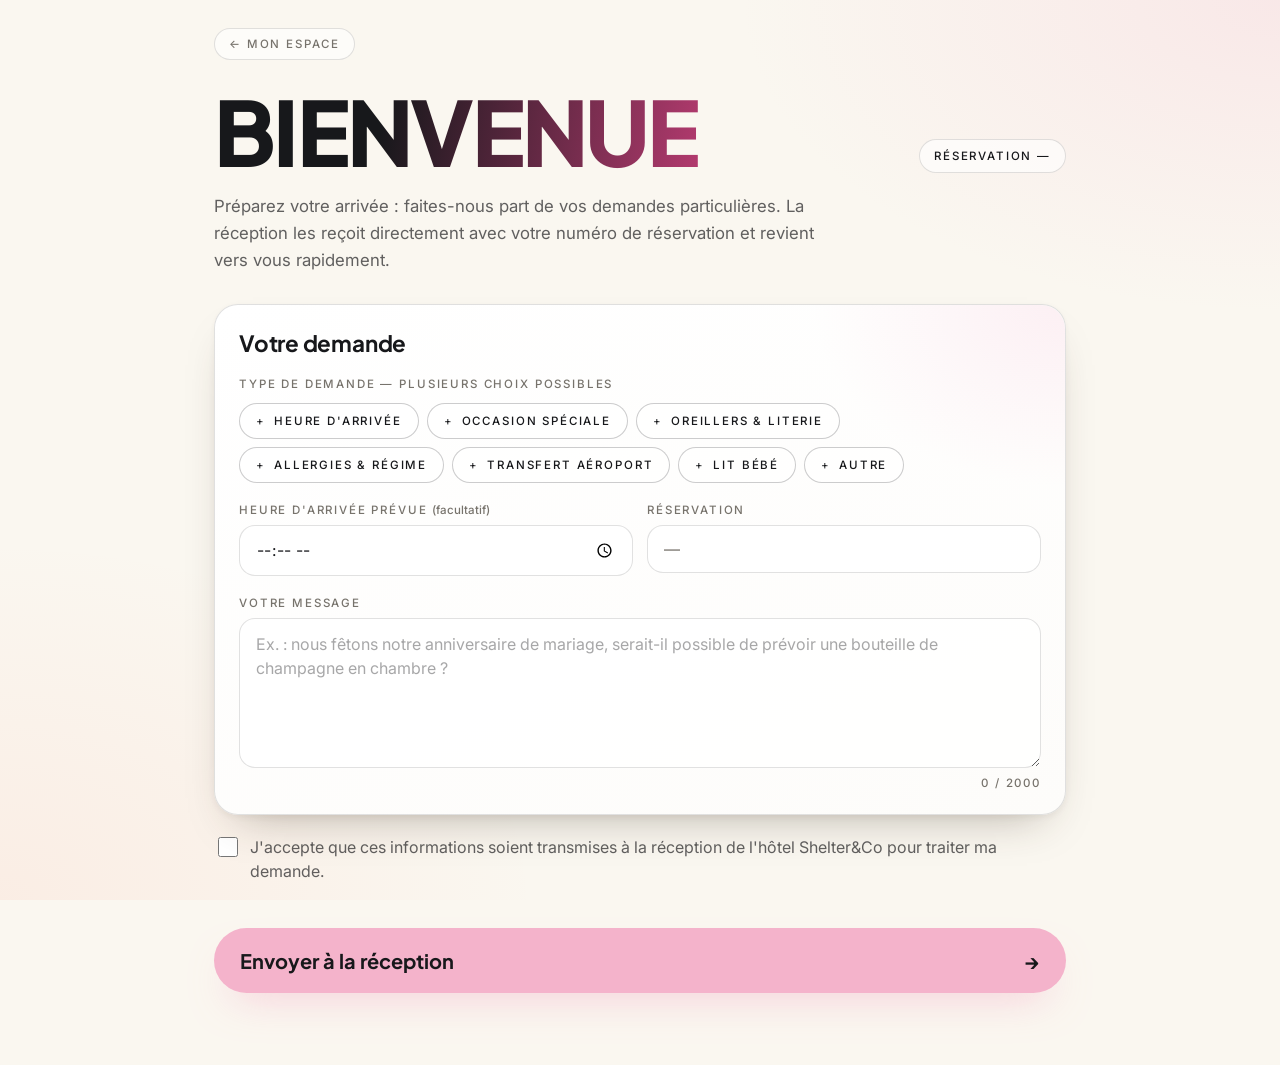
<file: welcome.html>
<!DOCTYPE html>
<html lang="fr">
<head>
  <meta charset="UTF-8">
  <meta name="viewport" content="width=device-width, initial-scale=1.0">
  <title>Bienvenue — Shelter&amp;Co</title>
  <script>
    // Arrivée depuis une tuile de Mon espace : le contenu arrive en glissant
    try {
      if (sessionStorage.getItem('lhg-portal')) document.documentElement.classList.add('portal-in');
      sessionStorage.removeItem('lhg-portal');
    } catch (e) {}
  </script>
  <link rel="preconnect" href="https://fonts.googleapis.com">
  <link rel="preconnect" href="https://fonts.gstatic.com" crossorigin>
  <link href="https://fonts.googleapis.com/css2?family=Plus+Jakarta+Sans:wght@500;600;700;800&family=Inter:wght@400;500;600&display=swap" rel="stylesheet">
  <link rel="stylesheet" href="assets/urbain.css">
  <style>
    :root { --accent: var(--rose); }

    main {
      max-width: 900px;
      margin: 0 auto;
      padding: 28px 24px 72px;
      animation: rise .8s var(--ease) both;
    }

    .back { margin-bottom: 28px; }

    .head {
      display: flex;
      justify-content: space-between;
      align-items: flex-end;
      gap: 16px;
      flex-wrap: wrap;
    }

    h1 {
      font-family: 'Plus Jakarta Sans', sans-serif;
      font-weight: 800;
      font-size: clamp(3rem, 9vw, 5.6rem);
      line-height: 0.95;
      letter-spacing: -0.03em;
      text-transform: uppercase;
      background: linear-gradient(100deg, var(--text) 35%, var(--rose-ink));
      -webkit-background-clip: text;
      background-clip: text;
      color: transparent;
    }

    .tag {
      padding: 9px 14px;
      border-radius: 999px;
      background: var(--glass);
      border: 1px solid var(--stroke);
      backdrop-filter: blur(14px);
      -webkit-backdrop-filter: blur(14px);
    }

    .intro {
      margin: 20px 0 30px;
      max-width: 620px;
      color: var(--text-2);
      font-size: 1.05rem;
      line-height: 1.6;
    }

    /* ---------- Formulaire ---------- */
    form { display: flex; flex-direction: column; gap: 16px; }

    .card {
      position: relative;
      overflow: hidden;
      isolation: isolate;
      padding: 24px;
      display: flex;
      flex-direction: column;
      gap: 20px;
      border-radius: var(--radius);
      background: var(--card-bg);
      border: 1px solid var(--stroke);
      backdrop-filter: blur(20px);
      -webkit-backdrop-filter: blur(20px);
      box-shadow: var(--shadow);
    }

    /* halo de couleur : dégradé qui épouse l'arrondi (pas de cercle flouté qui déborde) */
    .card::before {
      content: '';
      position: absolute;
      inset: 0;
      border-radius: inherit;
      background: radial-gradient(360px 260px at 100% 0%, color-mix(in srgb, var(--accent) 32%, transparent), transparent 70%);
      opacity: .6;
      z-index: -1;
      pointer-events: none;
      transition: opacity .45s ease;
    }

    .card h2 {
      font-family: 'Plus Jakarta Sans', sans-serif;
      font-weight: 700;
      font-size: 1.4rem;
      letter-spacing: -0.01em;
    }

    .row { display: grid; grid-template-columns: repeat(2, minmax(0, 1fr)); gap: 14px; }
    .row.three { grid-template-columns: repeat(3, minmax(0, 1fr)); }

    .field { display: flex; flex-direction: column; gap: 8px; min-width: 0; }
    .field label, .legend { color: var(--muted); }
    .field .opt { text-transform: none; letter-spacing: 0; }

    textarea { min-height: 150px; resize: vertical; line-height: 1.5; }

    .count { align-self: flex-end; color: var(--muted); }

    /* types de demande : cases à cocher en pastilles */
    .chips { display: flex; flex-wrap: wrap; gap: 8px; border: none; }
    .chips legend { margin-bottom: 12px; }

    .chip { position: relative; }
    .chip input { position: absolute; opacity: 0; width: 1px; height: 1px; }

    .chip span {
      display: inline-flex;
      align-items: center;
      gap: 8px;
      padding: 10px 16px;
      border-radius: 999px;
      border: 1px solid var(--stroke-2);
      background: var(--glass);
      color: var(--text);
      cursor: pointer;
      transition: background .25s ease, color .25s ease, border-color .25s ease, transform .3s var(--ease);
    }

    .chip span::before { content: '+'; font-weight: 400; width: 10px; }
    .chip span:hover { transform: translateY(-2px); background: var(--glass-2); }

    .chip input:checked + span {
      background: var(--rose);
      border-color: var(--rose);
      color: var(--on-accent);
    }

    .chip input:checked + span::before { content: '✓'; }
    .chip input:focus-visible + span { outline: 2px solid var(--rose); outline-offset: 3px; }

    .consent {
      display: flex;
      gap: 12px;
      align-items: flex-start;
      padding: 4px 4px 0;
      color: var(--text-2);
      line-height: 1.5;
      cursor: pointer;
    }

    .consent input {
      flex-shrink: 0;
      width: 20px;
      height: 20px;
      margin-top: 2px;
      accent-color: var(--rose);
    }

    .submit {
      display: flex;
      justify-content: space-between;
      align-items: center;
      padding: 20px 26px;
      border: none;
      border-radius: 999px;
      background: var(--rose);
      color: var(--on-accent);
      font-family: 'Plus Jakarta Sans', sans-serif;
      font-weight: 700;
      font-size: clamp(1.05rem, 2vw, 1.25rem);
      cursor: pointer;
      box-shadow: 0 20px 40px -18px color-mix(in srgb, var(--rose) 70%, transparent);
      transition: transform .45s var(--ease), filter .3s ease;
    }

    .submit:hover:not(:disabled) { transform: translateY(-4px); filter: brightness(1.05); }
    .submit:disabled { opacity: .55; cursor: wait; }

    .error { min-height: 1.2em; color: var(--coral-ink); }

    /* ---------- Confirmation ---------- */
    .done { display: none; margin-top: 28px; }
    .sent form, .sent .intro { display: none; }
    .sent .done { display: flex; animation: rise .6s var(--ease) both; }

    .done .tag { align-self: flex-start; }

    .done .big {
      font-family: 'Plus Jakarta Sans', sans-serif;
      font-weight: 800;
      font-size: clamp(2.2rem, 6vw, 3.4rem);
      line-height: 0.95;
      letter-spacing: -0.02em;
      color: var(--rose-ink);
    }

    .done .summary { list-style: none; }

    .done .summary li {
      display: flex;
      justify-content: space-between;
      gap: 16px;
      padding: 12px 0;
      border-top: 1px solid var(--stroke);
    }

    .done .summary li:first-child { border-top: none; }
    .done .summary .k { color: var(--muted); flex-shrink: 0; }
    .done .summary .v { text-align: right; overflow-wrap: anywhere; color: var(--text); }

    .done .btn { align-self: flex-start; }

    @media (max-width: 760px) {
      main { padding: 22px 16px 56px; }
      .card { padding: 18px; }
      .row, .row.three { grid-template-columns: minmax(0, 1fr); }
    }

  </style>
</head>
<body>

  <main id="main">
    <a class="back mono" id="back" href="shelter-co.html#espace">← Mon espace</a>

    <div class="head">
      <h1>Bienvenue</h1>
      <span class="tag mono" id="ref-tag">Réservation —</span>
    </div>

    <p class="intro">Préparez votre arrivée : faites-nous part de vos demandes particulières. La réception les reçoit directement avec votre numéro de réservation et revient vers vous rapidement.</p>

    <form id="form" novalidate>
      <section class="card">
        <h2>Votre demande</h2>

        <fieldset class="chips" id="types">
          <legend class="legend mono">Type de demande — plusieurs choix possibles</legend>
        </fieldset>

        <div class="row">
          <div class="field">
            <label class="mono" for="arrival">Heure d'arrivée prévue <span class="opt">(facultatif)</span></label>
            <input type="time" id="arrival" name="arrival">
          </div>
          <div class="field">
            <label class="mono" for="reservation">Réservation</label>
            <input type="text" id="reservation" readonly>
          </div>
        </div>

        <div class="field">
          <label class="mono" for="message">Votre message</label>
          <textarea id="message" name="message" maxlength="2000"
                    placeholder="Ex. : nous fêtons notre anniversaire de mariage, serait-il possible de prévoir une bouteille de champagne en chambre ?"></textarea>
          <span class="count mono" id="count">0 / 2000</span>
        </div>
      </section>

      <label class="consent">
        <input type="checkbox" id="consent" required>
        <span>J'accepte que ces informations soient transmises à la réception de l'hôtel Shelter&amp;Co pour traiter ma demande.</span>
      </label>

      <p class="error mono" id="error" role="alert"></p>

      <button class="submit" id="submit" type="submit">
        <span>Envoyer à la réception</span><span aria-hidden="true">→</span>
      </button>
    </form>

    <section class="card done" id="done" aria-live="polite">
      <span class="tag mono" style="align-self:flex-start" id="done-id">Demande</span>
      <div class="big">Demande envoyée</div>
      <p id="done-text"></p>
      <ul class="summary mono" id="summary"></ul>
      <button class="btn mono" id="again" type="button">Envoyer une autre demande</button>
    </section>
  </main>

  <script>
    const TYPES = [
      "Heure d'arrivée",
      'Occasion spéciale',
      'Oreillers & literie',
      'Allergies & régime',
      'Transfert aéroport',
      'Lit bébé',
      'Autre',
    ];

    // Site en ligne (GitHub Pages) : pas de serveur serveur.py, donc pas d'API /api/…
    const HAS_SERVER = ['localhost', '127.0.0.1', '[::1]'].includes(location.hostname);
    const ref = new URLSearchParams(location.search).get('ref') || '';
    const $ = (id) => document.getElementById(id);

    if (ref) {
      $('ref-tag').textContent = 'Réservation n° ' + ref;
      $('back').href = 'shelter-co.html?ref=' + encodeURIComponent(ref) + '#espace';
    }
    $('reservation').value = ref ? 'N° ' + ref : '—';

    // Arrivée depuis « Réserver » d'une activité (Mon profil > Mon portefeuille)
    const activite = new URLSearchParams(location.search).get('activite');
    if (activite) {
      $('message').value = `Je souhaite réserver l’activité : ${activite.slice(0, 200)}.\nCréneau souhaité : `;
      $('count').textContent = `${$('message').value.length} / 2000`;
    }

    // étiquettes des types de demande
    TYPES.forEach((t, i) => {
      const label = document.createElement('label');
      label.className = 'chip';
      label.innerHTML = `<input type="checkbox" name="types" id="type-${i}"><span class="mono"></span>`;
      label.querySelector('input').value = t;
      label.querySelector('span').textContent = t;
      $('types').appendChild(label);
    });

    // le message d'erreur disparaît dès que le client corrige le formulaire
    $('form').addEventListener('input', () => { $('error').textContent = ''; });
    $('form').addEventListener('change', () => { $('error').textContent = ''; });

    $('message').addEventListener('input', () => {
      $('count').textContent = `${$('message').value.length} / 2000`;
    });

    function fail(text, field) {
      $('error').textContent = text;
      if (field) field.focus();
    }

    $('form').addEventListener('submit', async (e) => {
      e.preventDefault();
      $('error').textContent = '';

      const data = {
        ref,
        arrival: $('arrival').value,
        types: [...document.querySelectorAll('input[name="types"]:checked')].map((c) => c.value),
        message: $('message').value.trim(),
        consent: $('consent').checked,
      };

      // vérifications rapides (le serveur revérifie tout)
      if (!data.types.length && !data.message) return fail('Choisissez au moins un type de demande ou écrivez un message.', $('message'));
      if (!data.consent) return fail('Merci d’accepter la transmission de votre demande à la réception.', $('consent'));

      // site en ligne sans serveur : la demande est seulement enregistrée (démonstration)
      if (!HAS_SERVER) {
        const d = new Date();
        const id = 'W-' + d.toISOString().slice(0, 10).replace(/-/g, '') + '-' + Math.random().toString(16).slice(2, 8).toUpperCase();
        return showDone(id, data, false);
      }

      $('submit').disabled = true;
      $('submit').firstElementChild.textContent = 'Envoi en cours…';

      try {
        const response = await fetch('/api/welcome', {
          method: 'POST',
          headers: { 'Content-Type': 'application/json' },
          body: JSON.stringify(data),
        });
        const result = await response.json().catch(() => ({}));
        if (!response.ok || !result.ok) {
          throw new Error(result.error || 'Envoi impossible pour le moment. Merci de contacter la réception.');
        }
        showDone(result.id, data, result.emailed);
      } catch (err) {
        fail(err instanceof TypeError
          ? 'Envoi impossible : le site doit être ouvert via le serveur (serveur.py).'
          : err.message);
      } finally {
        $('submit').disabled = false;
        $('submit').firstElementChild.textContent = 'Envoyer à la réception';
      }
    });

    function showDone(id, data, emailed) {
      $('done-id').textContent = 'Demande n° ' + id;
      // sans e-mail configuré côté serveur, la demande est seulement enregistrée
      $('done-text').textContent = emailed
        ? 'Merci ! La réception a bien reçu votre demande et reviendra vers vous rapidement.'
        : 'Merci ! Votre demande est bien enregistrée.';
      const rows = [
        ['Type(s)', data.types.join(', ') || '—'],
        ['Arrivée prévue', data.arrival || '—'],
        ['Message', data.message || '—'],
      ];
      $('summary').innerHTML = '';
      rows.forEach(([k, v]) => {
        const li = document.createElement('li');
        li.innerHTML = '<span class="k"></span><span class="v"></span>';
        li.querySelector('.k').textContent = k;
        li.querySelector('.v').textContent = v;
        $('summary').appendChild(li);
      });
      document.body.classList.add('sent');
      scrollTo({ top: 0, behavior: 'smooth' });
    }

    $('again').addEventListener('click', () => {
      document.querySelectorAll('input[name="types"]').forEach((c) => (c.checked = false));
      $('message').value = '';
      $('arrival').value = '';
      $('count').textContent = '0 / 2000';
      document.body.classList.remove('sent');
    });
  
  </script>
</body>
</html>
</file>
<file: assets/urbain.css>
/* ==========================================================================
   Shelter&Co — charte « urbaine » commune aux pages de l'espace client
   Fond ivoire, texte graphite, verre dépoli, bords arrondis, touches de couleur.
   ========================================================================== */

:root {
  --bg: #FAF7F0;     /* blanc ivoire */
  --bg-2: #F1ECE2;
  --text: #17181B;       /* graphite */
  --text-2: rgba(23, 24, 27, 0.68);
  --muted: #77736C;
  --glass: rgba(255, 255, 255, 0.62);
  --glass-2: rgba(255, 255, 255, 0.9);
  --stroke: rgba(23, 24, 27, 0.13);
  --stroke-2: rgba(23, 24, 27, 0.22);
  --card-bg: linear-gradient(160deg, #FFFFFF, #FDFCFA);
  --on-accent: #17181B;  /* texte posé sur une couleur d'accent */
  --coral: #FF7A59;
  --lime: #D5F36B;
  --blue: #6FA0FF;
  --violet: #B79BFF;
  /* versions foncées des accents, lisibles en texte sur l'ivoire */
  --coral-ink: #C9471F;
  --lime-ink: #5E7F0A;
  --mint: #5CCFAE;           /* Bienvenue : vert menthe, pastel comme le bleu et le violet */
  --mint-ink: #1D8466;
  --rose: #F4B3CB;           /* Mes avantages : rose poudré */
  --rose-ink: #B23A6E;
  --blue-ink: #2F62D6;
  --violet-ink: #6D4FD8;
  --accent: var(--blue);            /* couleur de la page, redéfinie par page */
  --radius: 24px;
  --radius-sm: 16px;
  --ease: cubic-bezier(.2, .7, .2, 1);
  --shadow: 0 2px 6px rgba(60, 45, 30, 0.06), 0 22px 44px -24px rgba(60, 45, 30, 0.38);
  --shadow-up: 0 30px 60px -24px color-mix(in srgb, var(--accent) 40%, transparent);
}

* { margin: 0; padding: 0; box-sizing: border-box; }

/* pas de surlignage gris au toucher sur mobile */
* { -webkit-tap-highlight-color: transparent; }

html { background: var(--bg); }

body {
  min-height: 100vh;
  background:
    radial-gradient(900px 520px at 100% 0%, color-mix(in srgb, var(--accent) 22%, transparent), transparent 60%),
    radial-gradient(900px 600px at 0% 100%, rgba(255, 122, 89, 0.08), transparent 60%),
    var(--bg);
  background-attachment: fixed;
  color: var(--text);
  font-family: 'Inter', system-ui, sans-serif;
  -webkit-font-smoothing: antialiased;
}

a { color: inherit; }

/* Petites étiquettes en capitales (remplace l'ancienne police mono) */
.mono {
  font-family: 'Inter', system-ui, sans-serif;
  font-size: 0.72rem;
  font-weight: 500;
  letter-spacing: 0.16em;
  text-transform: uppercase;
}

.amp {
  background: linear-gradient(120deg, var(--coral), var(--violet) 55%, var(--blue));
  -webkit-background-clip: text;
  background-clip: text;
  color: transparent;
}

/* ---------- Titres et retour ---------- */
.back {
  display: inline-flex;
  align-items: center;
  gap: 8px;
  padding: 8px 14px;
  border-radius: 999px;
  border: 1px solid var(--stroke);
  background: var(--glass);
  color: var(--muted);
  text-decoration: none;
  transition: color .2s ease, background .2s ease;
}

.back:hover { color: var(--text); background: var(--glass-2); }

.page-title {
  font-family: 'Plus Jakarta Sans', sans-serif;
  font-weight: 800;
  font-size: clamp(2.4rem, 7vw, 4.6rem);
  line-height: 0.95;
  letter-spacing: -0.03em;
}

.eyebrow {
  display: inline-flex;
  align-items: center;
  gap: 8px;
  color: var(--muted);
  margin-bottom: 12px;
}

.eyebrow::before {
  content: '';
  width: 8px;
  height: 8px;
  border-radius: 50%;
  background: var(--accent);
  box-shadow: 0 0 12px var(--accent);
}

/* ---------- Surfaces en verre ---------- */
.glass {
  border-radius: var(--radius);
  background: var(--card-bg);
  border: 1px solid var(--stroke);
  backdrop-filter: blur(20px);
  -webkit-backdrop-filter: blur(20px);
  box-shadow: var(--shadow);
}

.pill {
  display: inline-flex;
  align-items: center;
  gap: 8px;
  padding: 8px 14px;
  border-radius: 999px;
  background: var(--glass);
  border: 1px solid var(--stroke);
  backdrop-filter: blur(14px);
  -webkit-backdrop-filter: blur(14px);
  color: var(--text);
}

.pill.accent {
  background: color-mix(in srgb, var(--accent) 18%, transparent);
  border-color: color-mix(in srgb, var(--accent) 45%, transparent);
}

/* ---------- Boutons ---------- */
.btn {
  display: inline-flex;
  align-items: center;
  justify-content: center;
  gap: 10px;
  padding: 11px 18px;
  border-radius: 999px;
  border: 1px solid var(--stroke-2);
  background: var(--glass);
  color: var(--text);
  text-decoration: none;
  cursor: pointer;
  transition: background .25s ease, color .25s ease, border-color .25s ease, transform .35s var(--ease);
}

.btn:hover { background: var(--glass-2); transform: translateY(-2px); }

.btn-primary {
  border: none;
  background: var(--accent);
  color: var(--on-accent);
  font-weight: 600;
  box-shadow: 0 14px 30px -14px color-mix(in srgb, var(--accent) 70%, transparent);
}

.btn-primary:hover:not(:disabled) { background: color-mix(in srgb, var(--accent) 85%, white); }

button:focus-visible, a:focus-visible, input:focus-visible, textarea:focus-visible {
  outline: 2px solid var(--accent);
  outline-offset: 3px;
}

/* ---------- Champs de formulaire ---------- */
.input, input[type="text"], input[type="email"], input[type="tel"], input[type="time"], input[type="number"], textarea {
  width: 100%;
  padding: 13px 16px;
  border-radius: var(--radius-sm);
  border: 1px solid var(--stroke);
  background: rgba(255, 255, 255, 0.8);
  color: var(--text);
  font-family: 'Inter', sans-serif;
  font-size: 1rem;
  outline: none;
  transition: border-color .2s ease, background .2s ease, box-shadow .2s ease;
  color-scheme: light;
}

input::placeholder, textarea::placeholder { color: rgba(23, 24, 27, 0.38); }

input:focus, textarea:focus {
  border-color: color-mix(in srgb, var(--accent) 70%, transparent);
  background: #fff;
  box-shadow: 0 0 0 4px color-mix(in srgb, var(--accent) 18%, transparent);
  outline: none;
}

input[readonly] { color: var(--muted); }

/* ---------- Animations ---------- */
@keyframes rise {
  from { opacity: 0; transform: translateY(16px); }
  to   { opacity: 1; transform: none; }
}

@media (prefers-reduced-motion: reduce) {
  *, *::before, *::after { animation-duration: .01ms !important; transition-duration: .01ms !important; }
}

/* espace des milliers bien visible dans les grands chiffres (1 500, 12 480) */
.big, .date, .stat, .pts { word-spacing: 0.14em; }

/* ---------- Statut Silver : rendu argenté métallique ---------- */
.silver {
  background: linear-gradient(135deg, #FDFDFE 0%, #DCDFE4 32%, #AEB4BD 55%, #E8EAEE 78%, #C3C8CF 100%) !important;
  border: 1px solid #A3A9B2 !important;
  color: #2B2E34 !important;
  text-shadow: 0 1px 0 rgba(255, 255, 255, 0.65);
  box-shadow: inset 0 1px 0 rgba(255, 255, 255, 0.9), 0 6px 16px -8px rgba(90, 96, 106, 0.55);
}

.silver::before, .silver .dot {
  background: radial-gradient(circle at 35% 30%, #FFFFFF, #B9BEC6 55%, #7D838D) !important;
  box-shadow: 0 0 6px rgba(160, 166, 176, 0.9) !important;
}

/* mot « Silver » en texte argenté */
.silver-text {
  background: linear-gradient(120deg, #5C626B 0%, #9AA0A9 40%, #4F555E 70%, #858B94 100%);
  -webkit-background-clip: text;
  background-clip: text;
  color: transparent;
  font-weight: 600;
}

/* sur photo ou fond sombre : argent clair */
.silver-text.on-dark {
  background: linear-gradient(120deg, #F4F5F7 0%, #C5CAD1 45%, #FFFFFF 70%, #AEB4BD 100%);
  -webkit-background-clip: text;
  background-clip: text;
}

/* ---------- Arrivée depuis une tuile de Mon espace ---------- */
.portal-in main:not(.content), .portal-in .layout {
  animation: portal-rise .75s .05s var(--ease) both;
}

@keyframes portal-rise {
  from { opacity: 0; transform: translateY(28px) scale(.985); }
  to   { opacity: 1; transform: none; }
}
</file>
